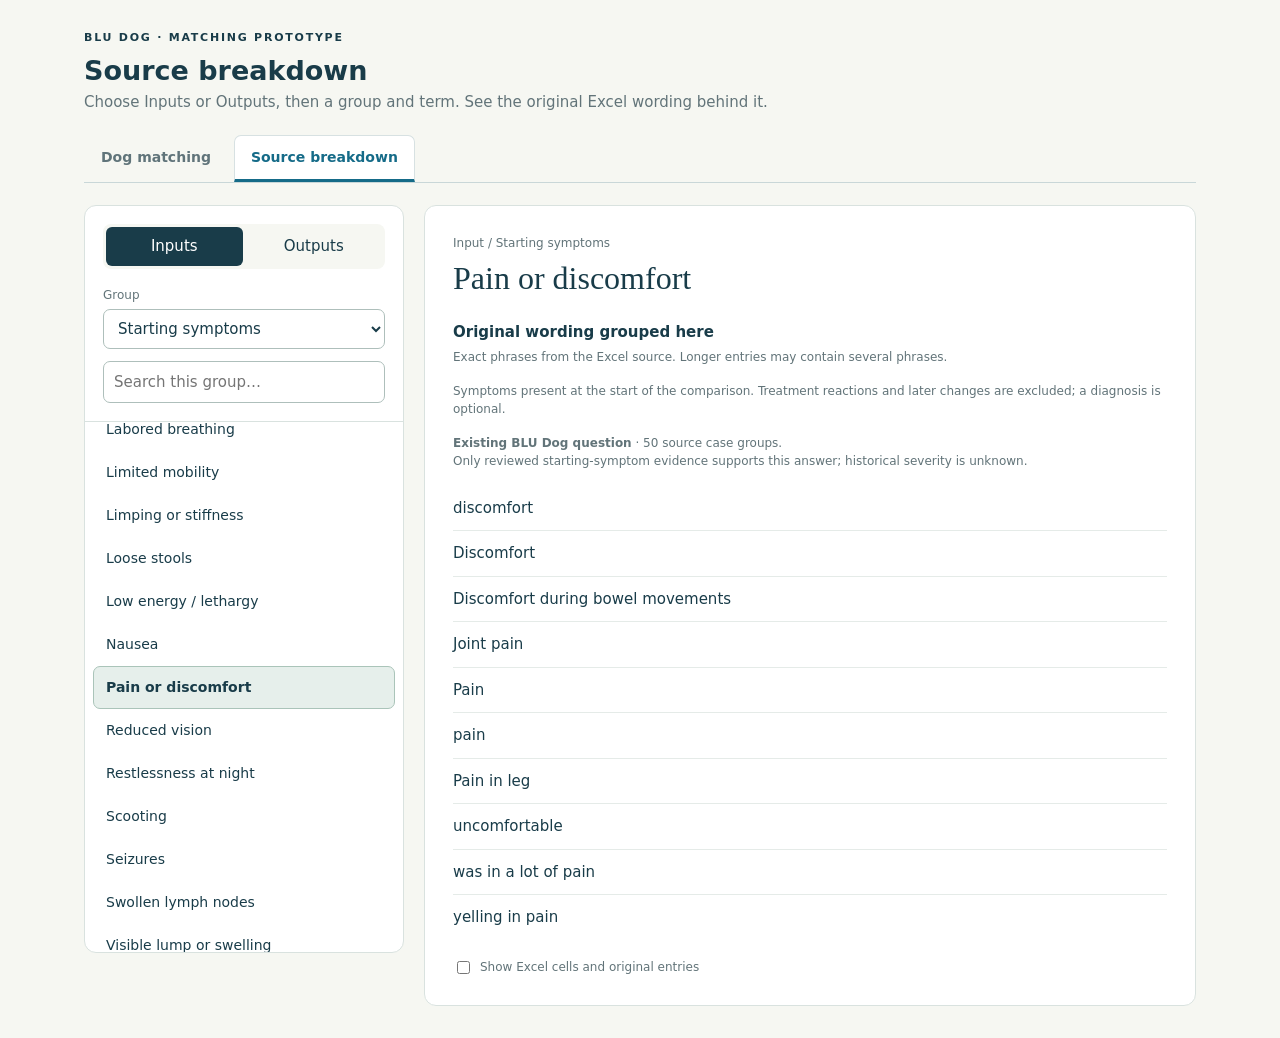
<file: index.html>
<!doctype html>
<html lang="en">
<head>
<meta charset="utf-8"><meta name="viewport" content="width=device-width,initial-scale=1">
<title>BLU Dog · Source breakdown</title><link rel="icon" href="data:,">
<style>
:root{--ink:#193c49;--muted:#627479;--line:#d9e2df;--paper:#f6f7f2;--selected:#e6efeb}
*{box-sizing:border-box}body{margin:0;background:var(--paper);color:var(--ink);font:15px/1.5 system-ui,sans-serif}
button,input,select,summary{font:inherit}button,summary{cursor:pointer}button{color:inherit}button:focus-visible,input:focus-visible,select:focus-visible,summary:focus-visible{outline:3px solid #b87f35;outline-offset:2px}
header{max-width:1160px;margin:auto;padding:30px 24px 22px}.brand{font-size:11px;font-weight:800;letter-spacing:.16em}
h1{font-size:27px;margin:8px 0 4px;line-height:1.2}header p{color:var(--muted);margin:0}
main{max-width:1160px;margin:0 auto 32px;padding:0 24px;display:grid;grid-template-columns:320px minmax(0,1fr);gap:20px;align-items:start}
.picker,.detail{background:white;border:1px solid var(--line);border-radius:12px;min-width:0}
.controls{padding:18px;border-bottom:1px solid var(--line)}.tabs{display:flex;background:var(--paper);border-radius:8px;padding:3px;margin-bottom:17px;gap:3px}
.tabs button{flex:1;border:0;background:transparent;border-radius:6px;padding:8px}.tabs button[aria-pressed=true]{background:var(--ink);color:white}
.controls label{display:block;font-size:12px;color:var(--muted);margin-bottom:5px}.controls select,.controls input{width:100%;border:1px solid #aebfbb;background:white;color:var(--ink);border-radius:7px;padding:9px 10px}
.controls input{margin-top:12px}.term-list{position:relative;padding:8px;max-height:calc(100vh - 370px);min-height:260px;overflow-y:auto;scrollbar-width:thin}
.term{display:block;width:100%;border:1px solid transparent;background:none;padding:10px 12px;border-radius:7px;text-align:left;font-size:14px;overflow-wrap:anywhere}
.term:hover{background:#f2f5f1}.term[aria-pressed=true]{background:var(--selected);border-color:#aac4b9;font-weight:650}.empty{padding:16px;color:var(--muted);font-size:14px}
.detail{padding:28px;position:sticky;top:20px}.breadcrumb{font-size:12px;color:var(--muted);margin:0 0 8px}
h2{font:32px/1.15 Georgia,serif;margin:0 0 24px;overflow-wrap:anywhere}h3{font-size:15px;margin:0 0 4px}
.hint{color:var(--muted);font-size:12px;margin:0 0 16px}.wordings{padding:0;margin:0;list-style:none}
.wording{padding:11px 0;border-bottom:1px solid #e5ebe8;overflow-wrap:anywhere;white-space:pre-wrap}.wording:last-child{border:0}
.source-toggle{display:flex;align-items:center;gap:7px;font-size:12px;color:var(--muted);margin:18px 0 0;cursor:pointer}.source-toggle input{accent-color:var(--ink)}
.sources{font-size:12px;color:var(--muted);padding-top:8px;white-space:normal}.sources p{margin:5px 0}.sources details{margin:7px 0}.sources summary{color:var(--ink)}
.original{white-space:pre-wrap;padding:10px;border-left:2px solid var(--line);margin:6px 0;overflow-wrap:anywhere}
.subgroups{border-top:1px solid var(--line);margin-top:20px;padding-top:16px}.subgroups p{font-size:12px;color:var(--muted);margin:0 0 7px}.subgroups button{background:var(--paper);border:1px solid var(--line);border-radius:6px;padding:6px 9px;font-size:12px;margin:4px 5px 0 0;text-align:left}
.footnote{font-size:12px;color:var(--muted);margin-top:22px}.mobile-back{display:none}
@media(max-width:720px){header{padding:22px 16px 18px}h1{font-size:24px}header p{font-size:14px}main{grid-template-columns:1fr;padding:0 16px}.detail{position:static;padding:22px}.term-list{max-height:280px;min-height:120px}.mobile-back{display:block;border:0;background:none;color:var(--muted);padding:0;margin-bottom:16px;font-size:12px}}
.review-tabs{display:flex;gap:6px;border-bottom:1px solid #c9d7d8;margin-top:22px}.review-tabs a{padding:11px 16px;border:1px solid transparent;border-bottom:3px solid transparent;border-radius:7px 7px 0 0;color:#60747a;text-decoration:none;font-size:14px;font-weight:650}.review-tabs a:hover{background:#edf2ee;color:#193c49}.review-tabs a[aria-current=page]{background:white;border-color:#d7e1e2;border-bottom-color:#156b88;color:#156b88}.review-tabs a:focus-visible{outline:3px solid #b87f35;outline-offset:2px}@media(max-width:520px){.review-tabs a{padding:10px 12px;font-size:13px}}
</style>
</head>
<body>
<header><div class="brand">BLU DOG · MATCHING PROTOTYPE</div><h1>Source breakdown</h1><p>Choose Inputs or Outputs, then a group and term. See the original Excel wording behind it.</p><nav class="review-tabs" aria-label="Review sections"><a href="./questionnaire.html">Dog matching</a><a href="./index.html" aria-current="page">Source breakdown</a></nav></header>
<main>
 <section class="picker" aria-label="Choose a grouped term">
  <div class="controls">
   <div class="tabs" aria-label="Input or output"><button data-side="inputs" aria-pressed="true">Inputs</button><button data-side="outputs" aria-pressed="false">Outputs</button></div>
   <label for="group">Group</label><select id="group"></select>
   <input id="search" type="search" aria-label="Search terms in this group" placeholder="Search this group…">
  </div>
  <div id="terms" class="term-list"></div>
 </section>
 <section id="detail" class="detail" aria-label="Original wording"></section>
</main>
<script id="grouping-data" type="application/json">{"inputs": [{"id": "input.diagnosis", "label": "Diagnosis", "members": ["diagnosis.source_abdominal", "diagnosis.source_acute_leukemia", "cancer.acute_lymphoblastic_leukemia", "cancer.adenocarcinoma", "diagnosis.source_anal_gland_adenocarcinoma", "diagnosis.source_anal_gland_carcinoma", "diagnosis.source_anal_gland_tumor", "diagnosis.source_anal_sac_carcinoma", "diagnosis.source_apocrine_gland_adenocarcinoma", "cancer.b_cell_lymphoma", "diagnosis.source_basal_cell_carcinoma", "diagnosis.source_basosquamous_carcinoma", "diagnosis.source_bladder", "diagnosis.source_breast", "cancer.any", "cancer.adrenal_unspecified", "cancer.anal_unspecified", "cancer.bone_unspecified", "cancer.brain_unspecified", "cancer.intestinal_unspecified", "cancer.liver_unspecified", "cancer.lung_unspecified", "cancer.stomach_unspecified", "cancer.carcinoma", "diagnosis.source_carotid_body_tumor", "diagnosis.source_chondrosarcoma", "diagnosis.source_colon", "diagnosis.source_colorectal", "diagnosis.source_cutaneous_plasmacytosis", "cancer.cutaneous_t_cell_lymphoma", "diagnosis.source_eye", "diagnosis.source_fatty_tumor", "diagnosis.source_fatty_tumors", "diagnosis.source_fibrosarcoma", "diagnosis.source_gastrointestinal_stromal_tumor", "cancer.glioma", "diagnosis.source_gum", "cancer.hemangiosarcoma", "diagnosis.source_hepatocellular_carcinoma", "diagnosis.source_histiocytic_sarcoma", "diagnosis.source_intestinal_lymphoma", "diagnosis.source_intramuscular_hemangiosarcoma", "diagnosis.source_large_b_cell_lymphoma", "diagnosis.source_large_cell_lymphoma", "diagnosis.source_large_gastric_histiocytic_sarcoma", "diagnosis.source_leiomyosarcoma", "cancer.leukemia", "diagnosis.source_lipoma", "diagnosis.source_lipomas", "diagnosis.source_lymphangiosarcoma", "cancer.lymphatic_leukemia", "diagnosis.source_lymphoblastic_lymphoma", "cancer.lymphoma", "diagnosis.source_malignant_melanoma", "diagnosis.source_mammary", "cancer.mast_cell_tumor", "diagnosis.source_medium_sarcoma", "cancer.melanoma", "diagnosis.source_mesothelioma", "diagnosis.source_multilobular_tumor_of_bone", "diagnosis.source_myelodysplasia_syndrome", "diagnosis.source_nasal", "diagnosis.source_nasal_adenocarcinoma", "diagnosis.source_nasal_sarcoma", "diagnosis.source_nicitans_gland_adenocarcinoma", "diagnosis.source_oral", "diagnosis.source_oral_melanoma", "diagnosis.source_oral_melanoma_spindle_cell", "diagnosis.source_osteoma", "cancer.osteosarcoma", "diagnosis.source_pancreatic", "diagnosis.source_pancreatic_adenocarcinoma", "diagnosis.source_peripheral_nerve_sheath_tumor", "diagnosis.source_plasmacytoma", "diagnosis.source_primary_mediastinal_t_cell_lymphoma", "diagnosis.source_prostate", "diagnosis.source_rectal", "diagnosis.source_renal_cell_carcinoma", "cancer.sarcoma_unspecified", "diagnosis.source_skin", "cancer.soft_tissue_sarcoma", "diagnosis.source_spindle_cell_carcinoma", "diagnosis.source_spindle_cell_sarcoma", "diagnosis.source_spine", "diagnosis.source_spleen", "diagnosis.source_squamous_cell_carcinoma", "diagnosis.source_subcutaneous_epithelial_lymphoma", "diagnosis.source_t_cell_lymphoma", "diagnosis.source_t_zone_lymphoma", "diagnosis.source_testicular", "diagnosis.source_throat", "diagnosis.source_thymoma", "diagnosis.source_thyroid", "diagnosis.source_thyroid_carcinoma", "cancer.transitional_cell_carcinoma"]}, {"id": "input.symptoms", "label": "Starting symptoms", "members": ["sign.anal_leakage", "sign.anxiety", "sign.appetite_loss", "sign.mouth_pain", "sign.bleeding_bruising", "sign.cough", "sign.diarrhea", "sign.difficulty_swallowing", "sign.urinary_difficulty", "sign.excessive_thirst", "sign.fever_infection", "sign.foot_chewing", "sign.frequent_urination", "sign.unwell", "sign.incontinence", "sign.inflammation", "sign.skin_irritation", "sign.breathing_difficulty", "sign.mobility_limited", "sign.limping_or_stiffness", "sign.loose_stools", "sign.low_energy", "sign.nausea", "sign.pain_or_discomfort", "sign.reduced_vision", "sign.night_restlessness", "sign.scooting", "sign.seizures", "sign.enlarged_lymph_nodes", "sign.lump_swelling", "sign.vomiting", "sign.weight_loss"], "note": "Symptoms present at the start of the comparison. Treatment reactions and later changes are excluded; a diagnosis is optional."}, {"id": "input.findings", "label": "Veterinary findings — not matched", "members": ["sign.liver_values_increasing"], "note": "Retained for source review. These are veterinary findings, not symptom inputs."}, {"id": "input.breed", "label": "Breed", "members": ["breed.source_airedale_terrier", "breed.alaskan_malamute", "breed.source_american_bulldog", "breed.source_american_pitbull_terrier", "breed.source_american_staffordshire_terrier", "breed.source_aussie", "breed.aussie_mix", "breed.source_australian_shepherd", "breed.source_australian_shepherd_mix", "breed.source_australian_shepherd_border_collie", "breed.source_basset_hound", "breed.source_basset_mix", "breed.source_basset_pitbull", "breed.source_basset_beagle", "breed.source_beabull", "breed.beagle", "breed.source_beagle_mix", "breed.source_beagle_golden_retriever", "breed.source_beauceron", "breed.source_belgian_sheepdog", "breed.source_belgian_shepherd_labrador_retriever_mix", "breed.source_bernese_mountain_dog", "breed.source_bichon", "breed.source_bichon_fris", "breed.source_boerboel_mastiff", "breed.border_collie", "breed.source_boston_terrier_brittany_spaniel_mix_with_some_pug", "breed.source_bouvier_des_flandres", "breed.source_boxer", "breed.source_boxer_mix", "breed.source_bull_mastiff", "breed.source_bull_terrier", "breed.source_bulldog", "breed.source_bully_mix", "breed.source_chihuahua", "breed.source_chihuahua_mix", "breed.source_chow_shar_pei_cross", "breed.source_cocker_spaniel", "breed.source_collie_mix", "breed.source_corgi", "breed.source_corsican", "breed.coton_de_tulear", "breed.source_crossbreed", "breed.dachshund", "breed.source_dalmatian", "breed.source_daschund_x_scottish_terrier", "breed.source_doberman", "breed.source_double_dapple_dashshund", "breed.source_doxie", "breed.source_english_bulldog", "breed.source_english_cocker_spaniel", "breed.source_english_pointer", "breed.source_english_sheepdog", "breed.source_flat_coated_retriever", "breed.source_french_bulldog", "breed.german_shepherd", "breed.source_german_shepherd_cross", "breed.source_german_shorthaired_pointer", "breed.source_glen_of_imaal_terrier", "breed.source_goldador_golden_retriever_labrador", "breed.source_golden_doodle", "breed.source_golden_lab", "breed.source_golden_retriever", "breed.source_golden_retriever_english_pointer", "breed.source_great_dane", "breed.source_great_pyrenees", "breed.greyhound", "breed.source_havanese_chihuahua", "breed.source_hawaiian_poi_dog", "breed.source_huskey", "breed.source_husky", "breed.source_husky_mix", "breed.source_husky_retriever_mix", "breed.source_husky_catahoula", "breed.source_italian_greyhound", "breed.source_jack_russell_terrier", "breed.source_jack_russell_pitbull_mix", "breed.source_kelpie", "breed.source_lab_dutch", "breed.source_lab_pitbull", "breed.source_lab_pit_mix", "breed.labrador_retriever", "breed.labrador_mix", "breed.source_lhasa_apso", "breed.source_maltese", "breed.maltese_shih_tzu_mix", "breed.source_mastiff", "breed.source_mastiff_mix", "breed.source_mini_schnauzer", "breed.source_miniature_pinscher", "breed.source_miniature_schnauzer", "breed.source_minpin", "breed.mixed_unspecified", "breed.source_mixed_breed", "breed.source_mutt_with_doberman_bulldog_and_husky_contributions", "breed.source_newfie_mix", "breed.source_old_english_sheepdog", "breed.source_papillon", "breed.source_part_lab", "breed.source_pit_bull_mix", "breed.source_pit_lab_mix", "breed.source_pitbull_mix", "breed.source_pitbull_shar_pei_mix", "breed.pitbull_unspecified", "breed.source_pom", "breed.source_pomeranian", "breed.source_poodle", "breed.poodle_mix", "breed.source_pug", "breed.pyrenees_unspecified", "breed.source_rat_terrier", "breed.source_retriever", "breed.source_retriever_mix", "breed.source_rhodesian_ridgeback", "breed.source_ridgeback", "breed.rottweiler", "breed.source_rottweiler_cross", "breed.source_schipperke", "breed.source_schnauzer", "breed.source_scottish_terrier", "breed.source_scotty", "breed.source_sheltie", "breed.source_shepherd", "breed.source_shepherd_boxer", "breed.source_shepherd_mix", "breed.source_shiba_inu", "breed.shih_tzu", "breed.source_siberian_husky", "breed.source_siberian_husky_wolf_mix", "breed.source_silky_terrier", "breed.source_st_bernard", "breed.source_staffordshire", "breed.source_staffordshire_bullheaded", "breed.source_staffordshire_terrier", "breed.source_standard_poodle", "breed.source_terrier", "breed.source_tibetan_terrier", "breed.source_toy_australian_shepherd", "breed.source_toy_fox_terrier", "breed.source_toy_terrier", "breed.west_highland_white_terrier", "breed.source_white_shepherd", "breed.source_wiener", "breed.source_yorkie", "breed.source_yorkshire_terrier"]}, {"id": "input.sex", "label": "Sex", "members": ["sex.female", "sex.male"]}, {"id": "input.age", "label": "Age at diagnosis", "members": ["value.age_diagnosis"]}, {"id": "input.weight", "label": "Weight", "members": ["value.weight"]}], "outputs": [{"id": "cat.plant", "label": "Plant therapeutics", "members": ["tx.apricot_seeds", "tx.bone_broth_turmeric", "tx.brady_senior", "tx.cannabis_oil", "tx.cannabis", "tx.cbd_feco", "tx.cbd_honey", "tx.cbd_nano_powder", "tx.cbd_oil", "tx.chinese_herbs", "tx.critical_immune_defense", "tx.curcumin", "tx.essiac", "tx.frankincense_copaiba_capsule", "tx.frankincense_oil", "tx.green_tea_extract", "tx.stasis_breaker", "tx.milk_thistle", "tx.slippery_elm", "tx.thc_butter", "tx.thc_feco", "tx.thc_oil", "tx.thc_tincture", "tx.thc_cbd_feco", "tx.thc_cbd_oil", "tx.thca_tincture", "tx.turmeric"], "parent": null}, {"id": "cat.cannabis", "label": "Cannabis therapeutics", "members": ["tx.brady_senior", "tx.cannabis_oil", "tx.cannabis", "tx.cbd_feco", "tx.cbd_honey", "tx.cbd_nano_powder", "tx.cbd_oil", "tx.thc_butter", "tx.thc_feco", "tx.thc_oil", "tx.thc_tincture", "tx.thc_cbd_feco", "tx.thc_cbd_oil", "tx.thca_tincture"], "parent": "cat.plant"}, {"id": "cat.botanical", "label": "Other botanical preparations", "members": ["tx.apricot_seeds", "tx.bone_broth_turmeric", "tx.chinese_herbs", "tx.critical_immune_defense", "tx.curcumin", "tx.essiac", "tx.frankincense_copaiba_capsule", "tx.frankincense_oil", "tx.green_tea_extract", "tx.stasis_breaker", "tx.milk_thistle", "tx.slippery_elm", "tx.turmeric"], "parent": "cat.plant"}, {"id": "cat.mushroom", "label": "Mushroom products", "members": ["tx.five_defender", "tx.critical_immune_defense", "tx.im_yunity", "tx.reishi", "tx.turkey_tail"], "parent": null}, {"id": "cat.medication", "label": "Medications and biologics", "members": ["tx.antibiotics", "tx.chemotherapy", "tx.chop", "tx.dexamethasone", "tx.doxycycline", "tx.elspar", "tx.fenbendazole", "tx.furosemide", "tx.gabapentin", "tx.ivermectin", "tx.keppra", "tx.meloxicam", "tx.pain_medication", "tx.panacur", "tx.phenobarbital", "tx.piroxicam", "tx.prednisone", "tx.steroids", "tx.tramadol"], "parent": null}, {"id": "cat.procedure", "label": "Procedures and physical therapies", "members": ["tx.acupuncture", "tx.amputation", "tx.exercise", "tx.laser", "tx.radiation", "tx.surgery"], "parent": null}, {"id": "cat.nutrition", "label": "Nutrition and supplements", "members": ["tx.hip_joint", "tx.bixby_powder", "tx.bone_broth_turmeric", "tx.calcium", "tx.critical_immune_defense", "tx.denamarin", "tx.diet_change", "tx.fiber", "tx.fish_oil", "tx.homemade_diet", "tx.krill_oil", "tx.omega_fatty_acids", "tx.rx_biotics", "tx.rx_canine_minerals", "tx.rx_essential_minerals", "tx.rx_mega_flex", "tx.rx_nutrigest", "tx.rx_vitamin_d3", "tx.rx_zyme", "tx.prebiotic_probiotic", "tx.probiotic", "tx.raw_diet", "tx.salmon_oil", "tx.serrapeptase", "tx.supplement_unspecified", "tx.vitamin_c", "tx.vitamins"], "parent": null}, {"id": "cat.other", "label": "Other reported approaches", "members": ["tx.health_kinesiology", "tx.reiki", "tx.rife"], "parent": null}, {"id": "cat.unclassified", "label": "Unclassified reported products", "members": ["tx.espar"], "parent": null}], "labels": {"diagnosis.source_lipomas": "Lipomas (source label)", "breed.source_golden_lab": "Golden Lab", "diagnosis.source_leiomyosarcoma": "Leiomyosarcoma (source label)", "diagnosis.source_nasal_sarcoma": "Nasal sarcoma (source label)", "breed.source_basset_beagle": "Basset/Beagle", "breed.source_beauceron": "Beauceron", "tx.thc_oil": "THC oil", "diagnosis.source_nicitans_gland_adenocarcinoma": "Nicitans Gland Adenocarcinoma (source label)", "breed.source_australian_shepherd": "Australian Shepherd", "diagnosis.source_thymoma": "Thymoma (source label)", "diagnosis.source_large_gastric_histiocytic_sarcoma": "Large gastric histiocytic sarcoma (source label)", "breed.source_doxie": "Doxie", "diagnosis.source_spleen": "Spleen (source label)", "tx.chinese_herbs": "Chinese herbs; formulation unspecified", "diagnosis.source_peripheral_nerve_sheath_tumor": "Peripheral nerve sheath tumor (source label)", "tx.rx_nutrigest": "Pets RX Nutrigest", "breed.source_chow_shar_pei_cross": "Chow/Shar-pei cross", "breed.maltese_shih_tzu_mix": "Maltese/Shih Tzu mix", "breed.source_minpin": "Minpin", "diagnosis.source_lymphangiosarcoma": "Lymphangiosarcoma (source label)", "diagnosis.source_cutaneous_plasmacytosis": "Cutaneous plasmacytosis (source label)", "diagnosis.source_squamous_cell_carcinoma": "Squamous cell carcinoma (source label)", "tx.critical_immune_defense": "Critical Immune Defense", "tx.homemade_diet": "Homemade diet", "tx.rx_zyme": "Pets RX Zyme", "sign.inflammation": "Inflammation", "breed.source_maltese": "Maltese", "breed.source_american_bulldog": "American bulldog", "breed.source_bernese_mountain_dog": "Bernese Mountain Dog", "diagnosis.source_chondrosarcoma": "Chondrosarcoma (source label)", "breed.source_airedale_terrier": "Airedale Terrier", "tx.panacur": "Panacur; formulation unspecified", "tx.fish_oil": "Fish oil", "breed.source_australian_shepherd_mix": "Australian Shepherd Mix", "breed.source_silky_terrier": "Silky Terrier", "diagnosis.source_bladder": "Bladder (source label)", "breed.source_golden_retriever": "Golden Retriever", "breed.source_rat_terrier": "Rat terrier", "tx.cbd_oil": "CBD oil", "sign.breathing_difficulty": "Labored breathing", "breed.source_pitbull_shar_pei_mix": "Pitbull/Shar pei mix", "tx.green_tea_extract": "Green tea extract", "tx.thc_tincture": "THC tincture", "breed.labrador_retriever": "Labrador Retriever", "tx.radiation": "Radiation therapy", "tx.hip_joint": "Advanced Hip & Joint supplement; composition unverified", "breed.mixed_unspecified": "Mixed breed; ancestry unspecified", "breed.source_bull_terrier": "Bull Terrier", "breed.source_american_pitbull_terrier": "American Pitbull Terrier", "breed.source_poodle": "Poodle", "breed.source_yorkie": "Yorkie", "breed.source_husky_catahoula": "Husky/Catahoula", "breed.beagle": "Beagle", "cancer.carcinoma": "Carcinoma", "sign.urinary_difficulty": "Difficulty urinating", "sign.scooting": "Scooting", "sign.pain_or_discomfort": "Pain or discomfort", "diagnosis.source_oral_melanoma_spindle_cell": "Oral melanoma spindle cell (source label)", "breed.poodle_mix": "Poodle mix", "tx.diet_change": "Diet change; details retained in source", "tx.chop": "CHOP chemotherapy; components not expanded", "cancer.lung_unspecified": "Cancer involving lung; histology unspecified", "diagnosis.source_gum": "Gum (source label)", "breed.source_french_bulldog": "French bulldog", "tx.bone_broth_turmeric": "Bone broth powder with turmeric", "tx.reishi": "Reishi", "cancer.transitional_cell_carcinoma": "Transitional cell carcinoma", "diagnosis.source_thyroid_carcinoma": "Thyroid carcinoma (source label)", "cancer.stomach_unspecified": "Cancer involving stomach; histology unspecified", "diagnosis.source_fibrosarcoma": "Fibrosarcoma (source label)", "sign.anxiety": "Anxiety", "breed.source_flat_coated_retriever": "Flat-Coated Retriever", "breed.west_highland_white_terrier": "West Highland White Terrier", "breed.source_glen_of_imaal_terrier": "Glen of Imaal Terrier", "sign.mobility_limited": "Limited mobility", "breed.source_american_staffordshire_terrier": "American Staffordshire Terrier", "diagnosis.source_gastrointestinal_stromal_tumor": "Gastrointestinal Stromal Tumor (source label)", "breed.source_basset_hound": "Basset Hound", "breed.source_retriever": "Retriever", "tx.cbd_honey": "CBD honey", "tx.keppra": "Keppra", "breed.source_pitbull_mix": "Pitbull mix", "tx.frankincense_oil": "Frankincense oil", "cancer.osteosarcoma": "Osteosarcoma", "breed.source_staffordshire_terrier": "Staffordshire Terrier", "diagnosis.source_colorectal": "Colorectal (source label)", "breed.source_golden_doodle": "Golden Doodle", "tx.fenbendazole": "Fenbendazole", "sign.liver_values_increasing": "Rising liver lab values", "cancer.lymphoma": "Lymphoma", "breed.source_mutt_with_doberman_bulldog_and_husky_contributions": "Mutt (with Doberman, bulldog, and husky contributions)", "tx.prebiotic_probiotic": "Prebiotic/probiotic preparation; formulation unresolved", "tx.reiki": "Reiki; reported approach", "breed.source_basset_mix": "Basset mix", "tx.chemotherapy": "Chemotherapy; regimen unspecified", "tx.im_yunity": "I’m-Yunity; historical formulation unspecified", "breed.source_german_shepherd_cross": "German Shepherd cross", "breed.source_corgi": "Corgi", "cancer.leukemia": "Leukemia", "diagnosis.source_malignant_melanoma": "Malignant melanoma (source label)", "sign.loose_stools": "Loose stools", "sign.mouth_pain": "Bad breath / mouth pain", "breed.source_havanese_chihuahua": "Havanese/Chihuahua.", "diagnosis.source_apocrine_gland_adenocarcinoma": "Apocrine gland adenocarcinoma (source label)", "tx.brady_senior": "Brady’s Senior Formula; formulation unverified", "breed.rottweiler": "Rottweiler", "tx.rx_essential_minerals": "Pets RX Essential Minerals", "breed.source_chihuahua_mix": "Chihuahua mix", "diagnosis.source_lipoma": "Lipoma (source label)", "cancer.adrenal_unspecified": "Cancer involving adrenal gland; histology unspecified", "cancer.hemangiosarcoma": "Hemangiosarcoma", "breed.dachshund": "Dachshund", "sign.fever_infection": "Fever or infection episodes", "tx.probiotic": "Probiotics; unspecified", "breed.source_scotty": "Scotty", "breed.source_english_bulldog": "English Bulldog", "breed.source_goldador_golden_retriever_labrador": "Goldador (Golden Retriever + Labrador)", "tx.gabapentin": "Gabapentin", "tx.salmon_oil": "Salmon oil", "sex.female": "Female", "cancer.adenocarcinoma": "Adenocarcinoma", "breed.source_english_pointer": "English Pointer", "tx.amputation": "Amputation", "breed.source_rottweiler_cross": "Rottweiler-cross", "tx.acupuncture": "Acupuncture", "breed.source_beabull": "Beabull", "breed.source_jack_russell_pitbull_mix": "Jack Russell/Pitbull mix", "tx.thc_butter": "THC butter", "cancer.acute_lymphoblastic_leukemia": "Acute lymphoblastic leukemia", "breed.source_boerboel_mastiff": "Boerboel Mastiff", "tx.raw_diet": "Raw diet", "tx.rx_mega_flex": "Pets RX Mega Flex", "breed.source_lhasa_apso": "Lhasa Apso", "sign.foot_chewing": "Foot chewing", "diagnosis.source_plasmacytoma": "Plasmacytoma (source label)", "cancer.bone_unspecified": "Cancer involving bone; histology unspecified", "sign.bleeding_bruising": "Bleeding or bruising", "breed.source_chihuahua": "Chihuahua", "tx.rx_canine_minerals": "Pets RX Canine Minerals", "breed.source_mastiff_mix": "Mastiff mix", "diagnosis.source_oral": "Oral (source label)", "breed.german_shepherd": "German Shepherd", "diagnosis.source_abdominal": "Abdominal (source label)", "breed.source_lab_dutch": "Lab Dutch", "breed.coton_de_tulear": "Coton de Tulear", "tx.meloxicam": "Meloxicam", "breed.source_pit_bull_mix": "Pit Bull mix", "tx.rx_biotics": "Pets RX Biotics", "tx.dexamethasone": "Dexamethasone", "tx.cannabis_oil": "Cannabis oil; composition unspecified", "cancer.glioma": "Glioma", "diagnosis.source_prostate": "Prostate (source label)", "breed.source_mastiff": "Mastiff", "sign.frequent_urination": "Frequent urination", "diagnosis.source_rectal": "Rectal (source label)", "breed.shih_tzu": "Shih Tzu", "breed.source_collie_mix": "Collie mix", "tx.vitamin_c": "Vitamin C", "breed.source_daschund_x_scottish_terrier": "Daschund x Scottish Terrier", "breed.source_schipperke": "Schipperke", "breed.alaskan_malamute": "Alaskan Malamute", "diagnosis.source_nasal_adenocarcinoma": "Nasal adenocarcinoma (source label)", "breed.border_collie": "Border Collie", "diagnosis.source_mesothelioma": "Mesothelioma (source label)", "sign.cough": "Coughing", "breed.source_doberman": "Doberman", "breed.source_shiba_inu": "Shiba Inu", "breed.aussie_mix": "Aussie mix; expansion unresolved", "breed.greyhound": "Greyhound", "tx.stasis_breaker": "Jing Tang Stasis Breaker; historical formulation unspecified", "breed.source_double_dapple_dashshund": "Double Dapple Dashshund", "breed.source_jack_russell_terrier": "Jack Russell Terrier", "tx.espar": "E-spar injections; exact product unresolved", "tx.calcium": "Calcium", "breed.source_miniature_schnauzer": "Miniature Schnauzer", "cancer.soft_tissue_sarcoma": "Soft tissue sarcoma", "value.weight": "Body weight", "diagnosis.source_subcutaneous_epithelial_lymphoma": "Subcutaneous epithelial lymphoma (source label)", "breed.source_australian_shepherd_border_collie": "Australian Shepherd/Border Collie", "breed.source_ridgeback": "Ridgeback", "tx.serrapeptase": "Serrapeptase", "diagnosis.source_primary_mediastinal_t_cell_lymphoma": "Primary Mediastinal T-Cell Lymphoma (source label)", "diagnosis.source_medium_sarcoma": "Medium sarcoma (source label)", "breed.source_rhodesian_ridgeback": "Rhodesian Ridgeback", "breed.source_hawaiian_poi_dog": "Hawaiian Poi Dog", "sign.nausea": "Nausea", "breed.source_husky_retriever_mix": "Husky Retriever mix", "breed.source_bulldog": "Bulldog", "breed.source_italian_greyhound": "Italian Greyhound", "breed.source_shepherd_boxer": "Shepherd Boxer", "tx.antibiotics": "Antibiotics; unspecified", "diagnosis.source_anal_gland_carcinoma": "Anal gland carcinoma (source label)", "tx.thca_tincture": "THCA tincture", "sign.appetite_loss": "Appetite loss", "tx.frankincense_copaiba_capsule": "Frankincense and copaiba oils combined in capsule", "tx.bixby_powder": "Bixby Immunity powder; composition unverified", "tx.krill_oil": "Krill oil", "tx.turmeric": "Turmeric", "breed.pyrenees_unspecified": "Pyrenees; breed unresolved", "cancer.anal_unspecified": "Cancer involving anal region; histology unspecified", "diagnosis.source_pancreatic": "Pancreatic (source label)", "tx.surgery": "Surgery; details retained in source", "tx.doxycycline": "Doxycycline", "breed.source_boxer_mix": "Boxer Mix", "tx.cbd_feco": "CBD FECO", "breed.source_bully_mix": "Bully mix", "cancer.liver_unspecified": "Cancer involving liver; histology unspecified", "breed.source_beagle_golden_retriever": "Beagle/Golden Retriever", "diagnosis.source_myelodysplasia_syndrome": "Myelodysplasia Syndrome (source label)", "breed.source_cocker_spaniel": "Cocker Spaniel", "diagnosis.source_osteoma": "Osteoma (source label)", "tx.curcumin": "Curcumin", "breed.source_old_english_sheepdog": "Old English Sheepdog", "diagnosis.source_t_zone_lymphoma": "T-zone lymphoma (source label)", "diagnosis.source_fatty_tumor": "Fatty tumor (source label)", "diagnosis.source_intramuscular_hemangiosarcoma": "Intramuscular hemangiosarcoma (source label)", "sign.diarrhea": "Diarrhea", "breed.source_toy_australian_shepherd": "Toy Australian Shepherd", "breed.pitbull_unspecified": "Pitbull; type unspecified", "tx.turkey_tail": "Turkey tail", "diagnosis.source_testicular": "Testicular (source label)", "tx.exercise": "Exercise", "cancer.intestinal_unspecified": "Cancer involving intestine; histology unspecified", "sign.weight_loss": "Weight loss", "cancer.b_cell_lymphoma": "B-cell lymphoma", "breed.source_schnauzer": "Schnauzer", "diagnosis.source_eye": "Eye (source label)", "sign.enlarged_lymph_nodes": "Swollen lymph nodes", "diagnosis.source_spindle_cell_sarcoma": "Spindle cell sarcoma (source label)", "breed.source_siberian_husky": "Siberian Husky", "breed.source_crossbreed": "Crossbreed", "tx.laser": "Laser therapy; unspecified", "breed.source_english_sheepdog": "English Sheepdog", "cancer.sarcoma_unspecified": "Sarcoma", "diagnosis.source_anal_gland_tumor": "Anal Gland Tumor (source label)", "breed.source_great_dane": "Great Dane", "diagnosis.source_acute_leukemia": "Acute leukemia (source label)", "tx.milk_thistle": "Milk thistle", "cancer.brain_unspecified": "Cancer involving brain; histology unspecified", "tx.prednisone": "Prednisone", "sign.anal_leakage": "Anal leakage", "tx.steroids": "Steroids; unspecified", "diagnosis.source_large_cell_lymphoma": "Large cell lymphoma (source label)", "breed.source_lab_pitbull": "Lab Pitbull", "sign.low_energy": "Low energy / lethargy", "tx.phenobarbital": "Phenobarbital", "breed.source_retriever_mix": "Retriever Mix", "sign.skin_irritation": "Itching or skin irritation", "sign.excessive_thirst": "Excessive thirst", "diagnosis.source_lymphoblastic_lymphoma": "Lymphoblastic lymphoma (source label)", "tx.rx_vitamin_d3": "Pets RX Vitamin D3", "breed.source_standard_poodle": "Standard Poodle", "tx.fiber": "Fiber; preparation unspecified", "breed.source_basset_pitbull": "Basset Pitbull", "tx.elspar": "Elspar", "breed.source_bouvier_des_flandres": "Bouvier des Flandres", "diagnosis.source_pancreatic_adenocarcinoma": "Pancreatic adenocarcinoma (source label)", "breed.source_st_bernard": "St. Bernard", "breed.source_huskey": "Huskey", "breed.source_kelpie": "Kelpie", "value.age_diagnosis": "Age at diagnosis", "breed.source_wiener": "Wiener", "breed.source_boxer": "Boxer", "breed.source_shepherd_mix": "Shepherd Mix", "tx.piroxicam": "Piroxicam", "tx.health_kinesiology": "Health kinesiology; reported approach", "diagnosis.source_hepatocellular_carcinoma": "Hepatocellular carcinoma (source label)", "diagnosis.source_nasal": "Nasal (source label)", "breed.source_pug": "Pug", "tx.five_defender": "5 Defender Mushrooms; brand unresolved", "breed.source_toy_fox_terrier": "Toy Fox Terrier", "tx.rife": "Rife frequency; reported approach", "breed.source_english_cocker_spaniel": "English Cocker Spaniel", "diagnosis.source_mammary": "Mammary (source label)", "cancer.mast_cell_tumor": "Mast cell tumor", "breed.source_scottish_terrier": "Scottish Terrier", "breed.source_husky": "Husky", "tx.omega_fatty_acids": "Omega fatty acids; preparation unspecified", "breed.source_shepherd": "Shepherd", "tx.slippery_elm": "Slippery elm", "breed.source_german_shorthaired_pointer": "German Shorthaired Pointer", "breed.source_husky_mix": "Husky Mix", "breed.source_dalmatian": "Dalmatian", "breed.source_toy_terrier": "Toy Terrier", "breed.source_bichon_fris": "Bichon Frisé", "breed.source_sheltie": "Sheltie", "breed.source_white_shepherd": "White Shepherd", "tx.cannabis": "Cannabis; product unspecified", "diagnosis.source_breast": "Breast (source label)", "breed.labrador_mix": "Labrador Retriever mix", "tx.pain_medication": "Pain medication; unspecified", "diagnosis.source_intestinal_lymphoma": "Intestinal lymphoma (source label)", "diagnosis.source_basal_cell_carcinoma": "Basal cell carcinoma (source label)", "breed.source_belgian_shepherd_labrador_retriever_mix": "Belgian Shepherd/Labrador Retriever mix", "breed.source_part_lab": "Part Lab", "breed.source_papillon": "Papillon", "diagnosis.source_t_cell_lymphoma": "T-cell Lymphoma (source label)", "breed.source_lab_pit_mix": "Lab/Pit mix", "breed.source_newfie_mix": "Newfie mix", "breed.source_pomeranian": "Pomeranian", "diagnosis.source_multilobular_tumor_of_bone": "Multilobular Tumor of Bone (source label)", "tx.denamarin": "Denamarin; variant unspecified", "diagnosis.source_throat": "Throat (source label)", "breed.source_yorkshire_terrier": "Yorkshire Terrier", "breed.source_bull_mastiff": "Bull Mastiff", "tx.cbd_nano_powder": "CBD nano-powder", "sign.reduced_vision": "Reduced vision", "breed.source_aussie": "Aussie", "sign.unwell": "Generally unwell", "sign.incontinence": "Incontinence", "diagnosis.source_thyroid": "Thyroid (source label)", "sex.male": "Male", "diagnosis.source_basosquamous_carcinoma": "Basosquamous carcinoma (source label)", "breed.source_bichon": "Bichon", "breed.source_pom": "Pom", "breed.source_terrier": "Terrier", "tx.essiac": "Essiac tea; ingredients not listed", "diagnosis.source_spine": "Spine (source label)", "cancer.cutaneous_t_cell_lymphoma": "Cutaneous T-cell lymphoma", "breed.source_great_pyrenees": "Great Pyrenees", "tx.furosemide": "Furosemide", "diagnosis.source_fatty_tumors": "Fatty tumors (source label)", "diagnosis.source_carotid_body_tumor": "Carotid body tumor (source label)", "breed.source_corsican": "Corsican", "diagnosis.source_skin": "Skin (source label)", "tx.thc_feco": "THC FECO", "tx.tramadol": "Tramadol", "diagnosis.source_large_b_cell_lymphoma": "Large B-Cell Lymphoma (source label)", "cancer.melanoma": "Melanoma", "breed.source_beagle_mix": "Beagle Mix", "diagnosis.source_anal_gland_adenocarcinoma": "Anal gland adenocarcinoma (source label)", "cancer.lymphatic_leukemia": "Lymphatic leukemia; source wording", "breed.source_staffordshire": "Staffordshire", "tx.supplement_unspecified": "Supplement; unspecified", "diagnosis.source_spindle_cell_carcinoma": "Spindle cell carcinoma (source label)", "breed.source_pit_lab_mix": "Pit/Lab Mix", "sign.seizures": "Seizures", "sign.limping_or_stiffness": "Limping or stiffness", "diagnosis.source_histiocytic_sarcoma": "Histiocytic sarcoma (source label)", "tx.apricot_seeds": "Apricot seeds", "tx.ivermectin": "Ivermectin", "breed.source_miniature_pinscher": "Miniature Pinscher", "breed.source_mini_schnauzer": "Mini Schnauzer", "breed.source_mixed_breed": "Mixed-breed", "tx.thc_cbd_feco": "THC/CBD FECO", "diagnosis.source_oral_melanoma": "Oral Melanoma (source label)", "sign.lump_swelling": "Visible lump or swelling", "breed.source_golden_retriever_english_pointer": "Golden Retriever/English Pointer", "breed.source_boston_terrier_brittany_spaniel_mix_with_some_pug": "Boston Terrier/Brittany Spaniel Mix (with some pug)", "sign.vomiting": "Vomiting", "sign.night_restlessness": "Restlessness at night", "tx.vitamins": "Vitamins; unspecified", "diagnosis.source_anal_sac_carcinoma": "Anal sac carcinoma (source label)", "diagnosis.source_renal_cell_carcinoma": "Renal cell carcinoma (source label)", "cancer.any": "Cancer", "breed.source_staffordshire_bullheaded": "Staffordshire Bullheaded", "breed.source_belgian_sheepdog": "Belgian Sheepdog", "breed.source_tibetan_terrier": "Tibetan Terrier", "diagnosis.source_colon": "Colon (source label)", "breed.source_siberian_husky_wolf_mix": "Siberian Husky/Wolf mix", "tx.thc_cbd_oil": "THC/CBD oil", "sign.difficulty_swallowing": "Difficulty swallowing"}, "input_meta": {"sign.pain_or_discomfort": {"source": "existing_platform", "count": 50, "note": "Only reviewed starting-symptom evidence supports this answer; historical severity is unknown.", "deferred": false, "kind": "symptom"}, "sign.limping_or_stiffness": {"source": "existing_platform", "count": 17, "note": "Only reviewed starting-symptom evidence supports this answer; historical severity is unknown.", "deferred": false, "kind": "symptom"}, "sign.low_energy": {"source": "existing_platform", "count": 50, "note": "Only reviewed starting-symptom evidence supports this answer; historical severity is unknown.", "deferred": false, "kind": "symptom"}, "sign.appetite_loss": {"source": "existing_platform", "count": 58, "note": "Only reviewed starting-symptom evidence supports this answer; historical severity is unknown.", "deferred": false, "kind": "symptom"}, "sign.weight_loss": {"source": "existing_platform", "count": 30, "note": "Only reviewed starting-symptom evidence supports this answer; historical severity is unknown.", "deferred": false, "kind": "symptom"}, "sign.vomiting": {"source": "existing_platform", "count": 8, "note": "Only reviewed starting-symptom evidence supports this answer; historical severity is unknown.", "deferred": false, "kind": "symptom"}, "sign.diarrhea": {"source": "existing_platform", "count": 17, "note": "Poop-app input is deferred until database integration.", "deferred": true, "kind": "symptom"}, "sign.constipation": {"source": "existing_platform", "count": 0, "note": "Only reviewed starting-symptom evidence supports this answer; historical severity is unknown.", "deferred": false, "kind": "symptom"}, "sign.excessive_thirst": {"source": "existing_platform", "count": 5, "note": "Only reviewed starting-symptom evidence supports this answer; historical severity is unknown.", "deferred": false, "kind": "symptom"}, "sign.cough": {"source": "existing_platform", "count": 13, "note": "Only reviewed starting-symptom evidence supports this answer; historical severity is unknown.", "deferred": false, "kind": "symptom"}, "sign.breathing_difficulty": {"source": "existing_platform", "count": 16, "note": "Only reviewed starting-symptom evidence supports this answer; historical severity is unknown.", "deferred": false, "kind": "symptom"}, "sign.skin_irritation": {"source": "existing_platform", "count": 7, "note": "Only reviewed starting-symptom evidence supports this answer; historical severity is unknown.", "deferred": false, "kind": "symptom"}, "sign.ear_discomfort": {"source": "existing_platform", "count": 0, "note": "Only reviewed starting-symptom evidence supports this answer; historical severity is unknown.", "deferred": false, "kind": "symptom"}, "sign.mouth_pain": {"source": "existing_platform", "count": 1, "note": "Only reviewed starting-symptom evidence supports this answer; historical severity is unknown.", "deferred": false, "kind": "symptom"}, "sign.night_restlessness": {"source": "existing_platform", "count": 1, "note": "Only reviewed starting-symptom evidence supports this answer; historical severity is unknown.", "deferred": false, "kind": "symptom"}, "sign.anxiety": {"source": "existing_platform", "count": 5, "note": "Only reviewed starting-symptom evidence supports this answer; historical severity is unknown.", "deferred": false, "kind": "symptom"}, "sign.confusion": {"source": "existing_platform", "count": 0, "note": "Only reviewed starting-symptom evidence supports this answer; historical severity is unknown.", "deferred": false, "kind": "symptom"}, "sign.incontinence": {"source": "existing_platform", "count": 7, "note": "Only reviewed starting-symptom evidence supports this answer; historical severity is unknown.", "deferred": false, "kind": "symptom"}, "sign.seizures": {"source": "existing_platform", "count": 21, "note": "Only reviewed starting-symptom evidence supports this answer; historical severity is unknown.", "deferred": false, "kind": "symptom"}, "sign.lump_swelling": {"source": "existing_platform", "count": 28, "note": "Only reviewed starting-symptom evidence supports this answer; historical severity is unknown.", "deferred": false, "kind": "symptom"}, "sign.nausea_after_treatment": {"source": "existing_platform", "count": 0, "note": "Reserved for a later check-in linked to the treatment; excluded from initial matching.", "deferred": false, "kind": "symptom"}, "sign.mouth_sores": {"source": "existing_platform", "count": 0, "note": "Only reviewed starting-symptom evidence supports this answer; historical severity is unknown.", "deferred": false, "kind": "symptom"}, "sign.fatigue_after_chemo": {"source": "existing_platform", "count": 0, "note": "Reserved for a later check-in linked to the treatment; excluded from initial matching.", "deferred": false, "kind": "symptom"}, "sign.bleeding_bruising": {"source": "existing_platform", "count": 31, "note": "Only reviewed starting-symptom evidence supports this answer; historical severity is unknown.", "deferred": false, "kind": "symptom"}, "sign.fever_infection": {"source": "existing_platform", "count": 8, "note": "Only reviewed starting-symptom evidence supports this answer; historical severity is unknown.", "deferred": false, "kind": "symptom"}, "sign.enlarged_lymph_nodes": {"source": "existing_platform", "count": 32, "note": "Only reviewed starting-symptom evidence supports this answer; historical severity is unknown.", "deferred": false, "kind": "symptom"}, "sign.difficulty_swallowing": {"source": "existing_platform", "count": 1, "note": "Only reviewed starting-symptom evidence supports this answer; historical severity is unknown.", "deferred": false, "kind": "symptom"}, "sign.mobility_limited": {"source": "proposed_question", "count": 33, "note": "Limited mobility does not establish limping or stiffness; keep this separate.", "deferred": false, "kind": "symptom"}, "sign.anal_leakage": {"source": "proposed_question", "count": 1, "note": "The source does not identify what leaked; do not equate this with fecal incontinence.", "deferred": false, "kind": "symptom"}, "sign.foot_chewing": {"source": "proposed_question", "count": 2, "note": "Chewing alone does not establish itching.", "deferred": false, "kind": "symptom"}, "sign.inflammation": {"source": "proposed_question", "count": 7, "note": "Location unspecified; do not infer skin or joint disease.", "deferred": false, "kind": "symptom"}, "sign.liver_values_increasing": {"source": "proposed_question", "count": 1, "note": "Veterinary laboratory finding retained for source review; excluded from symptom matching.", "deferred": false, "kind": "finding"}, "sign.scooting": {"source": "proposed_question", "count": 2, "note": "Dragging the bottom; do not infer itching or pain.", "deferred": false, "kind": "symptom"}, "sign.unwell": {"source": "proposed_question", "count": 11, "note": "Nonspecific report; no particular symptom is inferred.", "deferred": false, "kind": "symptom"}, "sign.urinary_difficulty": {"source": "proposed_question", "count": 3, "note": "Straining or difficulty passing urine is distinct from incontinence.", "deferred": false, "kind": "symptom"}, "sign.frequent_urination": {"source": "proposed_question", "count": 3, "note": "Frequency does not establish leakage or excessive thirst.", "deferred": false, "kind": "symptom"}, "sign.nausea": {"source": "proposed_question", "count": 3, "note": "The source cancer-symptom column does not establish that nausea followed treatment.", "deferred": false, "kind": "symptom"}, "sign.loose_stools": {"source": "proposed_question", "count": 4, "note": "Poop-app input is deferred; do not equate every loose stool with diarrhea.", "deferred": true, "kind": "symptom"}, "sign.reduced_vision": {"source": "proposed_question", "count": 1, "note": "Poor vision in the comorbidity field is an existing sign; it does not establish blindness or a cancer cause.", "deferred": false, "kind": "symptom"}}, "evidence": {"diagnosis.source_lipomas": [{"text": "Lipomas", "cells": ["S533", "S535", "S544"]}], "breed.source_golden_lab": [{"text": "Golden Lab", "cells": ["Q610"]}], "diagnosis.source_leiomyosarcoma": [{"text": "Leiomyosarcoma", "cells": ["S636"]}], "diagnosis.source_nasal_sarcoma": [{"text": "Nasal sarcoma", "cells": ["T231"]}], "breed.source_basset_beagle": [{"text": "Basset/Beagle", "cells": ["Q501"]}], "breed.source_beauceron": [{"text": "Beauceron", "cells": ["Q235"]}], "tx.thc_oil": [{"text": "THC oil", "cells": ["AG7", "AG12", "AG21", "AG39", "AG47", "AG54", "AG62", "AG66", "AG67", "AG68", "AG69", "AG71", "AG72", "AG73", "AG77", "AG81", "AG83", "AG85", "AG86", "AG88", "AG92", "AG95", "AG96", "AG104", "AG105", "AG113", "AG116", "AG119", "AG121", "AG123", "AG124", "AG125", "AG126", "AG127", "AG128", "AG131", "AG132", "AG145", "AG151", "AG154", "AG157", "AG163", "AG169", "AG183", "AG185", "AG188", "AG195", "AG197", "AG198", "AG199", "AG202", "AG214", "AG215", "AG221", "AG229", "AG235", "AG236", "AG237", "AG238", "AG239", "AG240", "AG242", "AG244", "AG245", "AG253", "AG258", "AG260", "AG266", "AG289", "AG293", "AG299", "AG300", "AG301", "AG305", "AG316", "AG323", "AG338", "AG339", "AG345", "AG350", "AG351", "AG355", "AG357", "AG361", "AG362", "AG364", "AG675"]}, {"text": "THC oil (glycerin)", "cells": ["AG4"]}, {"text": "THC oil (indica, 30mg/mL THC)", "cells": ["AG22"]}, {"text": "THC oil (sativa, 30mg/mL THC)", "cells": ["AG22"]}], "diagnosis.source_nicitans_gland_adenocarcinoma": [{"text": "Nicitans Gland Adenocarcinoma", "cells": ["S633"]}], "breed.source_australian_shepherd": [{"text": "Australian Shepherd", "cells": ["Q65", "Q505", "Q520"]}], "diagnosis.source_thymoma": [{"text": "Thymoma", "cells": ["S673"]}], "diagnosis.source_large_gastric_histiocytic_sarcoma": [{"text": "Large gastric histiocytic sarcoma", "cells": ["S441"]}], "breed.source_doxie": [{"text": "Doxie", "cells": ["Q194"]}], "diagnosis.source_spleen": [{"text": "Spleen", "cells": ["S328", "S329", "S461"]}, {"text": "Spleen (may have been or was similar to hemangiosarcoma)", "cells": ["S476"]}], "tx.chinese_herbs": [{"text": "Chinese herbs", "cells": ["AE5", "AE66", "AE243", "AE262", "AE330"]}, {"text": "Chinese Herbs", "cells": ["AE422", "AE592"]}], "diagnosis.source_peripheral_nerve_sheath_tumor": [{"text": "Peripheral nerve sheath tumor", "cells": ["S434"]}], "tx.rx_nutrigest": [{"text": "Pets RX Nutrigest", "cells": ["AE7"]}], "breed.source_chow_shar_pei_cross": [{"text": "Chow/Shar-pei cross", "cells": ["Q495"]}], "breed.maltese_shih_tzu_mix": [{"text": "Maltese/Shih Tzu", "cells": ["Q648"]}], "breed.source_minpin": [{"text": "Minpin", "cells": ["Q208"]}], "diagnosis.source_lymphangiosarcoma": [{"text": "Lymphangiosarcoma", "cells": ["T116"]}], "diagnosis.source_cutaneous_plasmacytosis": [{"text": "Cutaneous plasmacytosis", "cells": ["S649"]}], "diagnosis.source_squamous_cell_carcinoma": [{"text": "Squamous cell carcinoma", "cells": ["T330", "T331", "T332", "T333", "T413", "S654"]}], "tx.critical_immune_defense": [{"text": "Critical Immune Defense", "cells": ["AE446", "AE518", "AE529", "AE530", "AE531", "AE532", "AE533", "AE534", "AE535", "AE536", "AE537", "AE538", "AE539", "AE540", "AE541", "AE542", "AE543", "AE544", "AE545", "AE546", "AE547", "AE548", "AE549", "AE550", "AE551", "AE552", "AE553", "AE554", "AE555", "AE556", "AE557", "AE558", "AE559", "AE560", "AE561", "AE562", "AE563", "AE564", "AE565", "AE566", "AE567", "AE568", "AE569", "AE570", "AE571", "AE572", "AE573", "AE574", "AE575", "AE576", "AE577", "AE578", "AE579", "AE601", "AE648", "AE650"]}], "tx.homemade_diet": [{"text": "Home-cooked", "cells": ["AF651"]}, {"text": "home-cooked", "cells": ["AF664"]}, {"text": "Homemade", "cells": ["AF21", "AF42", "AF105", "AF113", "AF157", "AF244", "AF457", "AF458", "AF516"]}, {"text": "homemade", "cells": ["AF351", "AF503", "AF590", "AF602"]}, {"text": "homemade diet", "cells": ["AF674"]}, {"text": "homemade food", "cells": ["AF513"]}], "tx.rx_zyme": [{"text": "Pets RX Zyme", "cells": ["AE7"]}], "sign.inflammation": [{"text": "inflammation", "cells": ["X33", "X393", "X531"]}, {"text": "Inflammation", "cells": ["X13", "X98", "X255", "X336"]}], "breed.source_maltese": [{"text": "Maltese", "cells": ["Q229", "Q262", "Q301", "Q321", "Q526", "Q552", "Q631"]}], "breed.source_american_bulldog": [{"text": "American bulldog", "cells": ["Q440"]}, {"text": "American Bulldog", "cells": ["Q464", "Q471", "Q484", "Q511", "Q524"]}], "breed.source_bernese_mountain_dog": [{"text": "Bernese Mountain Dog", "cells": ["Q247"]}], "diagnosis.source_chondrosarcoma": [{"text": "Chondrosarcoma", "cells": ["T59"]}], "breed.source_airedale_terrier": [{"text": "Airedale Terrier", "cells": ["Q504", "Q601"]}], "tx.panacur": [{"text": "Panacur", "cells": ["AE513"]}], "tx.fish_oil": [{"text": "Fish oil", "cells": ["AE83", "AE208", "AE217", "AE290", "AE397", "AE432", "AE517", "AE587"]}, {"text": "fish oil", "cells": ["AE238", "AE242", "AE555", "AE591"]}], "breed.source_australian_shepherd_mix": [{"text": "Australian Shepherd Mix", "cells": ["Q172"]}], "breed.source_silky_terrier": [{"text": "Silky Terrier", "cells": ["Q367"]}], "diagnosis.source_bladder": [{"text": "Bladder", "cells": ["S24", "S25", "S26", "S27", "S28", "S29", "S30", "S31", "S32", "S33", "S34", "S35", "S36", "S37", "S38", "S351", "S352", "S375", "S415", "S420", "S475", "S593"]}, {"text": "Bladder (and cyst on chest that turned into cancer)", "cells": ["S549"]}, {"text": "Bladder (TCC)", "cells": ["S586", "S588", "S589", "S590", "S591", "S592", "S595", "S596", "S597", "S598", "S599", "S600"]}, {"text": "Bladder (TCC) and Thyroid", "cells": ["S594"]}], "breed.source_golden_retriever": [{"text": "Golden Retriever", "cells": ["Q48", "Q64", "Q71", "Q73", "Q75", "Q108", "Q123", "Q161", "Q171", "Q173", "Q223", "Q224", "Q343", "Q445", "Q452", "Q470", "Q482", "Q485", "Q490", "Q496", "Q507", "Q508", "Q517", "Q619", "Q626", "Q627", "Q643", "Q661"]}, {"text": "Golden retriever", "cells": ["Q522"]}], "breed.source_rat_terrier": [{"text": "Rat terrier", "cells": ["Q317"]}], "tx.cbd_oil": [{"text": "CBD oil", "cells": ["AG5", "AG7", "AG8", "AG13", "AG20", "AG26", "AG29", "AG33", "AG35", "AG36", "AG37", "AG39", "AG46", "AG53", "AG60", "AG62", "AG64", "AG67", "AG68", "AG69", "AG71", "AG73", "AG76", "AG77", "AG83", "AG85", "AG88", "AG91", "AG95", "AG96", "AG97", "AG104", "AG106", "AG111", "AG112", "AG119", "AG121", "AG122", "AG124", "AG125", "AG126", "AG127", "AG128", "AG129", "AG131", "AG132", "AG135", "AG136", "AG139", "AG147", "AG148", "AG149", "AG150", "AG152", "AG160", "AG161", "AG163", "AG170", "AG171", "AG185", "AG186", "AG189", "AG194", "AG199", "AG202", "AG209", "AG220", "AG222", "AG224", "AG226", "AG231", "AG232", "AG233", "AG234", "AG240", "AG242", "AG243", "AG244", "AG248", "AG253", "AG257", "AG258", "AG267", "AG282", "AG298", "AG300", "AG301", "AG306", "AG307", "AG309", "AG316", "AG330", "AG332", "AG334", "AG336", "AG338", "AG339", "AG346", "AG348", "AG356", "AG358", "AG359", "AG361", "AG362", "AG363", "AG364", "AD513", "AD583", "AE651", "AG675", "AG678"]}, {"text": "CBD oil (broad-spectrum)", "cells": ["AG117"]}, {"text": "CBD oil (full-spectrum)", "cells": ["AG117"]}, {"text": "CBD oil (with no THC)", "cells": ["AG70"]}], "sign.breathing_difficulty": [{"text": "Dyspnea", "cells": ["X636"]}, {"text": "Irregular breathing", "cells": ["X81"]}, {"text": "Poor breathing", "cells": ["X113", "X143", "X221", "X276", "X346", "X347", "X389"]}, {"text": "poor breathing", "cells": ["X127", "X134", "X172", "X176", "X182", "X353", "X354"]}], "breed.source_pitbull_shar_pei_mix": [{"text": "Pitbull/Shar pei mix", "cells": ["Q594"]}], "tx.green_tea_extract": [{"text": "green tea extract", "cells": ["AE513"]}], "tx.thc_tincture": [{"text": "THC tincture", "cells": ["AG13", "AG102", "AG167", "AG328", "AG346"]}], "breed.labrador_retriever": [{"text": "Black Lab", "cells": ["Q572"]}, {"text": "Black Labrador", "cells": ["Q45"]}, {"text": "Chocolate Lab", "cells": ["Q460", "Q539"]}, {"text": "Chocolate lab", "cells": ["Q26"]}, {"text": "Chocolate Labrador Retriever", "cells": ["Q188", "Q245"]}, {"text": "Lab", "cells": ["Q266", "Q358", "Q418", "Q423", "Q442", "Q510", "Q542", "Q545"]}, {"text": "Labrador", "cells": ["Q614"]}, {"text": "Labrador Retriever", "cells": ["Q37", "Q40", "Q57", "Q140", "Q148", "Q163", "Q206", "Q297", "Q328", "Q340", "Q371", "Q388", "Q465", "Q646"]}, {"text": "White Lab", "cells": ["Q557"]}, {"text": "Yellow Lab", "cells": ["Q549", "Q551"]}], "tx.radiation": [{"text": "Chemotherapy and radiation were denied", "cells": ["AM8"]}, {"text": "Radiation", "cells": ["AB18", "AB84", "AB141", "AB164", "AB226", "AB228", "AB232", "AB244", "AB250", "AB346", "AB526", "AB527", "AB590", "AB594", "AB665", "AB673"]}, {"text": "radiation", "cells": ["AB71"]}], "tx.hip_joint": [{"text": "Advanced Hip & Joint supplement", "cells": ["AE569"]}], "breed.mixed_unspecified": [{"text": "Mixed breed", "cells": ["Q312", "Q636"]}, {"text": "Mutt", "cells": ["Q22"]}], "breed.source_bull_terrier": [{"text": "Bull Terrier", "cells": ["Q103", "Q305", "Q588"]}], "breed.source_american_pitbull_terrier": [{"text": "American Pitbull Terrier", "cells": ["Q518"]}], "breed.source_poodle": [{"text": "Poodle", "cells": ["Q294", "Q487"]}], "breed.source_yorkie": [{"text": "Yorkie", "cells": ["Q280", "Q387"]}], "breed.source_husky_catahoula": [{"text": "Husky/Catahoula", "cells": ["Q382"]}], "breed.beagle": [{"text": "Beagle", "cells": ["Q7", "Q86", "Q131", "Q292", "Q375", "Q417", "Q500", "Q528", "Q597"]}], "cancer.carcinoma": [{"text": "Adenocarcinoma", "cells": ["T7", "T8", "T9", "S605"]}, {"text": "Anal gland adenocarcinoma", "cells": ["S612"]}, {"text": "Anal gland carcinoma", "cells": ["S474"]}, {"text": "Anal sac carcinoma", "cells": ["S669"]}, {"text": "Apocrine gland adenocarcinoma", "cells": ["T20"]}, {"text": "Basal cell carcinoma", "cells": ["S431"]}, {"text": "Basosquamous carcinoma", "cells": ["S645"]}, {"text": "Hepatocellular carcinoma", "cells": ["T376"]}, {"text": "Nasal adenocarcinoma", "cells": ["T230"]}, {"text": "Nicitans Gland Adenocarcinoma", "cells": ["S633"]}, {"text": "Pancreatic adenocarcinoma", "cells": ["S629"]}, {"text": "Renal cell carcinoma", "cells": ["S436"]}, {"text": "Spindle cell carcinoma", "cells": ["S604"]}, {"text": "Squamous cell carcinoma", "cells": ["T330", "T331", "T332", "T333", "T413", "S654"]}, {"text": "Thyroid carcinoma", "cells": ["S430", "S432"]}, {"text": "Transitional cell carcinoma", "cells": ["T35", "T36", "T37", "T38", "T351", "T352", "T415"]}, {"text": "Transitional Cell Carcinoma", "cells": ["S621"]}], "sign.urinary_difficulty": [{"text": "Difficulty urinating", "cells": ["X38"]}, {"text": "Straining to urinate", "cells": ["X595"]}, {"text": "Strains to pee", "cells": ["X599"]}], "sign.scooting": [{"text": "butt scooting", "cells": ["X7"]}, {"text": "Butt scooting", "cells": ["X67"]}], "sign.pain_or_discomfort": [{"text": "discomfort", "cells": ["X670"]}, {"text": "Discomfort", "cells": ["X671"]}, {"text": "Discomfort during bowel movements", "cells": ["X564"]}, {"text": "Joint pain", "cells": ["N13"]}, {"text": "Pain", "cells": ["X60", "X99", "X146", "X178", "X192", "X223", "X242", "X243", "X244", "X248", "X252", "X263", "X266", "X267", "X286", "X288", "X313", "X315", "X331", "X339", "X363", "X398", "X433", "X602", "X650", "X670"]}, {"text": "pain", "cells": ["X38", "X69", "X78", "X83", "X107", "X153", "X200", "X232", "X241", "X250", "X257", "X276", "X294", "X296", "X353", "X618", "X634"]}, {"text": "Pain in leg", "cells": ["X457"]}, {"text": "uncomfortable", "cells": ["X556"]}, {"text": "was in a lot of pain", "cells": ["X426"]}, {"text": "yelling in pain", "cells": ["W546"]}], "diagnosis.source_oral_melanoma_spindle_cell": [{"text": "Oral melanoma spindle cell", "cells": ["S520"]}], "breed.poodle_mix": [{"text": "Poodle mix", "cells": ["Q8"]}], "tx.diet_change": [{"text": "Changed diet, uses human grade meat including chicken, turkey, fish, and organic broccoli.", "cells": ["AF14"]}, {"text": "Changed from kibble to raw diet. Included Sojo's freeze-dried food.", "cells": ["AF7"]}, {"text": "Chicken and more natural foods", "cells": ["AF650"]}, {"text": "Clean homemade diet of lean ground turkey, green leafy vegetables, and pumpkin", "cells": ["AF674"]}, {"text": "Had been eating Purina Pro, switched to homemade food - 50% lean meat (chicken and chicken liver), 50% vegetables (kale, organic carrots, sweet potato, pumpkin, garlic, flaxseed oil)", "cells": ["AF513"]}, {"text": "Never fed kibble; mostly organic dehydrated/freeze-dried grain-free diet with raw vegetables/fruit and salmon. Switched to Honest Kitchen Limited Ingredient White Fish with small amounts of red meat and occasional liver; later changed to 2/3 Dr. Harvey’s Paradigm and 1/3 Honest Kitchen Limited Ingredient White Fish to reduce carbohydrate intake", "cells": ["AF648"]}, {"text": "Organic chicken w/small amount of no grain kibbles", "cells": ["AF9"]}, {"text": "Raw diet", "cells": ["AF569"]}], "tx.chop": [{"text": "Chemotherapy", "cells": ["AB23", "AB86", "AB129", "AB142", "AB163", "AB390", "AB429", "AB442"]}, {"text": "Chemotherapy (CHOP)", "cells": ["AB22"]}, {"text": "Chemotherapy (CHOP, no Elspar)", "cells": ["AB39"]}], "cancer.lung_unspecified": [{"text": "Lung", "cells": ["S105", "S106", "S107", "S108", "S109", "S110", "S111", "S112", "S113", "S114", "S115", "S419", "S446", "S515", "S538", "S560", "S572", "S575", "S666", "S671"]}], "diagnosis.source_gum": [{"text": "Gum", "cells": ["S371"]}], "breed.source_french_bulldog": [{"text": "French bulldog", "cells": ["Q67"]}, {"text": "French Bulldog", "cells": ["Q467", "Q633"]}], "tx.bone_broth_turmeric": [{"text": "Bone broth powder with turmeric", "cells": ["AE117"]}], "tx.reishi": [{"text": "Reishi", "cells": ["AE61"]}], "cancer.transitional_cell_carcinoma": [{"text": "Transitional cell carcinoma", "cells": ["T35", "T36", "T37", "T38", "T351", "T352", "T415"]}, {"text": "Transitional Cell Carcinoma", "cells": ["S621"]}], "diagnosis.source_thyroid_carcinoma": [{"text": "Thyroid carcinoma", "cells": ["S430", "S432"]}], "cancer.stomach_unspecified": [{"text": "Stomach", "cells": ["S4", "S334", "S335", "S576"]}], "diagnosis.source_fibrosarcoma": [{"text": "Fibrosarcoma", "cells": ["S65", "S652"]}], "sign.anxiety": [{"text": "anxiety", "cells": ["X60", "X69", "X145", "X154", "X347"]}], "breed.source_flat_coated_retriever": [{"text": "Flat-Coated Retriever", "cells": ["Q429"]}], "breed.west_highland_white_terrier": [{"text": "West Highland White Terrier", "cells": ["Q13", "Q434", "Q591"]}, {"text": "West Highland White Terrier [yes, there were 2 of the same breed in a row]", "cells": ["Q592"]}, {"text": "Westie", "cells": ["Q9", "Q415"]}], "breed.source_glen_of_imaal_terrier": [{"text": "Glen of Imaal Terrier", "cells": ["Q127"]}], "sign.mobility_limited": [{"text": "Could not put any weight on front leg", "cells": ["X426"]}, {"text": "Could not run", "cells": ["X557"]}, {"text": "could not walk", "cells": ["X444"]}, {"text": "Could not walk on his own", "cells": ["X418"]}, {"text": "couldn't stand for more than a few minutes", "cells": ["X447"]}, {"text": "Couldn't walk", "cells": ["W546"]}, {"text": "Difficulty walking", "cells": ["X649"]}, {"text": "Inability to walk", "cells": ["X573"]}, {"text": "Leg paralysis", "cells": ["X245"]}, {"text": "Limited ability to walk", "cells": ["X574"]}, {"text": "Limited mobility", "cells": ["X8", "X68", "X71", "X77", "X101", "X238", "X293", "X325", "X353", "X355", "X562"]}, {"text": "limited mobility", "cells": ["X33", "X115", "X125", "X136", "X176", "X200", "X393"]}, {"text": "low mobility", "cells": ["X296"]}, {"text": "No mobility", "cells": ["X51"]}, {"text": "not wanting to walk far", "cells": ["X480"]}, {"text": "Struggles to get up on back legs", "cells": ["X514"]}, {"text": "Trouble walking up stairs", "cells": ["X576"]}, {"text": "unable to walk more than 10 feet", "cells": ["X553"]}], "breed.source_american_staffordshire_terrier": [{"text": "American Staffordshire Terrier", "cells": ["Q72", "Q135", "Q458"]}], "diagnosis.source_gastrointestinal_stromal_tumor": [{"text": "Gastrointestinal Stromal Tumor", "cells": ["S473", "S608"]}], "breed.source_basset_hound": [{"text": "Basset Hound", "cells": ["Q167", "Q186"]}], "breed.source_retriever": [{"text": "Retriever", "cells": ["Q392", "Q587"]}], "tx.cbd_honey": [{"text": "CBD honey", "cells": ["AG4"]}], "tx.keppra": [{"text": "Keppra", "cells": ["AC59", "AC66"]}, {"text": "Keppra (750mg 3x per day, and at some point 1500mg 3x per day)", "cells": ["AC70"]}, {"text": "Kepra", "cells": ["AC531"]}], "breed.source_pitbull_mix": [{"text": "Pitbull mix", "cells": ["Q197"]}, {"text": "Pitbull Mix", "cells": ["Q329"]}], "tx.frankincense_oil": [{"text": "Frankincense oil", "cells": ["AE8", "AE33", "AE171", "AE217", "AE280"]}], "cancer.osteosarcoma": [{"text": "Osteosarcoma", "cells": ["T237", "T238", "T239", "T240", "T241", "T242", "T243", "T244", "T245", "T246", "T247", "T248", "T249", "T250", "T251", "T252", "T253", "T254", "T255", "T256", "T257", "T398", "T399", "T400", "T401", "T402", "T403", "S417", "S422", "S426", "S427", "S457", "S524", "S525", "S527", "S532", "S602", "S619", "S620", "S678"]}, {"text": "Osteosarcoma (inconclusive but very likely)", "cells": ["S518"]}], "breed.source_staffordshire_terrier": [{"text": "Staffordshire Terrier", "cells": ["Q54", "Q178"]}], "diagnosis.source_colorectal": [{"text": "Colorectal", "cells": ["S60", "S303"]}], "breed.source_golden_doodle": [{"text": "Golden Doodle", "cells": ["Q239", "Q337", "Q668"]}], "tx.fenbendazole": [{"text": "fenbendazole", "cells": ["AE427", "AE428", "AE435", "AE437", "AE439", "AE441", "AE524", "AE526", "AE602", "AE674"]}, {"text": "Fenbendazole", "cells": ["AE258", "AE423", "AE426", "AE430", "AE431", "AE432", "AE433", "AE440", "AE442", "AE444", "AE445", "AE446", "AE514", "AE519", "AE525", "AE583", "AE586"]}], "sign.liver_values_increasing": [{"text": "Liver numbers going up", "cells": ["X558"]}], "cancer.lymphoma": [{"text": "B-Cell Lymphoma", "cells": ["T21", "T22", "T23", "S442", "S517"]}, {"text": "B-cell lymphoma", "cells": ["S646"]}, {"text": "Cutaneous T-cell lymphoma", "cells": ["T61"]}, {"text": "Intestinal lymphoma", "cells": ["T85", "S603", "S610"]}, {"text": "Large B-Cell Lymphoma", "cells": ["T86"]}, {"text": "Large cell lymphoma", "cells": ["S664"]}, {"text": "Lymphoblastic lymphoma", "cells": ["T118"]}, {"text": "Lymphoma", "cells": ["S21", "S22", "S23", "S39", "S40", "S41", "S42", "S43", "S44", "S45", "S46", "S47", "S61", "S85", "S86", "S118", "S119", "S120", "S121", "S122", "S123", "S124", "S125", "S126", "S127", "S128", "S129", "S130", "S131", "S132", "S133", "S134", "S135", "S136", "S137", "S138", "S139", "S140", "S141", "S142", "S143", "S144", "S145", "S146", "S147", "S148", "S149", "S150", "S151", "S152", "S153", "S154", "S155", "S156", "S157", "S158", "S159", "S160", "S161", "S162", "S163", "S164", "S165", "S166", "S167", "S168", "S169", "S170", "S171", "S172", "S173", "S174", "S175", "S176", "S177", "S178", "S179", "S180", "S181", "S182", "S183", "S184", "S187", "S300", "S301", "S307", "S336", "S338", "S339", "S340", "S341", "S342", "S343", "S365", "S366", "S367", "S370", "S374", "S379", "S380", "S381", "S382", "S383", "S384", "S385", "S386", "S387", "S388", "S389", "S390", "S391", "S392", "S393", "S394", "S395", "S414", "S421", "S439", "S440", "S454", "S584", "S585", "S587", "S601", "S647", "S657", "S672"]}, {"text": "Lymphoma (inconclusive but seemingly likely)", "cells": ["S513"]}, {"text": "Primary Mediastinal T-Cell Lymphoma", "cells": ["T300"]}, {"text": "Subcutaneous epithelial lymphoma", "cells": ["T336"]}, {"text": "T-cell Lymphoma", "cells": ["T43"]}, {"text": "T-cell lymphoma", "cells": ["T338", "T339", "T340", "T341", "T342", "T414"]}, {"text": "T-Cell Lymphoma", "cells": ["S429", "S438"]}, {"text": "T-zone lymphoma", "cells": ["T343"]}], "breed.source_mutt_with_doberman_bulldog_and_husky_contributions": [{"text": "Mutt (with Doberman, bulldog, and husky contributions)", "cells": ["Q325"]}], "tx.prebiotic_probiotic": [{"text": "prescription prebiotics/probiotics", "cells": ["AE650"]}], "tx.reiki": [{"text": "Reiki", "cells": ["AD189", "AD648"]}], "breed.source_basset_mix": [{"text": "Basset mix", "cells": ["Q129"]}], "tx.chemotherapy": [{"text": "Chemotherapy", "cells": ["AB9", "AB18", "AB21", "AB28", "AB29", "AB43", "AB47", "AB52", "AB61", "AB68", "AB74", "AB77", "AB83", "AB84", "AB117", "AB119", "AB122", "AB127", "AB130", "AB134", "AB140", "AB141", "AB149", "AB150", "AB152", "AB155", "AB164", "AB169", "AB173", "AB180", "AB202", "AB244", "AB248", "AB250", "AB300", "AB336", "AB341", "AB342", "AB351", "AB352", "AB361", "AB370", "AB384", "AB401", "AB404", "AB414", "AB415", "AB420", "AB421", "AB440", "AB441", "AB447", "AB450", "AB455", "AB456", "AB459", "AB460", "AB464", "AB471", "AB474", "AB477", "AB482", "AB484", "AB488", "AB489", "AB492", "AB502", "AB503", "AB504", "AB505", "AB506", "AB507", "AB509", "AB510", "AB511", "AB514", "AB517", "AB523", "AB525", "AB584", "AB590", "AB598", "AB599", "AB606", "AB608", "AB610", "AB611", "AB612", "AB619", "AB620", "AB623", "AB626", "AB627", "AB630", "AB631", "AB632", "AB634", "AB638", "AB642", "AB646", "AB672"]}, {"text": "chemotherapy", "cells": ["AB186", "AB241", "AB508", "AB669"]}, {"text": "Chemotherapy and radiation were denied", "cells": ["AM8"]}, {"text": "Chemotherapy declined", "cells": ["AB7"]}, {"text": "no chemotherapy was used", "cells": ["AM6"]}], "tx.im_yunity": [{"text": "I'm-Yunity", "cells": ["AE445", "AE447", "AE448", "AE449", "AE450", "AE451", "AE452", "AE454", "AE455", "AE456", "AE457", "AE458", "AE459", "AE460", "AE461", "AE462", "AE464", "AE465", "AE466", "AE467", "AE468", "AE469", "AE470", "AE471", "AE472", "AE473", "AE474", "AE475", "AE476", "AE477", "AE478", "AE479", "AE481", "AE482", "AE483", "AE484", "AE485", "AE486", "AE487", "AE489", "AE490", "AE491", "AE492", "AE493", "AE494", "AE495", "AE496", "AE497", "AE498", "AE499", "AE500", "AE501", "AE502", "AE503", "AE504", "AE505", "AE506", "AE507", "AE508", "AE509", "AE510", "AE511", "AE512"]}, {"text": "I’m-Yunity", "cells": ["AE650"]}], "breed.source_german_shepherd_cross": [{"text": "German Shepherd cross", "cells": ["Q370"]}], "breed.source_corgi": [{"text": "Corgi", "cells": ["Q42", "Q568"]}], "cancer.leukemia": [{"text": "Acute leukemia", "cells": ["T5"]}, {"text": "Acute lymphoblastic leukemia", "cells": ["T6"]}, {"text": "Leukemia", "cells": ["S5", "S6", "S88", "S89", "S90", "S91", "S92", "S93", "S117", "S377"]}, {"text": "Lymphatic leukemia", "cells": ["T117"]}], "diagnosis.source_malignant_melanoma": [{"text": "Malignant melanoma", "cells": ["S416"]}], "sign.loose_stools": [{"text": "loose stool", "cells": ["X83", "X103", "X157"]}, {"text": "Loose stools", "cells": ["X7"]}], "sign.mouth_pain": [{"text": "mouth pain", "cells": ["X675"]}], "breed.source_havanese_chihuahua": [{"text": "Havanese/Chihuahua.", "cells": ["Q381"]}], "diagnosis.source_apocrine_gland_adenocarcinoma": [{"text": "Apocrine gland adenocarcinoma", "cells": ["T20"]}], "tx.brady_senior": [{"text": "considering Brady’s Senior Formula", "cells": ["AN650"]}], "breed.rottweiler": [{"text": "Rottweiler", "cells": ["Q49", "Q61", "Q84", "Q118", "Q222", "Q241", "Q243", "Q252", "Q404", "Q546", "Q573", "Q577", "Q603"]}], "tx.rx_essential_minerals": [{"text": "Pets RX Essential Minerals", "cells": ["AE7"]}], "breed.source_chihuahua_mix": [{"text": "Chihuahua mix", "cells": ["Q313"]}], "diagnosis.source_lipoma": [{"text": "Lipoma", "cells": ["S64", "S94", "S95", "S96", "S97", "S368", "S369", "S542", "S543"]}], "cancer.adrenal_unspecified": [{"text": "Adrenal", "cells": ["S11"]}], "cancer.hemangiosarcoma": [{"text": "Hemangiosarcoma", "cells": ["S14", "S72", "S73", "S74", "S75", "S76", "S77", "S78", "S79", "S337", "S372", "S373", "S444", "S445", "S450", "S451", "S452", "S453", "S459", "S460", "S462", "S464", "S465", "S466", "S467", "S468", "S469", "S470", "S471", "S477", "S478", "S479", "S480", "S482", "S483", "S484", "S485", "S486", "S487", "S489", "S490", "S491", "S492", "S493", "S494", "S495", "S496", "S498", "S499", "S500", "S501", "S502", "S504", "S506", "S508", "S509", "S510", "S512", "S555", "S640", "S667"]}, {"text": "Hermangiosarcoma", "cells": ["S81", "S82"]}], "breed.dachshund": [{"text": "Dachshund", "cells": ["Q77", "Q351", "Q513"]}], "sign.fever_infection": [{"text": "Fever", "cells": ["X173"]}, {"text": "Fever of 103.5", "cells": ["W374"]}, {"text": "fevers", "cells": ["X503"]}, {"text": "UTIs", "cells": ["X31", "X33", "X35", "X37", "X352"]}], "tx.probiotic": [{"text": "Probiotic", "cells": ["AE71", "AE406", "AE434", "AE648"]}, {"text": "probiotics", "cells": ["AE14", "AE122", "AE524", "AE526", "AE569", "AE590", "AE591"]}, {"text": "Probiotics", "cells": ["AE173", "AE185", "AE221", "AE405", "AE446", "AE597"]}], "breed.source_scotty": [{"text": "Scotty", "cells": ["Q24"]}], "breed.source_english_bulldog": [{"text": "English Bulldog", "cells": ["Q397", "Q456"]}], "breed.source_goldador_golden_retriever_labrador": [{"text": "Goldador (Golden Retriever + Labrador)", "cells": ["Q300"]}], "tx.gabapentin": [{"text": "Gabapentin", "cells": ["AC60", "AC84", "AC242", "AC247", "AC286", "AC288", "AC313", "AC325", "AC421", "AC519", "AC524", "AC599", "AC671"]}, {"text": "gabapentin", "cells": ["AB307", "AC590"]}], "tx.salmon_oil": [{"text": "salmon oil", "cells": ["AE23", "AE651"]}, {"text": "Salmon oil (1 squirt per day)", "cells": ["AE7"]}], "sex.female": [{"text": "Female", "cells": ["P4", "P5", "P9", "P11", "P12", "P13", "P20", "P22", "P24", "P25", "P26", "P27", "P29", "P30", "P31", "P32", "P33", "P34", "P36", "P37", "P38", "P41", "P42", "P44", "P45", "P48", "P49", "P50", "P54", "P56", "P58", "P59", "P62", "P64", "P73", "P77", "P80", "P81", "P83", "P84", "P86", "P88", "P89", "P90", "P100", "P105", "P106", "P113", "P115", "P117", "P119", "P120", "P121", "P123", "P124", "P127", "P128", "P130", "P132", "P134", "P135", "P137", "P139", "P140", "P141", "P142", "P147", "P150", "P152", "P153", "P154", "P157", "P160", "P164", "P165", "P166", "P168", "P173", "P178", "P180", "P182", "P185", "P186", "P188", "P189", "P190", "P191", "P192", "P193", "P194", "P195", "P197", "P202", "P203", "P204", "P205", "P206", "P207", "P209", "P212", "P214", "P215", "P217", "P218", "P222", "P228", "P229", "P233", "P234", "P235", "P240", "P242", "P243", "P245", "P246", "P249", "P250", "P251", "P262", "P264", "P269", "P271", "P274", "P280", "P283", "P285", "P286", "P287", "P288", "P290", "P293", "P294", "P295", "P296", "P305", "P307", "P309", "P311", "P313", "P316", "P321", "P322", "P323", "P326", "P327", "P330", "P332", "P333", "P334", "P336", "P341", "P343", "P344", "P345", "P346", "P347", "P348", "P349", "P351", "P352", "P355", "P356", "P357", "P360", "P362", "P363", "P364", "P365", "P370", "P371", "P372", "P374", "P381", "P383", "P385", "P386", "P387", "P388", "P391", "P395", "P400", "P403", "P404", "P407", "P408", "P411", "P412", "P416", "P417", "P420", "P421", "P424", "P425", "P426", "P427", "P428", "P429", "P434", "P435", "P436", "P437", "P439", "P442", "P446", "P448", "P451", "P452", "P453", "P455", "P456", "P457", "P458", "P460", "P463", "P467", "P472", "P475", "P476", "P480", "P485", "P489", "P491", "P492", "P497", "P498", "P499", "P501", "P502", "P503", "P507", "P509", "P511", "P512", "P514", "P518", "P519", "P520", "P521", "P522", "P526", "P529", "P530", "P531", "P534", "P536", "P538", "P539", "P540", "P541", "P543", "P545", "P547", "P548", "P549", "P552", "P558", "P561", "P562", "P564", "P567", "P568", "P570", "P575", "P577", "P579", "P583", "P584", "P587", "P590", "P591", "P592", "P594", "P597", "P601", "P605", "P608", "P609", "P611", "P612", "P614", "P617", "P620", "P621", "P623", "P624", "P628", "P629", "P630", "P631", "P633", "P636", "P637", "P639", "P640", "P641", "P642", "P643", "P645", "P646", "P647", "P651", "P652", "P653", "P657", "P658", "P661", "P663", "P664", "P665", "P666", "P667", "P671", "P672", "P673", "P676", "P677", "P678"]}], "cancer.adenocarcinoma": [{"text": "Adenocarcinoma", "cells": ["T7", "T8", "T9", "S605"]}, {"text": "Anal gland adenocarcinoma", "cells": ["S612"]}, {"text": "Apocrine gland adenocarcinoma", "cells": ["T20"]}, {"text": "Nasal adenocarcinoma", "cells": ["T230"]}, {"text": "Nicitans Gland Adenocarcinoma", "cells": ["S633"]}, {"text": "Pancreatic adenocarcinoma", "cells": ["S629"]}], "breed.source_english_pointer": [{"text": "English Pointer", "cells": ["Q527"]}], "tx.amputation": [{"text": "amputation declined due to dog having arthritis and being older", "cells": ["AB545"]}, {"text": "Surgery", "cells": ["AB223", "AB237", "AB238", "AB241", "AB248", "AB253", "AB254", "AB400", "AB422", "AB457", "AB523", "AB525", "AB526", "AB570", "AB607", "AB620", "AB668"]}, {"text": "Surgery (Removal of leg)", "cells": ["AB52"]}, {"text": "Surgery (Right hind leg amputation)", "cells": ["AB678"]}], "breed.source_rottweiler_cross": [{"text": "Rottweiler-cross", "cells": ["Q189"]}], "tx.acupuncture": [{"text": "acupuncture", "cells": ["AD5", "AD101", "AD215", "AD243", "AD330", "AD678"]}, {"text": "Acupuncture", "cells": ["AD71", "AD114", "AD160", "AD183", "AD244", "AD365", "AD418", "AD422", "AD596", "AD603", "AD604"]}], "breed.source_beabull": [{"text": "Beabull", "cells": ["Q438"]}], "breed.source_jack_russell_pitbull_mix": [{"text": "Jack Russell/Pitbull mix", "cells": ["Q469"]}], "tx.thc_butter": [{"text": "THC butter", "cells": ["AG55", "AG107", "AG141", "AG313"]}], "cancer.acute_lymphoblastic_leukemia": [{"text": "Acute lymphoblastic leukemia", "cells": ["T6"]}], "breed.source_boerboel_mastiff": [{"text": "Boerboel Mastiff", "cells": ["Q512"]}], "tx.raw_diet": [{"text": "raw diet", "cells": ["AF7"]}, {"text": "Raw diet", "cells": ["AF133", "AF217", "AF240", "AF247", "AF248", "AF253", "AF342", "AF399", "AF404", "AF433", "AF569", "AF594"]}], "tx.rx_mega_flex": [{"text": "Pets RX Mega Flex", "cells": ["AE7"]}], "breed.source_lhasa_apso": [{"text": "Lhasa Apso", "cells": ["Q221"]}], "sign.foot_chewing": [{"text": "chewing on feet", "cells": ["X558"]}, {"text": "Chewing on foot", "cells": ["X285"]}], "diagnosis.source_plasmacytoma": [{"text": "Plasmacytoma", "cells": ["S424"]}], "cancer.bone_unspecified": [{"text": "Bone", "cells": ["S48", "S49", "S50", "S51", "S52", "S53", "S84", "S237", "S238", "S239", "S240", "S241", "S242", "S243", "S244", "S245", "S246", "S247", "S248", "S249", "S250", "S251", "S252", "S253", "S254", "S255", "S256", "S257", "S323", "S324", "S398", "S399", "S400", "S401", "S402", "S403", "S653"]}], "sign.bleeding_bruising": [{"text": "bleeding", "cells": ["X564"]}, {"text": "Bleeding", "cells": ["X662"]}, {"text": "bleeding internally", "cells": ["X444"]}, {"text": "Bleeding tumor", "cells": ["X196", "X207"]}, {"text": "Blood in abdomen", "cells": ["X496"]}, {"text": "blood in stool", "cells": ["X43", "X125", "X302"]}, {"text": "Blood in stool", "cells": ["X279", "X405"]}, {"text": "blood in urine", "cells": ["X33", "X352", "X427", "X436", "X595"]}, {"text": "Blood in urine", "cells": ["X591"]}, {"text": "blood-tinged discharge", "cells": ["X665"]}, {"text": "bloody diarrhea", "cells": ["X635"]}, {"text": "heart bleeding into abdominal cavity", "cells": ["X460"]}, {"text": "Hemoabdomen", "cells": ["X466"]}, {"text": "internal bleeding", "cells": ["X78", "X480"]}, {"text": "Internal bleeding", "cells": ["X481"]}, {"text": "nose bleeding", "cells": ["X353"]}, {"text": "nosebleeds", "cells": ["X675"]}, {"text": "Oral bleeding", "cells": ["X632"]}, {"text": "Persistent bleeding/open sore", "cells": ["X677"]}, {"text": "Spleen was bleeding into abdomen", "cells": ["X452"]}, {"text": "Tumor was bleeding", "cells": ["X512"]}, {"text": "tumor was growing and bleeding", "cells": ["X520"]}], "breed.source_chihuahua": [{"text": "Chihuahua", "cells": ["Q32", "Q38", "Q99", "Q115", "Q128", "Q149", "Q152", "Q176", "Q209", "Q270", "Q316", "Q335", "Q363", "Q390", "Q449", "Q450", "Q476", "Q544", "Q556", "Q565"]}], "tx.rx_canine_minerals": [{"text": "Pets RX Canine Minerals", "cells": ["AE7"]}], "breed.source_mastiff_mix": [{"text": "Mastiff mix", "cells": ["Q322"]}], "diagnosis.source_oral": [{"text": "Oral", "cells": ["S12", "S224", "S233", "S234", "S235"]}], "breed.german_shepherd": [{"text": "German Shepherd", "cells": ["Q85", "Q242", "Q275", "Q296", "Q310", "Q453", "Q463", "Q480", "Q486", "Q509", "Q558", "Q564", "Q602", "Q628", "Q635"]}], "diagnosis.source_abdominal": [{"text": "Abdominal", "cells": ["S661"]}], "breed.source_lab_dutch": [{"text": "Lab Dutch", "cells": ["Q373"]}], "breed.coton_de_tulear": [{"text": "Coton de Tulear", "cells": ["Q14"]}], "tx.meloxicam": [{"text": "Meloxicam", "cells": ["AC35", "AC191"]}], "breed.source_pit_bull_mix": [{"text": "Pit Bull mix", "cells": ["Q670"]}], "tx.rx_biotics": [{"text": "Pets RX Biotics", "cells": ["AE7"]}], "tx.dexamethasone": [{"text": "Dexamethasone", "cells": ["AC648"]}], "tx.cannabis_oil": [{"text": "Cannabis oil", "cells": ["AG246", "AG259", "AG268", "AG280"]}], "cancer.glioma": [{"text": "Glioma", "cells": ["T66", "T67", "T68", "T69", "T70", "T71"]}], "diagnosis.source_prostate": [{"text": "Prostate", "cells": ["S302", "S554"]}], "breed.source_mastiff": [{"text": "Mastiff", "cells": ["Q58"]}], "sign.frequent_urination": [{"text": "Frequent urination", "cells": ["X586"]}, {"text": "increased urination", "cells": ["X669"]}, {"text": "urinary urgency/frequency", "cells": ["X661"]}], "diagnosis.source_rectal": [{"text": "Rectal", "cells": ["S660"]}], "breed.shih_tzu": [{"text": "Shih Tzu", "cells": ["Q11", "Q19", "Q264", "Q419", "Q519", "Q561", "Q562", "Q649"]}, {"text": "Shitzu", "cells": ["Q439"]}], "breed.source_collie_mix": [{"text": "Collie mix", "cells": ["Q664"]}], "tx.vitamin_c": [{"text": "Vitamin C", "cells": ["AE73", "AE84", "AE217", "AE309", "AE438", "AE441", "AE524", "AE590", "AE591", "AE602", "AE651"]}, {"text": "vitamin C", "cells": ["AE525"]}, {"text": "Vitamin C (high dose)", "cells": ["AE61"]}], "breed.source_daschund_x_scottish_terrier": [{"text": "Daschund x Scottish Terrier", "cells": ["Q533"]}], "breed.source_schipperke": [{"text": "Schipperke", "cells": ["Q227"]}], "breed.alaskan_malamute": [{"text": "Alaskan Malamute", "cells": ["Q52", "Q306", "Q609"]}], "diagnosis.source_nasal_adenocarcinoma": [{"text": "Nasal adenocarcinoma", "cells": ["T230"]}], "breed.border_collie": [{"text": "Border Collie", "cells": ["Q260", "Q348", "Q361", "Q560", "Q570", "Q571", "Q586"]}], "diagnosis.source_mesothelioma": [{"text": "Mesothelioma", "cells": ["S635"]}], "sign.cough": [{"text": "brief coughing/choking episodes", "cells": ["X651"]}, {"text": "Cough", "cells": ["X648"]}, {"text": "coughing", "cells": ["X83", "X113", "X565", "X665"]}, {"text": "Coughing", "cells": ["X115", "X134", "X333", "X377", "X419", "X575"]}, {"text": "Coughing all day non-stop", "cells": ["X538"]}], "breed.source_doberman": [{"text": "Doberman", "cells": ["Q107", "Q142", "Q155", "Q159", "Q240"]}], "breed.source_shiba_inu": [{"text": "Shiba Inu", "cells": ["Q632"]}], "breed.aussie_mix": [{"text": "Aussie mix", "cells": ["Q39", "Q394"]}], "breed.greyhound": [{"text": "Greyhound", "cells": ["Q156", "Q158", "Q255", "Q525", "Q678"]}], "tx.stasis_breaker": [{"text": "Jing Tang Stasis Breaker", "cells": ["AD648"]}], "breed.source_double_dapple_dashshund": [{"text": "Double Dapple Dashshund", "cells": ["Q612"]}], "breed.source_jack_russell_terrier": [{"text": "Jack Russell Terrier", "cells": ["Q31", "Q104", "Q193", "Q352", "Q590"]}], "tx.espar": [{"text": "E-spar injections (2 shots)", "cells": ["AB22"]}], "tx.calcium": [{"text": "calcium", "cells": ["AE513"]}], "breed.source_miniature_schnauzer": [{"text": "Miniature Schnauzer", "cells": ["Q506"]}], "cancer.soft_tissue_sarcoma": [{"text": "Soft tissue sarcoma", "cells": ["T323", "T324", "S655"]}, {"text": "Soft tissue sarcoma (twice recurrent)", "cells": ["S623"]}], "value.weight": [{"text": "10", "cells": ["M31", "M32"]}, {"text": "100", "cells": ["M155", "M517", "M607", "M618"]}, {"text": "102", "cells": ["M118", "M610"]}, {"text": "104", "cells": ["M550"]}, {"text": "107", "cells": ["M223"]}, {"text": "11", "cells": ["M390"]}, {"text": "110", "cells": ["M49"]}, {"text": "12", "cells": ["M648"]}, {"text": "120", "cells": ["M247", "M423"]}, {"text": "13", "cells": ["M284", "M303", "M421"]}, {"text": "130", "cells": ["M304"]}, {"text": "14", "cells": ["M8", "M100", "M312", "M439", "M519"]}, {"text": "14.5", "cells": ["M185"]}, {"text": "15", "cells": ["M46", "M336"]}, {"text": "16", "cells": ["M13"]}, {"text": "16.5", "cells": ["M425"]}, {"text": "18", "cells": ["M9"]}, {"text": "19", "cells": ["M106"]}, {"text": "190", "cells": ["M256"]}, {"text": "22", "cells": ["M194"]}, {"text": "23", "cells": ["M111"]}, {"text": "24", "cells": ["M636"]}, {"text": "25", "cells": ["M672"]}, {"text": "27", "cells": ["M228", "M592"]}, {"text": "3.5", "cells": ["M99"]}, {"text": "37", "cells": ["M153", "M438"]}, {"text": "39", "cells": ["M374"]}, {"text": "4.5", "cells": ["M280"]}, {"text": "4.6", "cells": ["M28"]}, {"text": "40", "cells": ["M640"]}, {"text": "43", "cells": ["M116"]}, {"text": "45", "cells": ["M55"]}, {"text": "47", "cells": ["M20"]}, {"text": "48", "cells": ["M436", "M437"]}, {"text": "5.5", "cells": ["M625"]}, {"text": "50", "cells": ["M33", "M174", "M276", "M329", "M447"]}, {"text": "51", "cells": ["M345"]}, {"text": "55", "cells": ["M218", "M272"]}, {"text": "6", "cells": ["M270", "M381", "M431"]}, {"text": "60", "cells": ["M23"]}, {"text": "62", "cells": ["M250", "M444"]}, {"text": "63", "cells": ["M214"]}, {"text": "64", "cells": ["M427", "M627"]}, {"text": "65", "cells": ["M4", "M34", "M40", "M51", "M60", "M173"]}, {"text": "66", "cells": ["M525"]}, {"text": "7", "cells": ["M333", "M629"]}, {"text": "70", "cells": ["M43", "M207"]}, {"text": "73", "cells": ["M628"]}, {"text": "75", "cells": ["M154", "M171", "M199"]}, {"text": "79", "cells": ["M65"]}, {"text": "8", "cells": ["M157", "M476", "M631"]}, {"text": "80", "cells": ["M126", "M163", "M172", "M213"]}, {"text": "82", "cells": ["M245"]}, {"text": "84", "cells": ["M188"]}, {"text": "85", "cells": ["M135", "M164", "M298", "M445"]}, {"text": "86", "cells": ["M626"]}, {"text": "87", "cells": ["M84"]}, {"text": "9", "cells": ["M294"]}, {"text": "90", "cells": ["M296", "M432"]}, {"text": "93", "cells": ["M161"]}, {"text": "95", "cells": ["M110"]}, {"text": "97", "cells": ["M289"]}, {"text": "99", "cells": ["M52", "M222"]}], "diagnosis.source_subcutaneous_epithelial_lymphoma": [{"text": "Subcutaneous epithelial lymphoma", "cells": ["T336"]}], "breed.source_australian_shepherd_border_collie": [{"text": "Australian Shepherd/Border Collie", "cells": ["Q640"]}], "breed.source_ridgeback": [{"text": "Ridgeback", "cells": ["Q81", "Q196"]}], "tx.serrapeptase": [{"text": "Serrapeptase", "cells": ["AE43", "AE59", "AE61", "AE147", "AE153", "AE154", "AE163", "AE176", "AE185", "AE196", "AE197", "AE213", "AE219", "AE223", "AE225", "AE250", "AE276", "AE289", "AE290"]}, {"text": "serrapeptase", "cells": ["AE5", "AE103", "AE243", "AE330", "AE444"]}], "diagnosis.source_primary_mediastinal_t_cell_lymphoma": [{"text": "Primary Mediastinal T-Cell Lymphoma", "cells": ["T300"]}], "diagnosis.source_medium_sarcoma": [{"text": "Medium sarcoma", "cells": ["T220"]}], "breed.source_rhodesian_ridgeback": [{"text": "Rhodesian Ridgeback", "cells": ["Q47", "Q555"]}], "breed.source_hawaiian_poi_dog": [{"text": "Hawaiian Poi Dog", "cells": ["Q237"]}], "sign.nausea": [{"text": "nausea", "cells": ["X85", "X372"]}, {"text": "Nausea", "cells": ["X340"]}], "breed.source_husky_retriever_mix": [{"text": "Husky Retriever mix", "cells": ["Q200"]}], "breed.source_bulldog": [{"text": "Bulldog", "cells": ["Q589"]}], "breed.source_italian_greyhound": [{"text": "Italian Greyhound", "cells": ["Q83", "Q330", "Q448"]}], "breed.source_shepherd_boxer": [{"text": "Shepherd Boxer", "cells": ["Q278"]}], "tx.antibiotics": [{"text": "Antibiotics", "cells": ["AC33", "AC174", "AB225", "AC228", "AC304", "AC530", "AC635"]}, {"text": "antibiotics", "cells": ["AB125", "AC443", "AC621", "AC665", "AC677"]}], "diagnosis.source_anal_gland_carcinoma": [{"text": "Anal gland carcinoma", "cells": ["S474"]}], "tx.thca_tincture": [{"text": "THCA tincture", "cells": ["AG39"]}], "sign.appetite_loss": [{"text": "anorexia", "cells": ["X629"]}, {"text": "Anorexia", "cells": ["X635"]}, {"text": "Appetite lowered", "cells": ["X456"]}, {"text": "Barely eating", "cells": ["X165"]}, {"text": "decreased appetite", "cells": ["X649"]}, {"text": "didn't want to eat", "cells": ["X530"]}, {"text": "diminished appetite", "cells": ["X591"]}, {"text": "eating very little", "cells": ["X447"]}, {"text": "loss of appetite", "cells": ["X568"]}, {"text": "Lost her appetite", "cells": ["X503"]}, {"text": "Low appetite", "cells": ["X50", "X102", "X103", "X118", "X128", "X145", "X163", "X328", "X383", "X390"]}, {"text": "low appetite", "cells": ["X82", "X85", "X106", "X115", "X139", "X184", "X234", "X257", "X336", "X349", "X363", "X634"]}, {"text": "lower appetite", "cells": ["X564"]}, {"text": "No appetite", "cells": ["X26", "X135", "X144", "X169", "X200", "X275", "X296", "X357", "X388", "X393"]}, {"text": "no appetite", "cells": ["X77", "X100", "X136", "X172", "X236", "X355", "X370"]}, {"text": "Not eating", "cells": ["X441"]}, {"text": "not eating enough", "cells": ["X438"]}, {"text": "Poor appetite", "cells": ["X125"]}, {"text": "stopped eating", "cells": ["X478"]}, {"text": "Stopped eating", "cells": ["X618"]}, {"text": "was not eating well", "cells": ["X603"]}, {"text": "Would not eat", "cells": ["X605"]}, {"text": "zero appetite", "cells": ["X593"]}], "tx.frankincense_copaiba_capsule": [{"text": "Frankincense oil (3 drops 3x per day), Copaiba oil (3 drops 3x per day [combined with frankincense in capsules])", "cells": ["AE70"]}], "tx.bixby_powder": [{"text": "Bixby Immunity powder", "cells": ["AE117"]}], "tx.krill_oil": [{"text": "krill oil", "cells": ["AE73", "AE221", "AE513"]}, {"text": "Krill Oil", "cells": ["AE332"]}, {"text": "Krill oil", "cells": ["AE346"]}], "tx.turmeric": [{"text": "Turmeric", "cells": ["AE33", "AE122", "AE129", "AE189", "AE219", "AE346", "AE369", "AE396", "AE415", "AE422", "AE437", "AE438", "AE614", "AE615", "AE616", "AE617", "AE618", "AE637", "AE638", "AE639", "AE640"]}, {"text": "turmeric", "cells": ["AE105", "AE225", "AE439", "AE514", "AE524", "AE586", "AE619", "AE651"]}], "breed.pyrenees_unspecified": [{"text": "Pyrenees", "cells": ["Q540"]}], "cancer.anal_unspecified": [{"text": "Anal", "cells": ["S7", "S13", "S15", "S16", "S17", "S18", "S19"]}], "diagnosis.source_pancreatic": [{"text": "Pancreatic", "cells": ["S583"]}], "tx.surgery": [{"text": "Surgeries", "cells": ["AB208", "AB233"]}, {"text": "Surgery", "cells": ["AB9", "AB17", "AB20", "AB60", "AB64", "AB72", "AB74", "AB110", "AB120", "AB157", "AB161", "AB185", "AB186", "AB188", "AB189", "AB192", "AB194", "AB197", "AB199", "AB203", "AB212", "AB213", "AB214", "AB216", "AB217", "AB218", "AB220", "AB221", "AB228", "AB232", "AB239", "AB240", "AB244", "AB249", "AB299", "AB305", "AB307", "AB312", "AB323", "AB329", "AB331", "AB332", "AB334", "AB337", "AB348", "AB354", "AB358", "AB373", "AB402", "AB416", "AB417", "AB421", "AB431", "AB436", "AB447", "AB448", "AB451", "AB452", "AB453", "AB455", "AB458", "AB459", "AB463", "AB464", "AB465", "AB466", "AB468", "AB469", "AB471", "AB472", "AB473", "AB475", "AB476", "AB478", "AB480", "AB482", "AB484", "AB488", "AB489", "AB490", "AB491", "AB492", "AB493", "AB494", "AB495", "AB499", "AB502", "AB503", "AB504", "AB506", "AB507", "AB508", "AB511", "AB512", "AB514", "AB515", "AB516", "AB521", "AB522", "AB532", "AB555", "AB579", "AB591", "AB594", "AB602", "AB605", "AB608", "AB609", "AB610", "AB611", "AB612", "AB614", "AB619", "AB623", "AB624", "AB625", "AB627", "AB629", "AB630", "AB631", "AB632", "AB633", "AB636", "AB641", "AB643", "AB645", "AB652", "AB654", "AB660", "AB664", "AB669", "AB677"]}, {"text": "Surgery (July 2; removal of cancerous mass from small intestine and spleen; spleen pathology clear)", "cells": ["AB674"]}, {"text": "Surgery (Removal of tumor)", "cells": ["AB8"]}, {"text": "Surgery (to remove anal gland)", "cells": ["AB7"]}, {"text": "Surgery declined due to expense and no guarantee of success", "cells": ["AB539"]}, {"text": "Surgery to remove spleen at some point", "cells": ["AB14"]}, {"text": "to remove as much tumor as possible", "cells": ["AB545"]}], "tx.doxycycline": [{"text": "Doxycycline", "cells": ["AC648"]}], "breed.source_boxer_mix": [{"text": "Boxer Mix", "cells": ["Q468"]}], "tx.cbd_feco": [{"text": "CBD FECO", "cells": ["AG21", "AG66", "AG71", "AG72", "AG74", "AG86", "AG123", "AG124", "AG127", "AG178", "AG185", "AG188", "AG196", "AG215", "AG237", "AG238", "AG239", "AG242", "AG244", "AG245", "AG249", "AG267", "AG294", "AG295", "AG305", "AG338", "AG346", "AG362"]}], "breed.source_bully_mix": [{"text": "Bully mix", "cells": ["Q23"]}], "cancer.liver_unspecified": [{"text": "Liver", "cells": ["S98", "S99", "S100", "S101", "S103", "S376", "S449", "S481", "S644", "S650", "S651", "S658"]}, {"text": "Liver (apparently)", "cells": ["S530"]}, {"text": "Liver (possibly)", "cells": ["S558"]}], "breed.source_beagle_golden_retriever": [{"text": "Beagle/Golden Retriever", "cells": ["Q503"]}], "diagnosis.source_myelodysplasia_syndrome": [{"text": "Myelodysplasia Syndrome", "cells": ["S613"]}], "breed.source_cocker_spaniel": [{"text": "Cocker Spaniel", "cells": ["Q605"]}], "diagnosis.source_osteoma": [{"text": "Osteoma", "cells": ["S628"]}], "tx.curcumin": [{"text": "curcumin", "cells": ["AE73", "AE86", "AE420", "AE425", "AE427", "AE444", "AE526"]}, {"text": "Curcumin", "cells": ["AE414", "AE426", "AE432", "AE433"]}, {"text": "curcumin 95%", "cells": ["AE513"]}], "breed.source_old_english_sheepdog": [{"text": "Old English Sheepdog", "cells": ["Q600"]}], "diagnosis.source_t_zone_lymphoma": [{"text": "T-zone lymphoma", "cells": ["T343"]}], "diagnosis.source_fatty_tumor": [{"text": "Fatty tumor", "cells": ["S562"]}], "diagnosis.source_intramuscular_hemangiosarcoma": [{"text": "Intramuscular hemangiosarcoma", "cells": ["S448"]}], "sign.diarrhea": [{"text": "Bad diarrhea", "cells": ["X530"]}, {"text": "bloody diarrhea", "cells": ["X635"]}, {"text": "diarrhea", "cells": ["X9", "X85", "X169", "X173", "X302", "X370", "X374", "X377", "X391"]}, {"text": "Diarrhea", "cells": ["X208", "X394", "X406", "X407", "X408"]}, {"text": "had diarrhea", "cells": ["X478"]}], "breed.source_toy_australian_shepherd": [{"text": "Toy Australian Shepherd", "cells": ["Q326"]}], "breed.pitbull_unspecified": [{"text": "Pibble", "cells": ["Q213"]}, {"text": "Pit bull", "cells": ["Q124"]}, {"text": "Pitbull", "cells": ["Q70", "Q126", "Q141", "Q175", "Q184", "Q207", "Q214", "Q218", "Q219", "Q289", "Q339", "Q349", "Q406", "Q454", "Q466", "Q472", "Q497", "Q531", "Q534"]}], "tx.turkey_tail": [{"text": "Turkey tail", "cells": ["AE23", "AE61", "AE76", "AE86", "AE106", "AE140", "AE157", "AE185", "AE188", "AE226", "AE254", "AE345", "AE428", "AE441", "AE515", "AE519", "AE520", "AE526", "AE585", "AE589", "AE594", "AE619", "AE621", "AE674"]}, {"text": "turkey tail", "cells": ["AE5", "AE243", "AE330", "AE431", "AE436", "AE437", "AE517", "AE587"]}, {"text": "Turkey Tail", "cells": ["AE83", "AE352", "AE422", "AE426"]}], "diagnosis.source_testicular": [{"text": "Testicular", "cells": ["S443"]}], "tx.exercise": [{"text": "Exercise", "cells": ["AD507", "AD606"]}, {"text": "Exercise (45 minutes a day)", "cells": ["AD7"]}], "cancer.intestinal_unspecified": [{"text": "Intestinal", "cells": ["S674"]}], "sign.weight_loss": [{"text": "lost 3kg", "cells": ["X441"]}, {"text": "Lost weight", "cells": ["X506", "X603", "X616"]}, {"text": "lost weight", "cells": ["X574", "X591"]}, {"text": "tremendous weight loss", "cells": ["X610"]}, {"text": "weight initially", "cells": ["X437"]}, {"text": "Weight loss", "cells": ["X35", "X85", "X131", "X153", "X157", "X236", "X256", "X272", "X290", "X370", "X372", "X374"]}, {"text": "weight loss", "cells": ["X50", "X115", "X135", "X161", "X196", "X208", "X355", "X357", "X393", "X675"]}], "cancer.b_cell_lymphoma": [{"text": "B-Cell Lymphoma", "cells": ["T21", "T22", "T23", "S442", "S517"]}, {"text": "B-cell lymphoma", "cells": ["S646"]}], "breed.source_schnauzer": [{"text": "Schnauzer", "cells": ["Q111", "Q170", "Q441", "Q576"]}], "diagnosis.source_eye": [{"text": "Eye", "cells": ["S62", "S63"]}], "sign.enlarged_lymph_nodes": [{"text": "Enlarged lymph nodes", "cells": ["X22", "X119", "W586", "X601"]}, {"text": "enlarged lymph nodes", "cells": ["X370"]}, {"text": "enlarged nodes under his jaw", "cells": ["X517"]}, {"text": "Lymph nodes were swollen", "cells": ["X513"]}, {"text": "popliteal nodes were extremely enlarged", "cells": ["W440"]}, {"text": "swollen left lymph node", "cells": ["X663"]}, {"text": "swollen lymph nodes", "cells": ["X86", "X115", "X173", "X176", "X182", "X333", "X390"]}, {"text": "Swollen lymph nodes", "cells": ["X127", "X129", "X147", "X152", "X154", "X158", "X159", "X160", "X164", "X172", "X174", "X181", "X183", "X184", "X386", "X395"]}], "diagnosis.source_spindle_cell_sarcoma": [{"text": "Spindle cell sarcoma", "cells": ["S488", "S521", "S642"]}], "breed.source_siberian_husky": [{"text": "Siberian Husky", "cells": ["Q299", "Q357"]}], "breed.source_crossbreed": [{"text": "Crossbreed", "cells": ["Q624"]}], "tx.laser": [{"text": "laser therapy", "cells": ["AD678"]}, {"text": "Laser therapy", "cells": ["AB371"]}], "breed.source_english_sheepdog": [{"text": "English Sheepdog", "cells": ["Q347", "Q607"]}], "cancer.sarcoma_unspecified": [{"text": "Chondrosarcoma", "cells": ["T59"]}, {"text": "Fibrosarcoma", "cells": ["S65", "S652"]}, {"text": "Hemangiosarcoma", "cells": ["S14", "S72", "S73", "S74", "S75", "S76", "S77", "S78", "S79", "S337", "S372", "S373", "S444", "S445", "S450", "S451", "S452", "S453", "S459", "S460", "S462", "S464", "S465", "S466", "S467", "S468", "S469", "S470", "S471", "S477", "S478", "S479", "S480", "S482", "S483", "S484", "S485", "S486", "S487", "S489", "S490", "S491", "S492", "S493", "S494", "S495", "S496", "S498", "S499", "S500", "S501", "S502", "S504", "S506", "S508", "S509", "S510", "S512", "S555", "S640", "S667"]}, {"text": "Hermangiosarcoma", "cells": ["S81", "S82"]}, {"text": "Histiocytic sarcoma", "cells": ["T83", "S503", "S522", "S523"]}, {"text": "Intramuscular hemangiosarcoma", "cells": ["S448"]}, {"text": "Large gastric histiocytic sarcoma", "cells": ["S441"]}, {"text": "Leiomyosarcoma", "cells": ["S636"]}, {"text": "Lymphangiosarcoma", "cells": ["T116"]}, {"text": "Medium sarcoma", "cells": ["T220"]}, {"text": "Nasal sarcoma", "cells": ["T231"]}, {"text": "Osteosarcoma", "cells": ["T237", "T238", "T239", "T240", "T241", "T242", "T243", "T244", "T245", "T246", "T247", "T248", "T249", "T250", "T251", "T252", "T253", "T254", "T255", "T256", "T257", "T398", "T399", "T400", "T401", "T402", "T403", "S417", "S422", "S426", "S427", "S457", "S524", "S525", "S527", "S532", "S602", "S619", "S620", "S678"]}, {"text": "Osteosarcoma (inconclusive but very likely)", "cells": ["S518"]}, {"text": "Sarcoma", "cells": ["T305", "S458", "S545", "S618", "S656", "S668"]}, {"text": "Soft tissue sarcoma", "cells": ["T323", "T324", "S655"]}, {"text": "Soft tissue sarcoma (twice recurrent)", "cells": ["S623"]}, {"text": "Spindle cell sarcoma", "cells": ["S488", "S521", "S642"]}], "diagnosis.source_anal_gland_tumor": [{"text": "Anal Gland Tumor", "cells": ["S564"]}], "breed.source_great_dane": [{"text": "Great Dane", "cells": ["Q384", "Q399", "Q409", "Q550"]}], "diagnosis.source_acute_leukemia": [{"text": "Acute leukemia", "cells": ["T5"]}], "tx.milk_thistle": [{"text": "milk thistle", "cells": ["AE14", "AE105", "AE238", "AE423", "AE428", "AE435", "AE439", "AE441", "AE444", "AE445", "AE514", "AE525", "AE526", "AE583", "AE590", "AE594", "AE600", "AE621", "AE650"]}, {"text": "Milk thistle", "cells": ["AE182", "AE372", "AE414", "AE431", "AE432"]}, {"text": "Milk Thistle", "cells": ["AE185", "AE438", "AE592"]}], "cancer.brain_unspecified": [{"text": "Brain", "cells": ["S54", "S55", "S56", "S57", "S66", "S67", "S68", "S69", "S70", "S71", "S364", "S663"]}], "tx.prednisone": [{"text": "does not tolerate prednisone well", "cells": ["AN648"]}, {"text": "Prednisone", "cells": ["AC22", "AC43", "AC51", "AC71", "AC107", "AC119", "AC123", "AB125", "AC127", "AC128", "AC141", "AC143", "AC152", "AC154", "AC167", "AC171", "AC173", "AC175", "AC183", "AB196", "AC219", "AC313", "AC318", "AC340", "AC367", "AC389", "AC391", "AC421", "AC426", "AC428", "AC434", "AC435", "AC437", "AC438", "AC445", "AC513", "AC526", "AC585", "AC587", "AC601", "AC606", "AC610", "AC613", "AC634", "AC647", "AC662", "AC670", "AC673"]}, {"text": "prednisone", "cells": ["AB126", "AB307", "AC531", "AC611"]}, {"text": "Prednisone (15mg daily)", "cells": ["AC70"]}], "sign.anal_leakage": [{"text": "anal leaking", "cells": ["X7"]}], "tx.steroids": [{"text": "Steroids", "cells": ["AC139", "AC153", "AC166", "AC235", "AC397", "AC644"]}, {"text": "steroids", "cells": ["AC441", "AC663"]}], "diagnosis.source_large_cell_lymphoma": [{"text": "Large cell lymphoma", "cells": ["S664"]}], "breed.source_lab_pitbull": [{"text": "Lab Pitbull", "cells": ["Q583"]}], "sign.low_energy": [{"text": "decreased energy", "cells": ["X661"]}, {"text": "decreasing energy", "cells": ["X447"]}, {"text": "excessive sleeping/lethargy", "cells": ["X649"]}, {"text": "increasing fatigue", "cells": ["X663"]}, {"text": "Less energy", "cells": ["X548"]}, {"text": "less energy", "cells": ["X552"]}, {"text": "Lethargic", "cells": ["X556"]}, {"text": "lethargy", "cells": ["X67", "X99", "X115", "X118", "X125", "X128", "X136", "X153", "X154", "X163", "X196", "X200", "X236", "X272", "X302", "X370", "X374", "X389", "X391"]}, {"text": "Lethargy", "cells": ["X72", "X82", "X83", "X86", "X100", "X120", "X354"]}, {"text": "Loss of energy", "cells": ["X568"]}, {"text": "lost energy", "cells": ["X437"]}, {"text": "Low energy", "cells": ["X11", "X106", "X107", "X458", "X459", "X559", "X565"]}, {"text": "low energy", "cells": ["X139", "X226", "X556"]}, {"text": "lower energy", "cells": ["X485", "X564", "X610"]}, {"text": "very lethargic", "cells": ["X530", "X576"]}, {"text": "was lethargic", "cells": ["X503"]}], "tx.phenobarbital": [{"text": "Phenobarbital", "cells": ["AC66", "AC67"]}, {"text": "Phenobarbital (97mg daily)", "cells": ["AC70"]}], "breed.source_retriever_mix": [{"text": "Retriever Mix", "cells": ["Q383"]}], "sign.skin_irritation": [{"text": "Excessive scratching", "cells": ["X286"]}, {"text": "flaky skin", "cells": ["X208"]}, {"text": "Hives", "cells": ["X318"]}, {"text": "Itching", "cells": ["X218", "X307"]}, {"text": "Skin lesions", "cells": ["X511"]}, {"text": "Skin rash", "cells": ["X259"]}], "sign.excessive_thirst": [{"text": "drinking excessively", "cells": ["X444"]}, {"text": "excessive drinking", "cells": ["X83", "X349"]}, {"text": "Increased thirst", "cells": ["X669"]}, {"text": "Was drinking excessive amounts of water", "cells": ["X428"]}], "diagnosis.source_lymphoblastic_lymphoma": [{"text": "Lymphoblastic lymphoma", "cells": ["T118"]}], "tx.rx_vitamin_d3": [{"text": "Pets RX Vitamin D3", "cells": ["AE7"]}], "breed.source_standard_poodle": [{"text": "Standard Poodle", "cells": ["Q20"]}], "tx.fiber": [{"text": "fiber", "cells": ["AE650"]}], "breed.source_basset_pitbull": [{"text": "Basset Pitbull", "cells": ["Q416"]}], "tx.elspar": [{"text": "no Elspar", "cells": ["AB39"]}], "breed.source_bouvier_des_flandres": [{"text": "Bouvier des Flandres", "cells": ["Q120"]}], "diagnosis.source_pancreatic_adenocarcinoma": [{"text": "Pancreatic adenocarcinoma", "cells": ["S629"]}], "breed.source_st_bernard": [{"text": "St. Bernard", "cells": ["Q53"]}], "breed.source_huskey": [{"text": "Huskey", "cells": ["Q18"]}], "breed.source_kelpie": [{"text": "Kelpie", "cells": ["Q360"]}], "value.age_diagnosis": [{"text": "1.5", "cells": ["K116"]}, {"text": "10", "cells": ["K33", "K82", "K103", "K108", "K141", "K167", "K173", "K200", "K202", "K223", "K237", "K301", "K323", "K332", "K347", "K352", "K353", "K367", "K372", "K383", "K395", "K404", "K475", "K486", "K494", "K506", "K518", "K521", "K532", "K533", "K590", "K602", "K653", "K656", "K663", "K664", "K665"]}, {"text": "10.5", "cells": ["K26", "K48", "K236", "K313", "K350", "K377"]}, {"text": "11", "cells": ["K45", "K106", "K124", "K129", "K177", "K181", "K186", "K197", "K211", "K219", "K242", "K244", "K245", "K374", "K390", "K398", "K440", "K450", "K463", "K465", "K484", "K487", "K495", "K531", "K539", "K629", "K659"]}, {"text": "11.5", "cells": ["K52", "K127"]}, {"text": "12", "cells": ["K13", "K20", "K27", "K29", "K83", "K115", "K178", "K215", "K228", "K238", "K261", "K276", "K297", "K312", "K325", "K328", "K345", "K388", "K418", "K448", "K503", "K528", "K554", "K555", "K634", "K661", "K662"]}, {"text": "12.5", "cells": ["K346", "K358", "K449", "K501"]}, {"text": "13", "cells": ["K78", "K139", "K158", "K187", "K250", "K280", "K299", "K336", "K344", "K373", "K391", "K419", "K444", "K476", "K529", "K617", "K627", "K658", "K671"]}, {"text": "13.5", "cells": ["K39", "K206", "K485", "K522"]}, {"text": "14", "cells": ["K86", "K188", "K221", "K349", "K455", "K490", "K497", "K557", "K579", "K621", "K623", "K636", "K648", "K649", "K674"]}, {"text": "15", "cells": ["K11", "K59", "K79", "K483", "K591", "K631"]}, {"text": "16", "cells": ["K31", "K35", "K360"]}, {"text": "17", "cells": ["K69", "K630"]}, {"text": "17.5", "cells": ["K25"]}, {"text": "18", "cells": ["K88"]}, {"text": "2", "cells": ["K184", "K304", "K337", "K547"]}, {"text": "2.5", "cells": ["K300", "K607"]}, {"text": "3", "cells": ["K121", "K137", "K149", "K334", "K417", "K628"]}, {"text": "4", "cells": ["K23", "K42", "K135", "K159", "K166", "K339", "K406", "K454", "K527", "K635"]}, {"text": "4.5", "cells": ["K226"]}, {"text": "5", "cells": ["K152", "K172", "K174", "K216", "K340", "K342", "K381", "K382", "K613", "K632", "K633", "K643"]}, {"text": "5.5", "cells": ["K213", "K667"]}, {"text": "6", "cells": ["K47", "K58", "K165", "K239", "K583", "K603", "K610", "K616", "K626", "K642"]}, {"text": "6.5", "cells": ["K24", "K505"]}, {"text": "7", "cells": ["K7", "K46", "K66", "K72", "K74", "K128", "K161", "K189", "K209", "K214", "K218", "K254", "K311", "K441", "K442", "K447", "K456", "K458", "K467", "K472", "K513", "K538", "K566", "K594", "K645", "K677"]}, {"text": "7.5", "cells": ["K429", "K482"]}, {"text": "8", "cells": ["K15", "K37", "K44", "K71", "K81", "K84", "K113", "K123", "K126", "K147", "K155", "K156", "K182", "K194", "K220", "K233", "K240", "K241", "K318", "K416", "K432", "K438", "K491", "K493", "K512", "K517", "K598", "K605", "K612", "K625", "K646", "K647"]}, {"text": "8.5", "cells": ["K67", "K131", "K288", "K480", "K499", "K584"]}, {"text": "9", "cells": ["K55", "K73", "K90", "K119", "K252", "K302", "K329", "K420", "K445", "K460", "K481", "K502", "K504", "K651", "K652", "K670"]}, {"text": "9.5", "cells": ["K18", "K496", "K641"]}], "breed.source_wiener": [{"text": "Wiener", "cells": ["Q315"]}], "breed.source_boxer": [{"text": "Boxer", "cells": ["Q15", "Q41", "Q43", "Q68", "Q119", "Q137", "Q145", "Q199", "Q220", "Q298", "Q319", "Q494", "Q547", "Q611", "Q641"]}], "breed.source_shepherd_mix": [{"text": "Shepherd Mix", "cells": ["Q238"]}], "tx.piroxicam": [{"text": "Piroxicam", "cells": ["AC37", "AC77", "AC351", "AC352", "AC375", "AC589", "AC591", "AC593", "AC594", "AC595", "AC596", "AC597", "AC598", "AC599", "AC600"]}], "tx.health_kinesiology": [{"text": "Health kinesiology", "cells": ["AD648"]}], "diagnosis.source_hepatocellular_carcinoma": [{"text": "Hepatocellular carcinoma", "cells": ["T376"]}], "diagnosis.source_nasal": [{"text": "Nasal", "cells": ["S225", "S226", "S227", "S228", "S229", "S230", "S231", "S662", "S665"]}], "breed.source_pug": [{"text": "Pug", "cells": ["Q10", "Q78", "Q87", "Q109", "Q185", "Q202", "Q211", "Q258", "Q271", "Q281", "Q311", "Q541", "Q559", "Q659"]}], "tx.five_defender": [{"text": "5 Defender Mushrooms (another brand is Immune Builder)", "cells": ["AE7"]}], "breed.source_toy_fox_terrier": [{"text": "Toy Fox Terrier", "cells": ["Q333"]}], "tx.rife": [{"text": "Rife frequency", "cells": ["AD648"]}], "breed.source_english_cocker_spaniel": [{"text": "English Cocker Spaniel", "cells": ["Q630"]}], "diagnosis.source_mammary": [{"text": "Mammary", "cells": ["S58", "S189", "S190", "S191", "S192", "S193", "S194", "S472", "S514", "S561"]}], "cancer.mast_cell_tumor": [{"text": "Mast cell", "cells": ["S196", "S197", "S198", "S199", "S200", "S201", "S202", "S203", "S204", "S205", "S206", "S207", "S208", "S209", "S210", "S211", "S212", "S213", "S214", "S216", "S217", "S218", "S219", "S378", "S396", "S397", "S519", "S528", "S536", "S659", "S670", "S677"]}, {"text": "Mast cell tumor", "cells": ["S614", "S627", "S641", "S643"]}, {"text": "Mast cell tumor (inoperable)", "cells": ["S626"]}, {"text": "Mast cell tumor (mid-2022) / Anal gland tumor (June 2023)", "cells": ["T215"]}], "breed.source_scottish_terrier": [{"text": "Scottish Terrier", "cells": ["Q17", "Q138", "Q475"]}], "breed.source_husky": [{"text": "Husky", "cells": ["Q166", "Q181", "Q236", "Q248", "Q345", "Q372"]}], "tx.omega_fatty_acids": [{"text": "omega fatty acids", "cells": ["AE674"]}], "breed.source_shepherd": [{"text": "Shepherd", "cells": ["Q5"]}], "tx.slippery_elm": [{"text": "Slippery elm", "cells": ["AE14", "AE173", "AE391"]}, {"text": "slippery elm", "cells": ["AE600"]}], "breed.source_german_shorthaired_pointer": [{"text": "German Shorthaired Pointer", "cells": ["Q364"]}], "breed.source_husky_mix": [{"text": "Husky Mix", "cells": ["Q323"]}], "breed.source_dalmatian": [{"text": "Dalmatian", "cells": ["Q436"]}], "breed.source_toy_terrier": [{"text": "Toy Terrier", "cells": ["Q443"]}], "breed.source_bichon_fris": [{"text": "Bichon Frisé", "cells": ["Q125"]}], "breed.source_sheltie": [{"text": "Sheltie", "cells": ["Q179", "Q276"]}], "breed.source_white_shepherd": [{"text": "White Shepherd", "cells": ["Q379"]}], "tx.cannabis": [{"text": "Cannabis", "cells": ["AD4", "AD5", "AD6", "AD7", "AD8", "AD9", "AD10", "AD11", "AD12", "AD13", "AD14", "AD15", "AD16", "AD17", "AD18", "AD19", "AD20", "AD21", "AD22", "AD23", "AD24", "AD25", "AD26", "AD27", "AD28", "AD29", "AD30", "AD31", "AD32", "AD33", "AD34", "AD35", "AD36", "AD37", "AD38", "AD39", "AD40", "AD41", "AD42", "AD43", "AD44", "AD45", "AD46", "AD47", "AD48", "AD49", "AD50", "AD51", "AD52", "AD53", "AD54", "AD55", "AD56", "AD57", "AD58", "AD59", "AD60", "AD61", "AD62", "AD63", "AD64", "AD65", "AD66", "AD67", "AD68", "AD69", "AD70", "AD71", "AD72", "AD73", "AD74", "AD75", "AD76", "AD77", "AD78", "AD79", "AD80", "AD81", "AD82", "AD83", "AD84", "AD85", "AD86", "AD87", "AD88", "AD89", "AD90", "AD91", "AD92", "AD93", "AD94", "AD95", "AD96", "AD97", "AD98", "AD99", "AD100", "AD101", "AD102", "AD103", "AD104", "AD105", "AD106", "AD107", "AD108", "AD109", "AD110", "AD111", "AD112", "AD113", "AD114", "AD115", "AD116", "AD117", "AD118", "AD119", "AD120", "AD121", "AD122", "AD123", "AD124", "AD125", "AD126", "AD127", "AD128", "AD129", "AD130", "AD131", "AD132", "AD133", "AD134", "AD135", "AD136", "AD137", "AD138", "AD139", "AD140", "AD141", "AD142", "AD143", "AD144", "AD145", "AD146", "AD147", "AD148", "AD149", "AD150", "AD151", "AD152", "AD153", "AD154", "AD155", "AD156", "AD157", "AD158", "AD159", "AD160", "AD161", "AD162", "AD163", "AD164", "AD165", "AD166", "AD167", "AD168", "AD169", "AD170", "AD171", "AD172", "AD173", "AD174", "AD175", "AD176", "AD177", "AD178", "AD179", "AD180", "AD181", "AD182", "AD183", "AD184", "AD185", "AD186", "AD187", "AD188", "AD189", "AD190", "AD191", "AD192", "AD193", "AD194", "AD195", "AD196", "AD197", "AD198", "AD199", "AD200", "AD201", "AD202", "AD203", "AD204", "AD205", "AD206", "AD207", "AD208", "AD209", "AD210", "AG210", "AD211", "AD212", "AD213", "AD214", "AD215", "AD216", "AD217", "AD218", "AD219", "AD220", "AD221", "AD222", "AD223", "AD224", "AD225", "AD226", "AD227", "AD228", "AD229", "AD230", "AD231", "AD232", "AD233", "AD234", "AD235", "AD236", "AD237", "AD238", "AD239", "AD240", "AD241", "AD242", "AD243", "AD244", "AD245", "AD246", "AD247", "AD248", "AD249", "AD250", "AD251", "AD252", "AD253", "AD254", "AD255", "AD256", "AD257", "AD258", "AD259", "AD260", "AD261", "AD262", "AD263", "AD264", "AD265", "AD266", "AD267", "AD268", "AD269", "AD270", "AD271", "AD272", "AD273", "AD274", "AD275", "AD276", "AD277", "AD278", "AD279", "AD280", "AD281", "AD282", "AD283", "AD284", "AD285", "AD286", "AD287", "AD288", "AD289", "AD290", "AD291", "AD292", "AD293", "AD294", "AD295", "AD296", "AD297", "AD298", "AD299", "AD300", "AD301", "AD302", "AD303", "AD304", "AD305", "AD306", "AD307", "AD309", "AD310", "AD311", "AD312", "AD313", "AD314", "AD315", "AD316", "AD317", "AD318", "AD319", "AD320", "AD321", "AD322", "AD323", "AD324", "AD325", "AD326", "AD327", "AD328", "AD329", "AD330", "AD331", "AD332", "AD333", "AD334", "AD335", "AD336", "AD337", "AD338", "AD339", "AD340", "AD341", "AD342", "AD343", "AD344", "AD345", "AD346", "AD347", "AD348", "AD349", "AD350", "AD351", "AD352", "AD353", "AD354", "AD355", "AD356", "AD357", "AD358", "AD359", "AD360", "AD361", "AD362", "AD363", "AD364", "AD426", "AD427", "AD428", "AD432", "AD433", "AD436", "AD438", "AD441", "AD446", "AD513", "AD516", "AD519", "AD522", "AD524", "AD525", "AD583", "AD585", "AD586", "AD588", "AD590", "AD594", "AD597", "AD598", "AD599", "AD601", "AD602", "AD675", "AD678"]}, {"text": "cannabis", "cells": ["AD422"]}], "diagnosis.source_breast": [{"text": "Breast", "cells": ["S609"]}], "breed.labrador_mix": [{"text": "Lab mix", "cells": ["Q97", "Q112", "Q362", "Q374"]}, {"text": "Lab Mix", "cells": ["Q102"]}, {"text": "Labrador Mix", "cells": ["Q250", "Q332", "Q346"]}, {"text": "Labrador Retriever mix", "cells": ["Q656"]}], "tx.pain_medication": [{"text": "Pain medication", "cells": ["AC266", "AC677", "AC678"]}, {"text": "Pain medications", "cells": ["AC226", "AC257", "AC490"]}, {"text": "Painkillers", "cells": ["AC161", "AC527"]}], "diagnosis.source_intestinal_lymphoma": [{"text": "Intestinal lymphoma", "cells": ["T85", "S603", "S610"]}], "diagnosis.source_basal_cell_carcinoma": [{"text": "Basal cell carcinoma", "cells": ["S431"]}], "breed.source_belgian_shepherd_labrador_retriever_mix": [{"text": "Belgian Shepherd/Labrador Retriever mix", "cells": ["Q645"]}], "breed.source_part_lab": [{"text": "Part Lab", "cells": ["Q225"]}], "breed.source_papillon": [{"text": "Papillon", "cells": ["Q446", "Q575"]}], "diagnosis.source_t_cell_lymphoma": [{"text": "T-cell Lymphoma", "cells": ["T43"]}, {"text": "T-cell lymphoma", "cells": ["T338", "T339", "T340", "T341", "T342", "T414"]}, {"text": "T-Cell Lymphoma", "cells": ["S429", "S438"]}], "breed.source_lab_pit_mix": [{"text": "Lab/Pit mix", "cells": ["Q174"]}], "breed.source_newfie_mix": [{"text": "Newfie mix", "cells": ["Q618"]}], "breed.source_pomeranian": [{"text": "Pomeranian", "cells": ["Q28", "Q157", "Q233", "Q431", "Q629"]}], "diagnosis.source_multilobular_tumor_of_bone": [{"text": "Multilobular Tumor of Bone", "cells": ["S632"]}], "tx.denamarin": [{"text": "Denamarin", "cells": ["AE163", "AE517", "AE526", "AE650"]}], "diagnosis.source_throat": [{"text": "Throat", "cells": ["S350"]}], "breed.source_yorkshire_terrier": [{"text": "Yorkshire Terrier", "cells": ["Q421", "Q623", "Q625"]}], "breed.source_bull_mastiff": [{"text": "Bull Mastiff", "cells": ["Q44", "Q147"]}], "tx.cbd_nano_powder": [{"text": "CBD nano-powder", "cells": ["AG68", "AG72", "AG83", "AG119", "AG126", "AG127", "AG188", "AG215", "AG238", "AG244", "AG305", "AG352"]}, {"text": "CBD nano-powder (16mg/scoop)", "cells": ["AG22"]}], "sign.reduced_vision": [{"text": "Poor vision", "cells": ["N136"]}], "breed.source_aussie": [{"text": "Aussie", "cells": ["Q116"]}], "sign.unwell": [{"text": "generally not feeling well", "cells": ["X557"]}, {"text": "Looking unwell", "cells": ["X567"]}, {"text": "Not feeling well", "cells": ["X552"]}, {"text": "not feeling well", "cells": ["X556"]}, {"text": "Unwell", "cells": ["X6", "X69"]}, {"text": "unwell", "cells": ["X33", "X163", "X165", "X169", "X275"]}], "sign.incontinence": [{"text": "Constant urinary leakage", "cells": ["X661"]}, {"text": "fecal incontinence", "cells": ["X67", "X85"]}, {"text": "soiling herself constantly", "cells": ["X530"]}, {"text": "Urinary incontinence", "cells": ["X9"]}, {"text": "urinary incontinence", "cells": ["X33", "X103"]}], "diagnosis.source_thyroid": [{"text": "Thyroid", "cells": ["S344", "S345", "S346", "S347", "S348", "S349", "S437"]}], "sex.male": [{"text": "Male", "cells": ["P6", "P7", "P8", "P14", "P15", "P16", "P17", "P18", "P19", "P21", "P23", "P28", "P35", "P39", "P40", "P43", "P46", "P47", "P51", "P52", "P53", "P57", "P60", "P61", "P63", "P65", "P66", "P67", "P68", "P69", "P70", "P71", "P72", "P74", "P75", "P76", "P78", "P79", "P85", "P93", "P94", "P96", "P97", "P98", "P99", "P101", "P102", "P103", "P104", "P107", "P108", "P109", "P110", "P111", "P112", "P114", "P116", "P118", "P122", "P125", "P126", "P129", "P131", "P136", "P138", "P143", "P144", "P145", "P149", "P151", "P155", "P156", "P158", "P159", "P161", "P162", "P163", "P167", "P169", "P170", "P171", "P172", "P174", "P176", "P177", "P179", "P181", "P183", "P184", "P187", "P196", "P198", "P199", "P200", "P201", "P208", "P211", "P213", "P216", "P219", "P220", "P221", "P223", "P224", "P225", "P226", "P227", "P230", "P232", "P236", "P237", "P238", "P239", "P241", "P244", "P247", "P248", "P252", "P253", "P254", "P255", "P256", "P257", "P258", "P260", "P261", "P266", "P267", "P270", "P272", "P273", "P275", "P276", "P277", "P278", "P279", "P281", "P284", "P289", "P291", "P297", "P298", "P299", "P300", "P301", "P302", "P303", "P304", "P306", "P310", "P314", "P315", "P318", "P320", "P324", "P325", "P328", "P329", "P331", "P335", "P337", "P338", "P339", "P340", "P342", "P350", "P353", "P354", "P358", "P361", "P366", "P367", "P369", "P373", "P375", "P376", "P377", "P378", "P379", "P380", "P382", "P384", "P389", "P390", "P392", "P393", "P394", "P396", "P397", "P398", "P399", "P401", "P402", "P405", "P406", "P409", "P414", "P415", "P418", "P419", "P422", "P423", "P430", "P431", "P432", "P433", "P438", "P440", "P441", "P443", "P444", "P445", "P447", "P449", "P450", "P454", "P459", "P461", "P462", "P464", "P465", "P466", "P468", "P469", "P470", "P471", "P478", "P479", "P481", "P482", "P483", "P484", "P486", "P487", "P488", "P490", "P493", "P494", "P495", "P496", "P500", "P504", "P505", "P506", "P508", "P510", "P513", "P515", "P516", "P517", "P523", "P524", "P525", "P527", "P528", "P532", "P533", "P535", "P537", "P542", "P546", "P550", "P551", "P553", "P554", "P555", "P556", "P557", "P559", "P560", "P563", "P565", "P566", "P569", "P572", "P573", "P574", "P576", "P578", "P585", "P586", "P588", "P589", "P593", "P595", "P596", "P598", "P599", "P600", "P602", "P603", "P606", "P607", "P610", "P613", "P615", "P616", "P618", "P619", "P625", "P626", "P627", "P632", "P634", "P635", "P638", "P644", "P648", "P649", "P650", "P654", "P655", "P656", "P659", "P660", "P662", "P668", "P669", "P670", "P674", "P675"]}], "diagnosis.source_basosquamous_carcinoma": [{"text": "Basosquamous carcinoma", "cells": ["S645"]}], "breed.source_bichon": [{"text": "Bichon", "cells": ["Q395", "Q425"]}], "breed.source_pom": [{"text": "Pom", "cells": ["Q25"]}], "breed.source_terrier": [{"text": "Terrier", "cells": ["Q377"]}], "tx.essiac": [{"text": "Essiac tea", "cells": ["AE84", "AE148", "AE182", "AE332", "AE346", "AE368", "AE369", "AE399", "AE414", "AE436", "AE523", "AE524", "AE678"]}, {"text": "essiac tea", "cells": ["AE196", "AE242", "AE591"]}], "diagnosis.source_spine": [{"text": "Spine", "cells": ["S325", "S326", "S327"]}], "cancer.cutaneous_t_cell_lymphoma": [{"text": "Cutaneous T-cell lymphoma", "cells": ["T61"]}], "breed.source_great_pyrenees": [{"text": "Great Pyrenees", "cells": ["Q304"]}], "tx.furosemide": [{"text": "Furosemide", "cells": ["AC648"]}], "diagnosis.source_fatty_tumors": [{"text": "Fatty tumors", "cells": ["S571"]}], "diagnosis.source_carotid_body_tumor": [{"text": "Carotid body tumor", "cells": ["S625"]}], "breed.source_corsican": [{"text": "Corsican", "cells": ["Q66"]}], "diagnosis.source_skin": [{"text": "Skin", "cells": ["S10", "S116", "S188", "S221", "S222", "S236", "S309", "S310", "S311", "S312", "S313", "S314", "S315", "S316", "S317", "S318", "S319", "S320", "S321", "S330", "S331", "S332", "S333", "S412", "S413"]}], "tx.thc_feco": [{"text": "THC FECO", "cells": ["AG5", "AG10", "AG16", "AG18", "AG19", "AG23", "AG26", "AG27", "AG30", "AG33", "AG34", "AG40", "AG42", "AG43", "AG44", "AG45", "AG49", "AG50", "AG52", "AG56", "AG57", "AG58", "AG59", "AG64", "AG66", "AG71", "AG73", "AG78", "AG80", "AG82", "AG84", "AG87", "AG89", "AG93", "AG94", "AG97", "AG99", "AG101", "AG103", "AG106", "AG107", "AG109", "AG110", "AG112", "AG115", "AG116", "AG118", "AG120", "AG126", "AG128", "AG130", "AG132", "AG134", "AG138", "AG142", "AG144", "AG146", "AG156", "AG157", "AG158", "AG159", "AG161", "AG165", "AG166", "AG172", "AG173", "AG174", "AG175", "AG176", "AG177", "AG179", "AG180", "AG181", "AG182", "AG184", "AG185", "AG187", "AG190", "AG192", "AG193", "AG196", "AG201", "AG206", "AG207", "AG208", "AG211", "AG212", "AG213", "AG216", "AG217", "AG218", "AG219", "AG221", "AG225", "AG226", "AG227", "AG228", "AG229", "AG230", "AG232", "AG234", "AG243", "AG244", "AG248", "AG249", "AG252", "AG254", "AG256", "AG261", "AG262", "AG263", "AG264", "AG265", "AG269", "AG270", "AG271", "AG272", "AG273", "AG274", "AG275", "AG276", "AG277", "AG278", "AG279", "AG281", "AG283", "AG284", "AG285", "AG286", "AG290", "AG291", "AG292", "AG294", "AG295", "AG297", "AG302", "AG303", "AG304", "AG309", "AG310", "AG311", "AG314", "AG315", "AG316", "AG317", "AG319", "AG320", "AG322", "AG324", "AG325", "AG326", "AG327", "AG329", "AG330", "AG331", "AG333", "AG335", "AG336", "AG341", "AG347", "AG349", "AG354"]}, {"text": "THC FECO (67% THC, diluted in coconut oil)", "cells": ["AG4"]}, {"text": "THC FECO (apparently)", "cells": ["AG6", "AG22"]}, {"text": "THC FECO (diluted in coconut oil)", "cells": ["AG11"]}], "tx.tramadol": [{"text": "Tramadol", "cells": ["AC76", "AC313", "AB328", "AC331"]}, {"text": "tramadol", "cells": ["AC242"]}], "diagnosis.source_large_b_cell_lymphoma": [{"text": "Large B-Cell Lymphoma", "cells": ["T86"]}], "cancer.melanoma": [{"text": "Malignant melanoma", "cells": ["S416"]}, {"text": "Melanoma", "cells": ["T188", "T221", "T222", "S516"]}, {"text": "Oral Melanoma", "cells": ["T236"]}, {"text": "Oral melanoma", "cells": ["S433", "S435"]}, {"text": "Oral melanoma spindle cell", "cells": ["S520"]}], "breed.source_beagle_mix": [{"text": "Beagle Mix", "cells": ["Q647"]}], "diagnosis.source_anal_gland_adenocarcinoma": [{"text": "Anal gland adenocarcinoma", "cells": ["S612"]}], "cancer.lymphatic_leukemia": [{"text": "Lymphatic leukemia", "cells": ["T117"]}], "breed.source_staffordshire": [{"text": "Staffordshire", "cells": ["Q153"]}], "tx.supplement_unspecified": [{"text": "immune-supporting supplements", "cells": ["AE674"]}, {"text": "other unspecified supplements", "cells": ["AE560"]}, {"text": "Unspecified supplements", "cells": ["AE128", "AE151", "AE300", "AE324", "AE342"]}], "diagnosis.source_spindle_cell_carcinoma": [{"text": "Spindle cell carcinoma", "cells": ["S604"]}], "breed.source_pit_lab_mix": [{"text": "Pit/Lab Mix", "cells": ["Q244"]}], "sign.seizures": [{"text": "Grand mal seizures", "cells": ["X583"]}, {"text": "seizures", "cells": ["X11", "X67", "X69", "X178", "X313"]}, {"text": "Seizures", "cells": ["X15", "X54", "X57", "X59", "X66", "X79", "X108", "X153", "X171", "X260", "X287", "X295", "X373", "X531", "X652"]}], "sign.limping_or_stiffness": [{"text": "Limping", "cells": ["X52", "X53", "X161", "X247", "X250", "X254", "X257", "X617"]}, {"text": "limping", "cells": ["X243", "X252", "X583"]}, {"text": "Limping for a month", "cells": ["X620"]}, {"text": "Limping that was not improving", "cells": ["X619"]}, {"text": "Progressive limping", "cells": ["X653"]}, {"text": "started limping", "cells": ["X518"]}, {"text": "Stiff knees", "cells": ["N136"]}, {"text": "stiffness", "cells": ["X200"]}], "diagnosis.source_histiocytic_sarcoma": [{"text": "Histiocytic sarcoma", "cells": ["T83", "S503", "S522", "S523"]}], "tx.apricot_seeds": [{"text": "Apricot seeds", "cells": ["AE52", "AE254", "AE436"]}, {"text": "apricot seeds", "cells": ["AE332"]}], "tx.ivermectin": [{"text": "Ivermectin", "cells": ["AE4"]}, {"text": "ivermectin", "cells": ["AE442", "AE583", "AD649"]}], "breed.source_miniature_pinscher": [{"text": "Miniature Pinscher", "cells": ["Q634"]}], "breed.source_mini_schnauzer": [{"text": "Mini Schnauzer", "cells": ["Q293"]}], "breed.source_mixed_breed": [{"text": "Mixed-breed", "cells": ["Q537"]}], "tx.thc_cbd_feco": [{"text": "THC/CBD FECO", "cells": ["AG7", "AG48", "AG108", "AG143", "AG152", "AG153", "AG155", "AG162", "AG163", "AG200", "AG203", "AG223", "AG241", "AG247", "AG250", "AG251", "AG255", "AG312", "AG333", "AG342", "AG343", "AG344"]}, {"text": "THC/CBD FECO (used relatively soon after THC/CBD oil), mixed with coconut oil", "cells": ["AG14"]}, {"text": "THC/CBD FECO diluted with coconut oil (8g THC FECO, 22g CBD FECO, 10g coconut oil)", "cells": ["AG61"]}], "diagnosis.source_oral_melanoma": [{"text": "Oral Melanoma", "cells": ["T236"]}, {"text": "Oral melanoma", "cells": ["S433", "S435"]}], "sign.lump_swelling": [{"text": "Abdominal distension", "cells": ["X636"]}, {"text": "blister-like bumps", "cells": ["X471"]}, {"text": "Edema", "cells": ["X206"]}, {"text": "Enlarged abdomen", "cells": ["X624"]}, {"text": "enlarging mammary lump", "cells": ["X666"]}, {"text": "face was swelling", "cells": ["X520"]}, {"text": "found the mammary lumps", "cells": ["X611"]}, {"text": "gluteal mass", "cells": ["X623"]}, {"text": "left nasal swelling", "cells": ["X628"]}, {"text": "Lump", "cells": ["X668"]}, {"text": "lump forming on left front leg", "cells": ["X518"]}, {"text": "Mass was red, hairless, and soft/squishy to the touch", "cells": ["X656"]}, {"text": "Multiple bumps and lumps that were apparent to touch", "cells": ["W289"]}, {"text": "Multiple visible tumors", "cells": ["W413"]}, {"text": "Physical lump", "cells": ["W204"]}, {"text": "Swelling", "cells": ["X23", "X118"]}, {"text": "swelling", "cells": ["X318"]}, {"text": "swelling in neck", "cells": ["X625"]}, {"text": "Swollen abdomen", "cells": ["X460"]}, {"text": "Tumor discovered during casual belly rub", "cells": ["X609"]}, {"text": "Very large visible tumor", "cells": ["W207"]}, {"text": "Visible tumor", "cells": ["W201", "W312", "W396"]}, {"text": "Visible tumors", "cells": ["W283", "X677"]}, {"text": "Visual lumps", "cells": ["W120"]}], "breed.source_golden_retriever_english_pointer": [{"text": "Golden Retriever/English Pointer", "cells": ["Q489"]}], "breed.source_boston_terrier_brittany_spaniel_mix_with_some_pug": [{"text": "Boston Terrier/Brittany Spaniel Mix (with some pug)", "cells": ["Q621"]}], "sign.vomiting": [{"text": "throwing up everything he did eat", "cells": ["X447"]}, {"text": "Vomiting", "cells": ["X43"]}, {"text": "vomiting", "cells": ["X136", "X173", "X218", "X328", "X374", "X629"]}], "sign.night_restlessness": [{"text": "Occasional nighttime restlessness", "cells": ["X651"]}], "tx.vitamins": [{"text": "Vitamins", "cells": ["AE323", "AE427", "AE635"]}, {"text": "vitamins", "cells": ["AE523", "AE589"]}], "diagnosis.source_anal_sac_carcinoma": [{"text": "Anal sac carcinoma", "cells": ["S669"]}], "diagnosis.source_renal_cell_carcinoma": [{"text": "Renal cell carcinoma", "cells": ["S436"]}], "cancer.any": [{"text": "Acute leukemia", "cells": ["T5"]}, {"text": "Acute lymphoblastic leukemia", "cells": ["T6"]}, {"text": "Adenocarcinoma", "cells": ["T7", "T8", "T9", "S605"]}, {"text": "Adrenal", "cells": ["S11"]}, {"text": "Anal", "cells": ["S7", "S13", "S15", "S16", "S17", "S18", "S19"]}, {"text": "Anal gland adenocarcinoma", "cells": ["S612"]}, {"text": "Anal gland carcinoma", "cells": ["S474"]}, {"text": "Anal sac carcinoma", "cells": ["S669"]}, {"text": "Apocrine gland adenocarcinoma", "cells": ["T20"]}, {"text": "B-Cell Lymphoma", "cells": ["T21", "T22", "T23", "S442", "S517"]}, {"text": "B-cell lymphoma", "cells": ["S646"]}, {"text": "Basal cell carcinoma", "cells": ["S431"]}, {"text": "Basosquamous carcinoma", "cells": ["S645"]}, {"text": "Bone", "cells": ["S48", "S49", "S50", "S51", "S52", "S53", "S84", "S237", "S238", "S239", "S240", "S241", "S242", "S243", "S244", "S245", "S246", "S247", "S248", "S249", "S250", "S251", "S252", "S253", "S254", "S255", "S256", "S257", "S323", "S324", "S398", "S399", "S400", "S401", "S402", "S403", "S653"]}, {"text": "Brain", "cells": ["S54", "S55", "S56", "S57", "S66", "S67", "S68", "S69", "S70", "S71", "S364", "S663"]}, {"text": "Chondrosarcoma", "cells": ["T59"]}, {"text": "Cutaneous T-cell lymphoma", "cells": ["T61"]}, {"text": "Fibrosarcoma", "cells": ["S65", "S652"]}, {"text": "Glioma", "cells": ["T66", "T67", "T68", "T69", "T70", "T71"]}, {"text": "Hemangiosarcoma", "cells": ["S14", "S72", "S73", "S74", "S75", "S76", "S77", "S78", "S79", "S337", "S372", "S373", "S444", "S445", "S450", "S451", "S452", "S453", "S459", "S460", "S462", "S464", "S465", "S466", "S467", "S468", "S469", "S470", "S471", "S477", "S478", "S479", "S480", "S482", "S483", "S484", "S485", "S486", "S487", "S489", "S490", "S491", "S492", "S493", "S494", "S495", "S496", "S498", "S499", "S500", "S501", "S502", "S504", "S506", "S508", "S509", "S510", "S512", "S555", "S640", "S667"]}, {"text": "Hepatocellular carcinoma", "cells": ["T376"]}, {"text": "Hermangiosarcoma", "cells": ["S81", "S82"]}, {"text": "Histiocytic sarcoma", "cells": ["T83", "S503", "S522", "S523"]}, {"text": "Intestinal", "cells": ["S674"]}, {"text": "Intestinal lymphoma", "cells": ["T85", "S603", "S610"]}, {"text": "Intramuscular hemangiosarcoma", "cells": ["S448"]}, {"text": "Large B-Cell Lymphoma", "cells": ["T86"]}, {"text": "Large cell lymphoma", "cells": ["S664"]}, {"text": "Large gastric histiocytic sarcoma", "cells": ["S441"]}, {"text": "Leiomyosarcoma", "cells": ["S636"]}, {"text": "Leukemia", "cells": ["S5", "S6", "S88", "S89", "S90", "S91", "S92", "S93", "S117", "S377"]}, {"text": "Liver", "cells": ["S98", "S99", "S100", "S101", "S103", "S376", "S449", "S481", "S644", "S650", "S651", "S658"]}, {"text": "Liver (apparently)", "cells": ["S530"]}, {"text": "Liver (possibly)", "cells": ["S558"]}, {"text": "Lung", "cells": ["S105", "S106", "S107", "S108", "S109", "S110", "S111", "S112", "S113", "S114", "S115", "S419", "S446", "S515", "S538", "S560", "S572", "S575", "S666", "S671"]}, {"text": "Lymphangiosarcoma", "cells": ["T116"]}, {"text": "Lymphatic leukemia", "cells": ["T117"]}, {"text": "Lymphoblastic lymphoma", "cells": ["T118"]}, {"text": "Lymphoma", "cells": ["S21", "S22", "S23", "S39", "S40", "S41", "S42", "S43", "S44", "S45", "S46", "S47", "S61", "S85", "S86", "S118", "S119", "S120", "S121", "S122", "S123", "S124", "S125", "S126", "S127", "S128", "S129", "S130", "S131", "S132", "S133", "S134", "S135", "S136", "S137", "S138", "S139", "S140", "S141", "S142", "S143", "S144", "S145", "S146", "S147", "S148", "S149", "S150", "S151", "S152", "S153", "S154", "S155", "S156", "S157", "S158", "S159", "S160", "S161", "S162", "S163", "S164", "S165", "S166", "S167", "S168", "S169", "S170", "S171", "S172", "S173", "S174", "S175", "S176", "S177", "S178", "S179", "S180", "S181", "S182", "S183", "S184", "S187", "S300", "S301", "S307", "S336", "S338", "S339", "S340", "S341", "S342", "S343", "S365", "S366", "S367", "S370", "S374", "S379", "S380", "S381", "S382", "S383", "S384", "S385", "S386", "S387", "S388", "S389", "S390", "S391", "S392", "S393", "S394", "S395", "S414", "S421", "S439", "S440", "S454", "S584", "S585", "S587", "S601", "S647", "S657", "S672"]}, {"text": "Lymphoma (inconclusive but seemingly likely)", "cells": ["S513"]}, {"text": "Malignant melanoma", "cells": ["S416"]}, {"text": "Mast cell", "cells": ["S196", "S197", "S198", "S199", "S200", "S201", "S202", "S203", "S204", "S205", "S206", "S207", "S208", "S209", "S210", "S211", "S212", "S213", "S214", "S216", "S217", "S218", "S219", "S378", "S396", "S397", "S519", "S528", "S536", "S659", "S670", "S677"]}, {"text": "Mast cell tumor", "cells": ["S614", "S627", "S641", "S643"]}, {"text": "Mast cell tumor (inoperable)", "cells": ["S626"]}, {"text": "Mast cell tumor (mid-2022) / Anal gland tumor (June 2023)", "cells": ["T215"]}, {"text": "Medium sarcoma", "cells": ["T220"]}, {"text": "Melanoma", "cells": ["T188", "T221", "T222", "S516"]}, {"text": "Nasal adenocarcinoma", "cells": ["T230"]}, {"text": "Nasal sarcoma", "cells": ["T231"]}, {"text": "Nicitans Gland Adenocarcinoma", "cells": ["S633"]}, {"text": "Oral Melanoma", "cells": ["T236"]}, {"text": "Oral melanoma", "cells": ["S433", "S435"]}, {"text": "Oral melanoma spindle cell", "cells": ["S520"]}, {"text": "Osteosarcoma", "cells": ["T237", "T238", "T239", "T240", "T241", "T242", "T243", "T244", "T245", "T246", "T247", "T248", "T249", "T250", "T251", "T252", "T253", "T254", "T255", "T256", "T257", "T398", "T399", "T400", "T401", "T402", "T403", "S417", "S422", "S426", "S427", "S457", "S524", "S525", "S527", "S532", "S602", "S619", "S620", "S678"]}, {"text": "Osteosarcoma (inconclusive but very likely)", "cells": ["S518"]}, {"text": "Pancreatic adenocarcinoma", "cells": ["S629"]}, {"text": "Primary Mediastinal T-Cell Lymphoma", "cells": ["T300"]}, {"text": "Renal cell carcinoma", "cells": ["S436"]}, {"text": "Sarcoma", "cells": ["T305", "S458", "S545", "S618", "S656", "S668"]}, {"text": "Soft tissue sarcoma", "cells": ["T323", "T324", "S655"]}, {"text": "Soft tissue sarcoma (twice recurrent)", "cells": ["S623"]}, {"text": "Spindle cell carcinoma", "cells": ["S604"]}, {"text": "Spindle cell sarcoma", "cells": ["S488", "S521", "S642"]}, {"text": "Squamous cell carcinoma", "cells": ["T330", "T331", "T332", "T333", "T413", "S654"]}, {"text": "Stomach", "cells": ["S4", "S334", "S335", "S576"]}, {"text": "Subcutaneous epithelial lymphoma", "cells": ["T336"]}, {"text": "T-cell Lymphoma", "cells": ["T43"]}, {"text": "T-cell lymphoma", "cells": ["T338", "T339", "T340", "T341", "T342", "T414"]}, {"text": "T-Cell Lymphoma", "cells": ["S429", "S438"]}, {"text": "T-zone lymphoma", "cells": ["T343"]}, {"text": "Thyroid carcinoma", "cells": ["S430", "S432"]}, {"text": "Transitional cell carcinoma", "cells": ["T35", "T36", "T37", "T38", "T351", "T352", "T415"]}, {"text": "Transitional Cell Carcinoma", "cells": ["S621"]}], "breed.source_staffordshire_bullheaded": [{"text": "Staffordshire Bullheaded", "cells": ["Q574"]}], "breed.source_belgian_sheepdog": [{"text": "Belgian Sheepdog", "cells": ["Q334"]}], "breed.source_tibetan_terrier": [{"text": "Tibetan Terrier", "cells": ["Q338"]}], "diagnosis.source_colon": [{"text": "Colon", "cells": ["S423"]}], "breed.source_siberian_husky_wolf_mix": [{"text": "Siberian Husky/Wolf mix", "cells": ["Q272"]}], "tx.thc_cbd_oil": [{"text": "THC/CBD oil", "cells": ["AG15", "AG17", "AG24", "AG25", "AG28", "AG31", "AG43", "AG63", "AG75", "AG90", "AG98", "AG100", "AG114", "AG133", "AG137", "AG140", "AG179", "AG187", "AG204", "AG205", "AG255", "AG288", "AG340"]}, {"text": "THC/CBD oil (1:1 THC:CBD)", "cells": ["AG9"]}, {"text": "THC/CBD oil (started immediately after diagnosis)", "cells": ["AG14"]}], "sign.difficulty_swallowing": [{"text": "difficulty swallowing", "cells": ["X632"]}]}, "source_entries": {"AD4": "Cannabis", "AD6": "Cannabis", "AD7": "Cannabis, Exercise (45 minutes a day)", "AF7": "Changed from kibble to raw diet. Included Sojo's freeze-dried food.", "AD8": "Cannabis", "AD9": "Cannabis", "AF9": "Organic chicken w/small amount of no grain kibbles", "AD11": "Cannabis", "AD14": "Cannabis", "AF14": "Changed diet, uses human grade meat including chicken, turkey, fish, and organic broccoli.", "AD22": "Cannabis", "AD39": "Cannabis", "AD52": "Cannabis", "AD61": "Cannabis", "AD70": "Cannabis", "AD117": "Cannabis", "AD513": "Cannabis (CBD oil)", "AF513": "Had been eating Purina Pro, switched to homemade food - 50% lean meat (chicken and chicken liver), 50% vegetables (kale, organic carrots, sweet potato, pumpkin, garlic, flaxseed oil)", "AE531": "Critical Immune Defense (VetSmart Formulas, white turmeric extract, vitamin blend, turkey tail, reishi, shiitake, maitake)", "AE539": "Critical Immune Defense (VetSmart Formulas, white turmeric extract, vitamin blend, turkey tail, reishi, shiitake, maitake)", "AE540": "Critical Immune Defense (VetSmart Formulas, white turmeric extract, vitamin blend, turkey tail, reishi, shiitake, maitake)", "AE545": "Critical Immune Defense (VetSmart Formulas, white turmeric extract, vitamin blend, turkey tail, reishi, shiitake, maitake)", "AE558": "Critical Immune Defense (VetSmart Formulas, white turmeric extract, vitamin blend, turkey tail, reishi, shiitake, maitake)", "AE560": "Critical Immune Defense (VetSmart Formulas, white turmeric extract, vitamin blend, turkey tail, reishi, shiitake, maitake), other unspecified supplements", "AE569": "Critical Immune Defense (VetSmart Formulas, white turmeric extract, vitamin blend, turkey tail, reishi, shiitake, maitake), probiotics, Advanced Hip & Joint supplement", "AF569": "Raw diet", "AE648": "Critical Immune Defense, Probiotic", "AF648": "Never fed kibble; mostly organic dehydrated/freeze-dried grain-free diet with raw vegetables/fruit and salmon. Switched to Honest Kitchen Limited Ingredient White Fish with small amounts of red meat and occasional liver; later changed to 2/3 Dr. Harvey’s Paradigm and 1/3 Honest Kitchen Limited Ingredient White Fish to reduce carbohydrate intake", "AE650": "Critical Immune Defense, I’m-Yunity, milk thistle, Denamarin, prescription prebiotics/probiotics, fiber", "AF650": "Chicken and more natural foods", "AF674": "Clean homemade diet of lean ground turkey, green leafy vegetables, and pumpkin", "AD678": "Cannabis, acupuncture, laser therapy", "AE4": "Ivermectin", "AG4": "THC oil (glycerin), THC FECO (67% THC, diluted in coconut oil), CBD honey", "AB7": "Surgery (to remove anal gland); Chemotherapy declined", "AE7": "5 Defender Mushrooms (another brand is Immune Builder), Pets RX Biotics, Pets RX Nutrigest, Pets RX Canine Minerals, Pets RX Essential Minerals, Pets RX Zyme, Pets RX Mega Flex, Pets RX Vitamin D3, Salmon oil (1 squirt per day)", "AG7": "THC oil, CBD oil, THC/CBD FECO", "AB8": "Surgery (Removal of tumor)", "AE8": "Frankincense oil", "AG8": "CBD oil", "AB9": "Surgery; Chemotherapy", "AG9": "THC/CBD oil (1:1 THC:CBD)", "AB14": "Surgery to remove spleen at some point", "AE14": "Slippery elm, milk thistle, probiotics", "AG14": "THC/CBD FECO (used relatively soon after THC/CBD oil), mixed with coconut oil, THC/CBD oil (started immediately after diagnosis)", "AB22": "Chemotherapy (CHOP); E-spar injections (2 shots)", "AC22": "Prednisone", "AG22": "THC FECO (apparently), CBD nano-powder (16mg/scoop), THC oil (sativa, 30mg/mL THC), THC oil (indica, 30mg/mL THC)", "AB52": "Surgery (Removal of leg), Chemotherapy", "AE52": "Apricot seeds", "AG52": "THC FECO", "AB61": "Chemotherapy", "AE61": "Turkey tail, Reishi, Serrapeptase, Vitamin C (high dose)", "AG61": "THC/CBD FECO diluted with coconut oil (8g THC FECO, 22g CBD FECO, 10g coconut oil)", "AC70": "Prednisone (15mg daily), Phenobarbital (97mg daily), Keppra (750mg 3x per day, and at some point 1500mg 3x per day)", "AE70": "Frankincense oil (3 drops 3x per day), Copaiba oil (3 drops 3x per day [combined with frankincense in capsules])", "AG70": "CBD oil (with no THC)", "AB117": "Chemotherapy", "AE117": "Bixby Immunity powder, Bone broth powder with turmeric", "AC513": "Prednisone", "AE513": "Panacur, curcumin 95%, calcium, krill oil, green tea extract", "AC531": "Kepra, prednisone", "AB545": "Surgery (1: to remove as much tumor as possible, 2: amputation declined due to dog having arthritis and being older)", "AC648": "Doxycycline, Furosemide, Dexamethasone", "AD648": "Health kinesiology, Rife frequency, Reiki, Jing Tang Stasis Breaker", "AB674": "Surgery (July 2; removal of cancerous mass from small intestine and spleen; spleen pathology clear)", "AE674": "Turkey tail, fenbendazole, omega fatty acids, immune-supporting supplements", "AB678": "Surgery (Right hind leg amputation)", "AC678": "Pain medication", "AE678": "Essiac tea", "AG678": "CBD oil", "AG6": "THC FECO (apparently)", "AG11": "THC FECO (diluted in coconut oil)", "AB39": "Chemotherapy (CHOP, no Elspar)", "AG39": "THCA tincture, THC oil, CBD oil", "AG117": "CBD oil (broad-spectrum), CBD oil (full-spectrum)", "AB539": "Surgery declined due to expense and no guarantee of success", "AD5": "Cannabis, acupuncture", "AE5": "Chinese herbs, turkey tail, serrapeptase, artemisinin", "AG5": "THC FECO (diluted in coconut oil, 1:20), CBD oil", "AD10": "Cannabis", "AG10": "THC FECO (diluted in coconut oil)", "AD12": "Cannabis", "AG12": "THC oil", "AD13": "Cannabis", "AG13": "THC/CBD FECO #1 (1:2 THC:CBD), THC FECO #2 (1:3 CBD:THC), CBD oil, THC tincture", "AD15": "Cannabis", "AG15": "THC/CBD oil (coconut)", "AD16": "Cannabis", "AG16": "THC FECO", "AB17": "Surgery (Removal of tumor)", "AD17": "Cannabis", "AG17": "THC/CBD oil (1:1 THC:CBD, 1000mg total bottle)", "AB18": "Chemotherapy (for 3 years); Radiation (for 3 years)", "AD18": "Cannabis, frequency (3 20-minute sessions every other day using the Multiple A 520 G1 frequency, mode SQ)", "AG18": "THC FECO (diluted in olive oil)", "AD19": "Cannabis", "AG19": "THC FECO (apparently)", "AB20": "Surgery (surgeon said they did not get clean margins); chemotherapy and radiation declined", "AD20": "Cannabis", "AG20": "CBD oil (33mg/mL CBD)", "AB21": "Chemotherapy for a relatively short time, discontinued due to stress on dog", "AD21": "Cannabis", "AG21": "CBD FECO, THC oil (sativa, 30mg/mL THC), THC oil (indica, 30mg/mL THC)", "AF21": "Homemade diet", "AB23": "Chemotherapy (CHOP for 8 weeks)", "AD23": "Cannabis", "AE23": "Turkey tail, chaga, salmon oil, chia seeds", "AG23": "THC FECO (75% THC), CBD edible", "AD24": "Cannabis", "AG24": "THC/CBD oil (1:1 THC:CBD, olive)", "AD25": "Cannabis", "AG25": "THC/CBD oil (1:1 THC:CBD, olive)", "AD26": "Cannabis", "AG26": "THC FECO (apparently), CBD oil (broad-spectrum or isolate)", "AD27": "Cannabis", "AG27": "THC FECO (apparently)", "AB28": "Chemotherapy", "AD28": "Cannabis", "AG28": "THC/CBD oil", "AB29": "Chemotherapy", "AD29": "Cannabis", "AG29": "CBD oil", "AD30": "Cannabis", "AG30": "THC FECO", "AD31": "Cannabis", "AG31": "THC/CBD oil (1:1.5 THC:CBD, 6.7mg/mL THC, 10mg/mL CBD)", "AD32": "Cannabis", "AC33": "Antibiotics", "AD33": "Cannabis", "AE33": "Turmeric, Frankincense oil", "AG33": "THC FECO (diluted in coconut oil), CBD oil, THC salve", "AD34": "Cannabis", "AG34": "THC FECO (apparently)", "AC35": "Meloxicam", "AD35": "Cannabis", "AG35": "CBD oil", "AD36": "Cannabis", "AG36": "CBD oil", "AC37": "Piroxicam, another unspecified medicine to coat stomach to apparently help with vomiting", "AD37": "Cannabis", "AG37": "CBD oil, raw cannabis", "AD38": "Cannabis", "AD40": "Cannabis", "AG40": "THC FECO", "AD41": "Cannabis", "AD42": "Cannabis", "AG42": "THC FECO (75% THC)", "AF42": "Homemade food", "AB43": "Chemotherapy (\"Rescue\" chemo)", "AC43": "Prednisone (started at 60mg/day, worked down to 5mg/day)", "AD43": "Cannabis", "AE43": "Serrapeptase, Dandelion root", "AG43": "THC FECO, THC/CBD oil (1:1 THC:CBD, apparently just 1.6mg/mL THC and 1.6mg/mL CBD)", "AD44": "Cannabis", "AG44": "THC FECO (apparently)", "AD45": "Cannabis", "AG45": "THC FECO", "AD46": "Cannabis", "AG46": "CBD oil", "AB47": "Chemotherapy", "AD47": "Cannabis", "AG47": "THC oil", "AD48": "Cannabis", "AG48": "CBD edibles, THC/CBD FECO (40% THC/50% CBD)", "AD49": "Cannabis", "AG49": "THC FECO", "AD50": "Cannabis", "AG50": "THC FECO", "AC51": "Prednisone", "AD51": "Cannabis", "AD53": "Cannabis", "AG53": "CBD oil, Cannabis paste mixed with coconut oil", "AD54": "Cannabis", "AG54": "THC oil (coconut)", "AD55": "Cannabis", "AG55": "THC butter (14g of decarbed flowers into 1 lb of butter)", "AD56": "Cannabis", "AG56": "THC FECO", "AD57": "Cannabis", "AG57": "THC FECO (apparently)", "AD58": "Cannabis", "AG58": "THC FECO (apparently)", "AC59": "Keppra, Zonisamide", "AD59": "Cannabis", "AE59": "SAMe (Denamarin and silybin), Serrapeptase (20,000 IU 2x/day)", "AG59": "THC FECO (apparently)", "AB60": "Surgery (some tumor removed without clean margins)", "AC60": "Gabapentin", "AD60": "Cannabis", "AG60": "CBD oil", "AD62": "Cannabis", "AG62": "THC oil (olive, 34mg/mL THC), CBD oil (olive, 34mg/mL CBD)", "AD63": "Cannabis", "AG63": "THC/CBD oil", "AB64": "Surgery (after cannabis didn't work)", "AD64": "Cannabis", "AG64": "THC FECO, CBD oil", "AD65": "Cannabis", "AC66": "Keppra, Phenobarbital (both for seizures), Adequan injection (for arthritis)", "AD66": "Cannabis", "AE66": "Turmeric capsules opened and put in food, Chinese herbs for pain", "AG66": "CBD FECO, THC FECO, THC oil (sativa, 30mg/mL THC), THC oil (indica, 30mg/mL THC)", "AC67": "Phenobarbital (for seizures)", "AD67": "Cannabis", "AG67": "THC oil, CBD oil", "AB68": "Chemotherapy (temodar)", "AD68": "Cannabis", "AG68": "THC oil, CBD oil, CBD nano-powder", "AD69": "Cannabis", "AG69": "THC oil, CBD oil", "AB71": "No chemotherapy, radiation, or surgery", "AC71": "Prednisone", "AD71": "Acupuncture, Cannabis", "AE71": "Apocaps CX, Standard Process Canine Whole Body Support, Natural Path Modified XueFuZhuYuTang, MycoHerb MycoForte, Buck Mountain Milk Thistle, Nordic Naturals Omega-3 Pet, Probiotic", "AG71": "THC FECO, CBD FECO, THC oil (sativa, 30mg/mL THC), THC oil (indica, 30mg/mL THC), CBD oil", "AB72": "Surgery to remove tumor, did not get clean margins", "AD72": "Cannabis", "AG72": "CBD FECO, THC oil (sativa, 30mg/mL THC), THC oil (indica, 30mg/mL THC), CBD nano-powder", "AD73": "Cannabis", "AE73": "Turkey tail mushrooms (capsules), curcumin (powder), digestive enzymes (capsules apparently), MSM (powder), krill oil (capsules), Vitamin C (powder), nutritional yeast (powder), chlorella (powder), flaxseed meal,", "AG73": "CBD oil, THC oil (sativa, 30mg/mL THC, apparently), THC oil (indica, 30mg/mL THC, apparently), THC FECO", "AB74": "Surgery (Splenectomy and tumor removal); Chemotherapy declined", "AD74": "Cannabis", "AG74": "CBD FECO", "AD75": "Cannabis", "AG75": "THC/CBD oil", "AC76": "Tramadol", "AD76": "Cannabis", "AE76": "Yunnan baiyao, Turkey tail", "AG76": "CBD oil", "AB77": "Chemotherapy (cyclophosphamide)", "AC77": "Diuretic, Piroxicam", "AD77": "Cannabis", "AG77": "THC oil, CBD oil", "AD78": "Cannabis", "AG78": "THC FECO (diluted in coconut oil), THC FECO", "AD79": "Cannabis", "AD80": "Cannabis", "AG80": "THC FECO (diluted in coconut oil, diluted with coconut oil (112g:5g THC FECO)", "AD81": "Cannabis", "AG81": "THC oil (olive, 1 gram of bud in 25mL oil)", "AD82": "Cannabis", "AG82": "THC FECO", "AB83": "Chemotherapy (Lomustine - 5 Rounds)", "AD83": "Leela quantum energy collar, Gut Restore from Doggybiome, red light therapy, infrared sauna, Cannabis", "AE83": "Dr Dobias GreenMin and Soul Food, Four Leaf Rover Protect, Fish oil, Wizard Scienceâs Vortex, C60, Zeolites, Lung Gold and Life Gold, Real Mushrooms 5 Defenders, Turkey Tail, Lion's mane", "AG83": "THC oil (sativa, 30mg/mL THC), THC oil (indica, 30mg/mL THC), CBD oil, CBD nano-powder", "AB84": "Radiation; Chemotherapy", "AC84": "Rymadil, Gabapentin", "AD84": "Cannabis", "AE84": "Essiac tea, vitamin B15, Vitamin B17, Bitter apricot seeds, Vitamin C , Grizzly wild Alaskan salmon oil, Terramax joint support , NuVet plus supplement, Golden paste, Powdered egg shell , Organic MSM, Metatrol pro", "AG84": "THC FECO", "AD85": "Cannabis", "AG85": "THC oil (sativa, 30mg/mL THC), THC oil (indica, 30mg/mL THC), CBD oil", "AB86": "Chemotherapy (CHOP); Immunotherapy (T-cell type)", "AD86": "Cannabis", "AE86": "Turkey tail, curcumin", "AG86": "CBD FECO, THC oil (sativa, 30mg/mL THC), THC oil (indica, 30mg/mL THC)", "AD87": "Cannabis", "AG87": "THC FECO (apparently)", "AD88": "Cannabis", "AG88": "THC oil (sativa, 30mg/mL THC), THC oil (indica, 30mg/mL THC), CBD oil", "AD89": "Cannabis", "AG89": "THC FECO (apparently)", "AD90": "Cannabis", "AG90": "THC/CBD oil (1:1 THC:CBD)", "AD91": "Cannabis", "AG91": "CBD oil (1:10 THC:CBD)", "AD92": "Cannabis", "AG92": "THC oil (coconut, apparently)", "AD93": "Cannabis", "AG93": "THC FECO (77% THC)", "AD94": "Cannabis", "AG94": "THC FECO (diluted in coconut oil) (apparently)", "AD95": "Cannabis", "AG95": "THC oil, CBD oil (possibly THC/CBD)", "AD96": "Cannabis", "AG96": "THC oil, CBD oil", "AD97": "Cannabis", "AG97": "THC FECO, CBD oil", "AD98": "Cannabis", "AG98": "THC/CBD oil (1:1 THC:CBD)", "AD99": "Cannabis", "AG99": "THC FECO", "AD100": "Cannabis", "AG100": "THC/CBD oil (apparently)", "AD101": "Cannabis, Ozone therapy, acupuncture", "AG101": "THC FECO (diluted in coconut oil, 10:1 oil:FECO)", "AD102": "Cannabis", "AG102": "THC tincture (apparently)", "AD103": "Cannabis", "AE103": "1/2 teaspoon zeolite, 1/2 teaspoon chlorella, twice per day. Milk thistle, serrapeptase", "AG103": "THC FECO", "AD104": "Cannabis", "AG104": "THC oil (apparently; possibly edible), CBD oil (apparently; possibly edible)", "AD105": "Cannabis", "AE105": "Turkey Tail mushroom, milk thistle, turmeric", "AG105": "THC oil", "AF105": "Dr. Olgilvies Homemade Canine Cancer Food diet (https://www.caninecancer.org.au/Ogilvie_Homemade_Cancer_Diet.pdf), included homemade beef broth", "AD106": "Cannabis", "AE106": "Turkey tail, golden paste", "AG106": "THC FECO (diluted in coconut oil), CBD oil (16.67mg/mL)", "AC107": "Prednisone", "AD107": "Cannabis", "AG107": "THC butter, THC FECO", "AD108": "Cannabis", "AG108": "THC/CBD FECO (diluted in coconut oil, (1:1 THC:CBD, 15:1 oil:FECO)", "AD109": "Cannabis", "AG109": "THC FECO", "AB110": "Surgery (Removal of lung tumor)", "AD110": "Cannabis", "AG110": "THC FECO (sativa, CO2-derived)", "AD111": "Cannabis", "AG111": "CBD oil", "AD112": "Cannabis", "AG112": "THC FECO, CBD oil", "AD113": "Cannabis", "AG113": "THC oil (coconut), CBD treats", "AF113": "Homemade diet", "AD114": "Cannabis, Acupuncture", "AG114": "THC/CBD oil (pet brand)", "AD115": "Cannabis", "AG115": "THC FECO", "AD116": "Cannabis", "AG116": "THC FECO (diluted in vegetable oil), THC oil (5mg/mL THC, .25mg/mL CBD), THC budder", "AD118": "Cannabis", "AG118": "THC FECO", "AB119": "Chemotherapy declined", "AC119": "Prednisone", "AD119": "Cannabis", "AG119": "CBD oil, THC oil (sativa, 30mg/mL THC), THC oil (indica, 30mg/mL THC), CBD nano-powder", "AB120": "Surgery to remove spleen at some point, possibly related to its clearance of dead cancer cells", "AD120": "Cannabis", "AG120": "THC FECO", "AD121": "Cannabis", "AG121": "THC oil (sativa, 30mg/mL THC), THC oil (indica, 30mg/mL THC), CBD oil", "AB122": "Chemotherapy", "AD122": "Cannabis", "AE122": "Turmeric, mushrooms, probiotics, and milk thistle", "AG122": "CBD oil (broad-spectrum)", "AC123": "Prednisone", "AD123": "Cannabis", "AG123": "CBD FECO, THC oil (sativa, 30mg/mL THC), THC oil (indica, 30mg/mL THC)", "AD124": "Cannabis", "AG124": "THC oil, CBD oil, CBD FECO", "AB125": "Prednisone (10mg/day for 1.5 months), omeprazole, antibiotics, IV fluids. No chemotherapy/radiation/surgery", "AD125": "Cannabis", "AG125": "THC oil (sativa, 30mg/mL THC), THC oil (indica, 30mg/mL THC), CBD oil", "AB126": "Doxorubicin (chemotherapy), CHOP chemotherapy combination, prednisone", "AD126": "Cannabis", "AG126": "THC FECO, CBD nano-powder, THC oil (sativa, 30mg/mL THC), THC oil (indica, 30mg/mL THC), CBD oil", "AB127": "Chemotherapy (1: vencristine for 4 weeks from August to September 2020, 2:lomustine in February 2021)", "AC127": "Prednisone", "AD127": "Cannabis", "AG127": "CBD FECO (apparently), THC oil, CBD oil, CBD nano-powder (apparently)", "AC128": "Prednisone", "AD128": "Cannabis", "AE128": "Unspecified supplements", "AG128": "THC oil, CBD oil, THC FECO (apparently)", "AB129": "Chemotherapy (CHOP)", "AD129": "Cannabis", "AE129": "1tsp 3x/day fresh chopped ginger, Life Gold 2x/day, Mushroom Immune (Pet Wellbeing) 2x/day, Turmeric, Pro enzymes,", "AG129": "CBD oil", "AB130": "Chemotherapy declined due to owner not believing dog had strength to handle it. Only prednisone used", "AD130": "Cannabis", "AG130": "THC FECO (apparently)", "AD131": "Cannabis", "AG131": "THC oil, CBD oil (apparently)", "AD132": "Cannabis", "AG132": "THC oil, CBD oil (initially, apparently), THC FECO (later)", "AD133": "Cannabis", "AG133": "THC/CBD oil (apparently)", "AF133": "Raw diet", "AB134": "Chemotherapy", "AD134": "Cannabis", "AG134": "THC FECO (apparently)", "AD135": "Cannabis", "AG135": "CBD oil", "AD136": "Cannabis", "AG136": "CBD oil", "AD137": "Cannabis", "AG137": "THC/CBD oil (coconut)", "AD138": "Cannabis", "AG138": "THC FECO (diluted in coconut oil, 4:1 oil:FECO)", "AC139": "Steroids, Appetite enhancer", "AD139": "Cannabis", "AG139": "CBD oil", "AB140": "Chemotherapy (Several drugs)", "AD140": "Cannabis", "AE140": "Turkey tail (300mg capsules)", "AG140": "THC/CBD oil (2:1; order unclear)", "AB141": "Chemotherapy; Radiation", "AC141": "Prednisone", "AD141": "Cannabis", "AG141": "THC butter", "AB142": "Chemotherapy (CHOP)", "AD142": "Cannabis", "AG142": "THC FECO", "AC143": "Prednisone", "AD143": "Cannabis", "AG143": "THC/CBD FECO (1:1 THC:CBD)", "AD144": "Cannabis", "AG144": "THC FECO", "AD145": "Cannabis", "AG145": "THC oil (coconut)", "AD146": "Cannabis", "AG146": "THC FECO (apparently)", "AD147": "Cannabis", "AE147": "Serrapeptase (3x/day)", "AG147": "CBD oil", "AD148": "Cannabis", "AE148": "Chaga tea, Golden paste (turmeric), Essiac tea, Flaxseed oil", "AG148": "CBD oil", "AB149": "Chemotherapy", "AD149": "Cannabis", "AG149": "CBD oil", "AB150": "Chemotherapy", "AD150": "Cannabis", "AG150": "CBD oil", "AD151": "Cannabis", "AE151": "Unspecified supplements", "AG151": "THC oil", "AB152": "Chemotherapy (Elspar and another unspecified chemotherapy))", "AC152": "Prednisone", "AD152": "Cannabis", "AG152": "CBD oil (25:1 CBD:THC), THC/CBD FECO (1:1 THC:CBD)", "AC153": "Steroids (temporarily for seizures)", "AD153": "Cannabis", "AE153": "Serrapeptase", "AG153": "THC/CBD FECO (70% THC, 20% CBD, diluted in coconut oil 20:1)", "AC154": "Prednisone (5mg/day)", "AD154": "Cannabis", "AE154": "Serrapeptase (80,000 SPU 2x/day)", "AG154": "THC oil", "AB155": "Chemotherapy", "AD155": "Cannabis", "AG155": "THC/CBD FECO (25% THC, 23% CBD)", "AD156": "Cannabis", "AG156": "THC FECO (apparently)", "AB157": "Surgery (Removal of spleen)", "AD157": "Cannabis", "AE157": "Turkey tail (I'm-Yunity), Golden paste (turmeric), Budwig protocol (flaxseed oil and cottage cheese)", "AG157": "THC oil (coconut), THC FECO", "AF157": "Homemade organic, Bone broth", "AD158": "Cannabis", "AG158": "THC FECO (apparently)", "AD159": "Cannabis", "AG159": "THC FECO, THC cream", "AD160": "Cannabis, Acupuncture", "AG160": "CBD oil", "AB161": "Surgery (Removal of lymphoma mass)", "AC161": "Painkillers", "AD161": "Cannabis", "AG161": "THC FECO (28% THC), CBD oil", "AD162": "Cannabis", "AG162": "THC/CBD FECO (21% THC, 44.5% CBD)", "AB163": "Chemotherapy (1: CHOP, 2: CCNU)", "AD163": "Cannabis", "AE163": "Serrapeptase, Denamarin (S-Adenosylmethionine), Cell Advance 880", "AG163": "CBD oil (olive, 25mg/mL CBD), THC oil (olive, 25mg/mL THC), THC/CBD FECO (1:1 THC:CBD, diluted in coconut oil, 20:1 oil:FECO)", "AB164": "Radiation; Chemotherapy", "AD164": "Cannabis", "AD165": "Cannabis", "AG165": "THC FECO", "AC166": "Steroids", "AD166": "Cannabis", "AG166": "THC FECO", "AC167": "Prednisone", "AD167": "Cannabis", "AG167": "THC tincture", "AD168": "Cannabis", "AB169": "Chemotherapy", "AD169": "Cannabis", "AG169": "THC oil (20:1 THC:CBD ratio, apparently)", "AD170": "Cannabis", "AG170": "CBD oil (8.3mg/mL CBD)", "AC171": "Prednisone", "AD171": "Cannabis", "AE171": "Frankincense oil, Black cumin seed oil, Rosemary extract (all part of the CBD oil)", "AG171": "CBD oil", "AD172": "Cannabis", "AG172": "THC FECO", "AB173": "Chemotherapy", "AC173": "Prednisone, Pepto Bismol", "AD173": "Cannabis", "AE173": "Slippery elm, Spirulina, Bentonite clay, Colloidal silver, Probiotics", "AG173": "THC FECO (apparently)", "AC174": "Antibiotics", "AD174": "Cannabis", "AG174": "THC FECO", "AC175": "Prednisone", "AD175": "Cannabis", "AG175": "THC FECO", "AD176": "Cannabis", "AE176": "Serrapeptase", "AG176": "THC FECO", "AD177": "Cannabis", "AG177": "THC FECO (diluted in coconut oil)", "AD178": "Cannabis", "AG178": "CBD FECO", "AD179": "Cannabis", "AG179": "THC FECO (ethanol-derived), THC/CBD oil", "AB180": "Chemotherapy", "AD180": "Cannabis", "AG180": "THC FECO", "AD181": "Cannabis", "AG181": "THC FECO", "AD182": "Cannabis, Salt lamp, Healing frequencies being played, Castor oil packs, Bioresonance machine (Zapper, 3x/day)", "AE182": "Raw goat's milk, IP-6, Essiac tea, Apricot kernels, Milk thistle (3x/day), Essential oils (diffused)", "AG182": "THC FECO (35% THC, 4% CBD)", "AC183": "Low-dose naltrexone, Prednisone", "AD183": "Acupuncture, Cannabis", "AG183": "THC oil", "AD184": "Cannabis", "AG184": "THC FECO (diluted in coconut oil , CBD/THCA added)", "AB185": "Surgery", "AD185": "Cannabis", "AE185": "Probiotics, Milk Thistle, Serrapeptase, Turkey tail, Liver Glandular", "AG185": "THC FECO, CBD FECO, THC oil, CBD oil", "AB186": "Surgery (1: remove abdominal tumor, 2: About 2 years later, 4 teeth removed); chemotherapy declined", "AD186": "Cannabis", "AG186": "CBD oil (1000mg/bottle)", "AD187": "Cannabis", "AG187": "THC/CBD oil (1:1 THC:CBD), THC FECO (84% THC), Cannabis leaves", "AB188": "Surgery (performed day of diagnosis)", "AD188": "Cannabis", "AE188": "Turkey tail, lion's mane (both organically grown and local)", "AG188": "CBD FECO, THC oil (sativa, 30mg/mL THC), THC oil (indica, 30mg/mL THC), CBD nano-powder", "AB189": "Surgery", "AD189": "Reiki, Cannabis", "AE189": "Turmeric", "AG189": "CBD oil", "AD190": "Cannabis", "AG190": "THC FECO (apparently)", "AC191": "Meloxicam", "AD191": "Cannabis", "AB192": "Surgery (Removal of tumor)", "AD192": "Cannabis", "AG192": "THC FECO (apparently)", "AD193": "Cannabis", "AG193": "THC FECO (diluted in coconut oil, frozen into cubes)", "AB194": "Surgery", "AD194": "Cannabis", "AG194": "THCA oil, CBD oil", "AD195": "Cannabis", "AG195": "THC oil", "AB196": "Prednisone", "AD196": "Cannabis", "AE196": "Serrapeptase, essiac tea, anti-histamine diet", "AG196": "THC FECO (diluted in coconut oil), CBD FECO (diluted in coconut oil, 10:1 oil:FECO)", "AB197": "Surgery", "AD197": "Cannabis", "AE197": "Quercetin (2000mg/day), Serrapeptase (1 capsule/day), Body Booster, Joint care (homemade formula), Golden paste", "AG197": "THC oil (coconut, mixed with 1 tablespoon sunflower lecithin:500mL coconut oil)", "AD198": "Cannabis", "AG198": "THC oil (coconut)", "AB199": "Surgery (Removal of tumor)", "AD199": "Cannabis", "AG199": "THC oil (coconut), CBD oil (coconut), THCA flower", "AD200": "Cannabis", "AG200": "THC/CBD FECO (1:1 THC:CBD), THC/CBD FECO (diluted in coconut oil, 1:1 THC:CBD)", "AD201": "Cannabis", "AG201": "THC FECO (apparently)", "AB202": "Chemotherapy declined (could not afford)", "AD202": "Cannabis", "AG202": "THC oil, CBD oil", "AB203": "Surgery (Removal of mast cell tumor)", "AD203": "Cannabis", "AG203": "THC/CBD FECO (1:1 THC:CBD)", "AD204": "Cannabis", "AG204": "THC/CBD oil, THC/CBD edibles (capsules)", "AD205": "Cannabis", "AG205": "THC/CBD oil, THC/CBD edibles (capsules)", "AD206": "Cannabis", "AG206": "THC FECO (diluted in olive oil, 3:1 oil:FECO)", "AD207": "Cannabis", "AG207": "THC FECO (diluted in olive/coconut oils, 20:1 oil:FECO)", "AB208": "Surgeries", "AD208": "Cannabis", "AE208": "Fish oil, Coconut oil, Vitamin E", "AG208": "THC FECO (apparently)", "AD209": "Cannabis", "AG209": "CBD oil", "AD210": "Cannabis", "AG210": "Cannabis (product unspecified)", "AD211": "Cannabis", "AG211": "THC FECO", "AB212": "Surgery (Removal of tumor)", "AD212": "Cannabis", "AG212": "THC FECO", "AB213": "Surgery (1: Removal of 3 tumors, 2: Another surgery the dog passed away from)", "AD213": "Cannabis, NanoLight Herb therapy", "AE213": "Serrapeptase, Blood's Palace, Quercetin, Bromelain", "AG213": "THC FECO (diluted in cocoa butter, 1:1 butter:FECO)", "AB214": "Surgery (Removal of tumor)", "AD214": "Cannabis", "AG214": "THC oil (coconut)", "AD215": "Cannabis, acupuncture, rectal ozone", "AG215": "THC oil, CBD nano-powder, CBD FECO", "AB216": "Surgery (Removal of spleen tumor)", "AD216": "Cannabis, Ozone therapy (taking dog's blood out, oxygenating it, putting it back in)", "AG216": "THC FECO", "AB217": "Surgery (Removal of tumor)", "AD217": "Cannabis", "AE217": "Vitamin C, Fish oil, Selenium, Black seed oil, Frankincense oil, Quercetin (for maintenance, given for a few weeks every few months)", "AG217": "THC FECO", "AF217": "Raw diet", "AB218": "Surgery (Removal of tumor)", "AD218": "Cannabis", "AG218": "THC FECO (ethanol-derived, diluted in coconut oil, THC oil (coconut), THC/CBD oil (coconut, 1:2 THC:CBD)", "AC219": "Prednisone (20mg/day)", "AD219": "Cannabis", "AE219": "Turmeric, Baking soda in water (1/8tsp), Serrapeptase", "AG219": "THC FECO (diluted, apparently)", "AB220": "Surgery (Removal of mass)", "AD220": "Cannabis", "AG220": "CBD oil", "AB221": "Surgery (3 surgeries over 3 years, 2 before cannabis and 1 after)", "AD221": "Cannabis", "AE221": "Probiotics, Vitamin B17, Mushroom Immune Support, turmeric concentrate with 80% cucumin, krill oil, wheatgrass, Budwig protocol treats", "AG221": "THC FECO, THC oil (coconut)", "AD222": "Cannabis", "AG222": "CBD oil (18% CBD, .2% THC)", "AB223": "Surgery (Amputation)", "AD223": "Cannabis", "AE223": "Serrapeptase", "AG223": "THC/CBD FECO (diluted in coconut oil, (1:1 THC:CBD, 15:1 oil:FECO)", "AD224": "Cannabis", "AG224": "CBD oil (10mg/mL total cannabinoids)", "AB225": "Antibiotics", "AD225": "Cannabis", "AE225": "Serrapeptase, yunnan baiyao, turmeric (with black pepper and ginger)", "AG225": "THC FECO (diluted in coconut oil)", "AB226": "Radiation declined", "AC226": "Pain medications", "AD226": "Cannabis", "AE226": "Turkey tail (2mL liquid extract per day; stopped taking after 8 months, no longer liked it) and Lion's mane (powder, small amounts)", "AG226": "CBD oil, THC FECO", "AD227": "Cannabis", "AG227": "THC FECO", "AB228": "Surgery (Removal of some of tumor); Radiation", "AC228": "Antibiotics", "AD228": "Cannabis, Baby spray of cleansing sea water to clear mucous", "AG228": "THC FECO", "AD229": "Cannabis", "AG229": "THC oil (coconut), THC nasal spray, THC FECO (diluted in coconut oil, 20:1 oil:FECO)", "AD230": "Cannabis", "AG230": "THC FECO (diluted in coconut oil , 20:1 oil:FECO)", "AD231": "Cannabis", "AG231": "CBD oil", "AB232": "Surgery (Removal of grapefruit-sized tumor); Radiation (For nasal/anal gland cancers)", "AD232": "Cannabis", "AG232": "THC FECO, CBD oil", "AB233": "Surgeries", "AD233": "Cannabis", "AG233": "CBD oil", "AD234": "Cannabis", "AG234": "THC FECO, CBD oil", "AC235": "Steroids", "AD235": "Cannabis", "AG235": "THC oil (coconut, made with ice water extraction then decarbed)", "AD236": "Cannabis", "AG236": "THC oil (sativa, 30mg/mL THC), THC oil (indica, 30mg/mL THC), CBD oils", "AB237": "Surgery (leg amputation), no chemotherapy or radiation", "AD237": "Cannabis", "AG237": "CBD FECO, THC oil (sativa, 30mg/mL THC), THC oil (indica, 30mg/mL THC)", "AB238": "Surgery (leg amputation)", "AD238": "Cannabis", "AE238": "Mercola Mushroom complex with turkey tail, milk thistle, fish oil, chia seeds, Budwig protocol (cottage cheese and salmon oil), Harmonize the Qi (chinese herbs)", "AG238": "CBD FECO, THC oil (sativa, 30mg/mL THC), THC oil (indica, 30mg/mL THC), CBD nano-powder", "AB239": "Surgery to remove leg, then apparently intravenous chemo, then oral chemo", "AD239": "Cannabis", "AG239": "CBD FECO, THC oil (sativa, 30mg/mL THC), THC oil (indica, 30mg/mL THC)", "AB240": "Surgery to remove leg", "AD240": "Liver cleanse, fecal transplant, Cannabis", "AG240": "CBD oil, THC oil (apparently)", "AF240": "Raw diet", "AB241": "Surgery to amputate toe, chemotherapy declined", "AD241": "Cannabis", "AG241": "THC/CBD FECO", "AC242": "Gabapentin (900mg), tramadol (300mg), metacam", "AD242": "Cannabis, Zoledronate Acid infusions (bone strengthening)", "AE242": "Wobenzym N (enzymes, for joint health and anticancer activity, 5 pills twice per day), artemisinin (for 1 year, stopped due to nausea and lethargy caused by it), essiac tea, Life Gold tincture (adaptogens), turkey tail mushrooms, Dr. Dobias Soul Food multivitamin, GreenMin mineral supplement, fish oil, Carbon-60 from LivePetLLC, MuscleUp and Jing Tang", "AG242": "CBD FECO (apparently), THC oil, CBD oil", "AD243": "Cannabis, acupuncture", "AE243": "Chinese herbs, turkey tail, serrapeptase, artemisinin", "AG243": "THC FECO (diluted in coconut oil, 20:1 oil:FECO), CBD oil", "AB244": "Surgery (remove primary tumor and 40% of his upper jaw); Chemotherapy (3 rounds); Radiation (19 consecutive sessions after regrowth post surgery)", "AD244": "Cannabis, Acupuncture, Ozone therapy", "AG244": "THC FECO, CBD FECO (diluted, apparently), THC oil, CBD oil, CBD nano-powder", "AF244": "Homemade diet, gently cooked seasonally appropriate meat and veggies", "AD245": "Cannabis", "AG245": "CBD FECO, THC oil (sativa, 30mg/mL THC), THC oil (indica, 30mg/mL THC)", "AD246": "Cannabis", "AG246": "Cannabis oil", "AC247": "Rheumocam, Gabapentin (600mg)", "AD247": "Cannabis", "AG247": "THC/CBD FECO (1:1 THC:CBD)", "AF247": "Raw diet", "AB248": "Surgery (Removal of leg); Chemotherapy", "AD248": "Cannabis", "AG248": "THC FECO, CBD oil", "AF248": "Raw diet", "AB249": "Surgery (Removal of tumor)", "AD249": "Cannabis", "AG249": "CBD FECO (40% CBD), THC FECO", "AB250": "Chemotherapy (Carboplatin); Radiation", "AD250": "Cannabis", "AE250": "Serrapeptase, DHA, L-glutamine, L-arginine, Hoxey Boneset, Epimune, Hekla homeopathic remedy and Symph homeopathic and PolyMVA", "AG250": "THC/CBD FECO (diluted in coconut oil, 1:1 THC:CBD, 20:1 oil:FECO)", "AD251": "Cannabis", "AG251": "THC/CBD FECO (1:1 THC:CBD)", "AD252": "Cannabis", "AG252": "THC FECO (diluted in coconut oil, 7:1 oil:FECO))", "AB253": "Surgery (Amputation)", "AD253": "Cannabis", "AG253": "THC oil, CBD oil", "AF253": "Raw diet", "AB254": "Surgery (Amputation)", "AD254": "Cannabis", "AE254": "Turkey tail, Apricot seeds", "AG254": "THC FECO (apparently)", "AD255": "Cannabis", "AG255": "THC/CBD oil (coconut, 1:1 THC:CBD), THC/CBD FECO (1:1 THC:CBD, apparently)", "AD256": "Cannabis", "AG256": "THC FECO", "AC257": "Pain medications", "AD257": "Cannabis", "AG257": "CBD oil", "AD258": "Cannabis, Bioresonance (5 days/week)", "AE258": "Fenbendazole, other supplements", "AG258": "THC oil, CBD oil", "AD259": "Cannabis", "AG259": "Cannabis oil", "AD260": "Cannabis", "AG260": "THC oil", "AD261": "Cannabis", "AG261": "THC FECO", "AD262": "Cannabis", "AE262": "Chinese herbs", "AG262": "THC FECO", "AD263": "Cannabis", "AG263": "THC FECO", "AD264": "Cannabis", "AG264": "THC FECO", "AD265": "Cannabis", "AG265": "THC FECO", "AC266": "Pain medication", "AD266": "Cannabis", "AG266": "THCA oil (coconut), THC oil (olive)", "AD267": "Cannabis", "AG267": "CBD FECO, CBD oil (from leaves of CBD plant)", "AD268": "Cannabis", "AG268": "Cannabis oil", "AD269": "Cannabis", "AG269": "THC FECO", "AD270": "Cannabis", "AG270": "THC FECO (diluted in olive oil, 10tbsp oil:1g FECO)", "AD271": "Cannabis", "AG271": "THC FECO", "AD272": "Cannabis", "AG272": "THC FECO", "AD273": "Cannabis", "AG273": "THC FECO (apparently)", "AD274": "Cannabis", "AG274": "THC FECO (apparently)", "AD275": "Cannabis", "AG275": "THC FECO (apparently)", "AD276": "Cannabis", "AE276": "Serrapeptase (80,000 SPU 3x/day)", "AG276": "THC FECO", "AD277": "Cannabis", "AG277": "THC FECO (apparently)", "AD278": "Cannabis", "AG278": "THC FECO (apparently)", "AD279": "Cannabis", "AG279": "THC FECO", "AD280": "Cannabis", "AE280": "Frankincense oil", "AG280": "Cannabis oil", "AD281": "Cannabis", "AG281": "THC FECO", "AD282": "Cannabis", "AG282": "CBD oil", "AD283": "Cannabis", "AG283": "THC FECO", "AD284": "Cannabis", "AG284": "THC FECO (apparently)", "AD285": "Cannabis", "AG285": "THC FECO (apparently)", "AC286": "Gabapentin, Omeprazole", "AD286": "Cannabis", "AG286": "THC FECO (apparently)", "AD287": "Cannabis", "AC288": "Gabapentin", "AD288": "Cannabis", "AG288": "THC/CBD oil, THC/CBD edibles (cookies), THC edibles (banana bread)", "AD289": "Cannabis", "AE289": "Serrapeptase (1200mg 2x/day), Golden paste (Turmeric)", "AG289": "THC oil", "AD290": "Cannabis", "AE290": "Fish oil, Serrapeptase", "AG290": "THC FECO (diluted in coconut oil)", "AD291": "Cannabis", "AG291": "THC FECO (diluted in coconut oil)", "AD292": "Cannabis", "AG292": "THC FECO (diluted in coconut oil)", "AD293": "Cannabis", "AG293": "THC oil", "AD294": "Cannabis", "AG294": "CBD FECO, THC FECO (apparently)", "AD295": "Cannabis", "AG295": "CBD FECO (diluted in coconut oil, 44.6% CBD, 2.6% THC), THC FECO", "AD296": "Cannabis", "AD297": "Cannabis", "AG297": "THC FECO (diluted in coconut oil), THC edibles (cookies)", "AD298": "Cannabis", "AG298": "CBD oil", "AB299": "Surgery (Removal of recurrent tumors)", "AD299": "Cannabis", "AG299": "THC oil (coconut, 7 grams THC flower in 1 cup coconut oil)", "AB300": "Chemotherapy (one round, discontinued due to toxicity)", "AD300": "Cannabis", "AE300": "Unspecified supplements", "AG300": "THC oil, CBD oil (apparently)", "AD301": "Cannabis", "AG301": "THC oil (sativa, 30mg/mL THC), THC oil (indica, 30mg/mL THC), CBD oil", "AD302": "Cannabis", "AG302": "THC FECO (apparently)", "AD303": "Cannabis", "AG303": "THC FECO", "AC304": "Antibiotics, Sub-Q fluids", "AD304": "Cannabis", "AG304": "THC FECO", "AB305": "Surgery", "AD305": "Cannabis", "AG305": "CBD FECO, THC oil (sativa, 30mg/mL THC), THC oil (indica, 30mg/mL THC), CBD nano-powder", "AD306": "Cannabis", "AG306": "CBD oil", "AB307": "Surgery, prednisone, gabapentin", "AD307": "Cannabis", "AG307": "CBD oil", "AD309": "Cannabis", "AE309": "Vitamin C", "AG309": "THC FECO (diluted), CBD oil", "AD310": "Cannabis", "AG310": "THC FECO (35% THC, 1% CBD, butane-derived)", "AD311": "Cannabis", "AG311": "THC FECO (diluted in coconut oil)", "AB312": "Surgery", "AD312": "Cannabis", "AG312": "THC/CBD FECO (diluted in DMSO, 1:1 THC:CBD), THC/CBD (diluted in olive oil)", "AC313": "Prednisone, Tramadol, Gabapentin", "AD313": "Cannabis", "AG313": "THC butter", "AD314": "Cannabis", "AG314": "THC FECO (diluted in DMSO, Frankincense, and Myrrh)", "AD315": "Cannabis", "AG315": "THC FECO", "AD316": "Cannabis", "AG316": "THC FECO, CBD oil, THC oil", "AD317": "Cannabis", "AG317": "THC FECO", "AC318": "Prednisone", "AD318": "Cannabis", "AD319": "Cannabis", "AG319": "THC FECO (apparently)", "AD320": "Cannabis", "AG320": "THC FECO", "AD321": "Cannabis", "AD322": "Cannabis", "AG322": "THC FECO (diluted in coconut oil, 5:1 oil:FECO)", "AB323": "Surgery (Removal of mass)", "AD323": "Cannabis", "AE323": "Vitamins", "AG323": "THC oil", "AD324": "Cannabis", "AE324": "Unspecified supplements", "AG324": "THC FECO (diluted in olive oil, 30mL oil:3g FECO)", "AC325": "Gabapentin", "AD325": "Cannabis, frequency (3 20-minute sessions every other day using the Multiple A 520 G1 frequency, mode SQ)", "AG325": "THC FECO (diluted in olive oil)", "AD326": "Cannabis", "AG326": "THC FECO", "AD327": "Cannabis", "AG327": "THC FECO", "AB328": "Tramadol", "AD328": "Cannabis", "AG328": "THC tincture (glycerin, apparently)", "AB329": "Surgery (Removal of spleen)", "AD329": "Cannabis", "AG329": "THC FECO", "AD330": "Cannabis, acupuncture", "AE330": "Chinese herbs, turkey tail, serrapeptase, artemisinin", "AG330": "THC FECO (diluted in coconut oil, 20:1 oil:FECO), CBD oil", "AB331": "Surgery (Removal of tumor)", "AC331": "Tramadol", "AD331": "Cannabis", "AG331": "THC FECO", "AB332": "Surgery (Removal of tumor with clear margins)", "AD332": "Cannabis", "AE332": "Essiac tea, Marine Phytoplankton, Krill Oil, green lipped mussels powder, apricot seeds, Colostrum, Moringa powder", "AG332": "CBD oil", "AD333": "Cannabis", "AG333": "THC/CBD FECO (diluted in coconut oil, 2:1 THC:CBD, 15:1 oil:FECO), THC FECO (91% THC)", "AB334": "Surgery", "AD334": "Cannabis", "AG334": "CBD oil", "AD335": "Cannabis", "AG335": "THC FECO (apparently)", "AB336": "Chemotherapy (3 rounds)", "AD336": "Cannabis", "AG336": "THC FECO, CBD oil, CBD treats", "AB337": "Surgery (2 surgeries to remove chest mass)", "AD337": "Cannabis", "AD338": "Cannabis", "AG338": "THC oil (sativa, 30mg/mL THC), THC oil (indica, 30mg/mL THC), CBD oil (30mg/mL CBD), CBD FECO (60% CBD)", "AD339": "Cannabis", "AG339": "THC oil, CBD oil (both apparently)", "AC340": "Prednisone, Anti-nausea medicines, Anti-ulcer medicine", "AD340": "Cannabis", "AG340": "THC/CBD oil (1:1 THC:CBD, apparently)", "AB341": "Chemotherapy", "AD341": "Cannabis", "AG341": "THC FECO (apparently)", "AB342": "Chemotherapy", "AD342": "Cannabis", "AE342": "Unspecified supplements", "AG342": "THC/CBD FECO (diluted in coconut oil, 8:1:.5 oil:THC:CBD)", "AF342": "Raw diet", "AD343": "Cannabis", "AG343": "THC/CBD FECO (1:1 THC:CBD)", "AD344": "Cannabis", "AG344": "THC/CBD FECO (diluted in coconut oil, 1:1 THC:CBD)", "AD345": "Cannabis", "AE345": "Turkey tail", "AG345": "THC oil", "AB346": "Radiation", "AD346": "Cannabis", "AE346": "Liver support (has Milk Thistle), Turmeric, Bone broth, Mushroom defense, Krill oil, Life Gold tincture, Green Lipped Mussels oil, Essiac tea", "AG346": "CBD oil, CBD FECO (40:1 CBD:THC), THC tincture", "AD347": "Cannabis", "AG347": "THC FECO", "AB348": "Surgery", "AD348": "Cannabis", "AG348": "CBD oil", "AD349": "Cannabis", "AG349": "THC FECO (apparently)", "AD350": "Cannabis", "AG350": "THC oil (coconut)", "AB351": "Chemotherapy (mitoxantrone)", "AC351": "Piroxicam", "AD351": "Cannabis", "AG351": "THC oil (coconut, 8:1 oil:flower)", "AF351": "Low-glycemic homemade turkey stew", "AB352": "Chemotherapy (4 different kinds for 1 year, no more after August 2022), 200mL subcutaneous fluid per day", "AC352": "Piroxicam (discontinued after 8 months due to renal failure), Amlodipine for blood pressure, Omeprazole for GI", "AD352": "Cannabis", "AE352": "Azodyl, Avmaquin, Turkey Tail , Yunnan Baiyao, Proviable probiotics", "AG352": "CBD nano-powder", "AD353": "Cannabis", "AB354": "Surgery declined", "AD354": "Cannabis", "AG354": "THC FECO, THC/CBD FECO #1, THC/CBD FECO #2, CBD isolate", "AD355": "Cannabis", "AG355": "THC oil (apparently)", "AD356": "Cannabis", "AG356": "CBD oil", "AD357": "Cannabis", "AG357": "THC oil (apparently)", "AB358": "Surgery declined", "AD358": "Cannabis", "AG358": "CBD oil", "AD359": "Cannabis", "AG359": "CBD oil", "AD360": "Cannabis", "AB361": "Chemotherapy", "AD361": "Cannabis", "AG361": "THC oil, CBD oil (both apparently)", "AD362": "Cannabis", "AG362": "CBD FECO, THC oil (sativa, 30mg/mL THC), THC oil (indica, 30mg/mL THC), CBD oil", "AD363": "Cannabis", "AG363": "CBD oil", "AD364": "Cannabis", "AG364": "THC oil, CBD oil", "AD365": "Homeopathy, Acupuncture", "AC367": "Prednisone", "AE368": "Hoxsey Tincture (potassium iodide, licorice, red clover, burdock root, stillingia root, barberry, cascara, pokeweed, prickly ash bark, and buckthorn bark); Essiac tea", "AE369": "Essiac tea (capsules), Budwig (cottage cheese and flaxseed oil), Turmeric, DMSO", "AB370": "Chemotherapy", "AB371": "Laser therapy", "AE372": "Milk thistle, Solal SAM-e", "AB373": "Surgery (Splenectomy)", "AC375": "Piroxicam (3mg/day)", "AB384": "Chemotherapy", "AC389": "Prednisone", "AB390": "Chemotherapy (C/O portion of CHOP)", "AC391": "Prednisone (20mg 1 tab by mouth every 12 hours for 5 days, and then 1 tab in morning and half at night \"indefinitely\")\nMoropitant (160mg 1/4 tab every 24 hours)\nEntyce (1.7ml every 24 hours)", "AE391": "Slippery elm", "AE396": "Turmeric (1/4 tsp 2x/day)", "AC397": "Steroids", "AE397": "Fish oil (2 capsules/day)", "AE399": "Golden paste (Turmeric), Essiac tea (30mL/day topical), Lugol's iodine (3 drops/day topically combined with essiac, plus some internally)", "AF399": "Raw diet, Filtered water", "AB400": "Surgery (Amputation)", "AB401": "Chemotherapy (6 cycles)", "AB402": "Surgery (Biopsy)", "AB404": "Chemotherapy", "AF404": "Raw diet, fresh juiced fruits and vegetables", "AE405": "Probiotics (Purina Fortiflora)", "AE406": "Dewormer, Probiotic", "AB414": "Chemotherapy", "AE414": "Milk thistle, Colostrum 6, IP-6, Curcumin, Essiac tea", "AB415": "Chemotherapy", "AE415": "Cod liver oil, Turmeric (both added to food)", "AB416": "Surgery (remove mass)", "AB417": "Surgery (amputation) and conventional treatments denied", "AD418": "Acupuncture", "AB420": "Chemotherapy (Vinblastine since June 2023)", "AE420": "Lion's mane, Cordyceps, 5 Defenders, Tinkle tonic, Daily Probiotic, Omega 3-6-9 every other day, \"Dispel stasis in the lower palace\" (Chinese herb formula), curcumin", "AB421": "Surgery (Removed two lymph nodes, May 2022); Chemotherapy declined", "AC421": "Prednisone (1.2mL/day seemingly), Gabapentin (.5mL/day seemingly) - Both around April 2023", "AB422": "Surgery (Amputate right rear leg)", "AD422": "Acupuncture, cannabis (THC and CBD)", "AE422": "Turkey Tail, Turmeric, Chinese Herbs, Omega-3, multi-vitamin", "AE423": "Fenbendazole, Turkey tail Mushrooms, CBD, milk thistle, and golden paste (turmeric)", "AE425": "Bone broth, curcumin", "AC426": "Prednisone (for a short time)", "AD426": "Cannabis (THC oil, CBD oil))", "AE426": "Curcumin (Theracurmin, 1 600mg capsule 2x day), Fenbendazole (Safeguard, 1 gram 2x day), Mushroom Blend (Four Leaf Rover Seven 'Shrooms, 1tsp 2x day), Turkey Tail (Four Leaf Rover, 1/4tsp 1x day), golden paste (1tsp coconut oil, turmeric, and fresh ground black pepper combined, with every meal, about 3x day), Maritime Pine Bark Extract, Animal Botanicals Conditioning Mix, Animal Botanicals Osteosarcoma, Homemade Colloidal Silver, Bone Broth, Homemade Comfrey salve (topically applied)", "AD427": "Cannabis (THC oil, CBD oil))", "AE427": "Vitamins, curcumin, pumpkin seeds, mushrooms (chaga, maitake, shiitake, reishi), fenbendazole (6mL daily)", "AC428": "Prednisone declined", "AD428": "Cannabis (CBD oil)", "AE428": "Turkey tail (1/2tsp 2x day), milk thistle, fenbendazole (10mg/kg/day), apricot kernels (2 a day for a short period, then 1 a day), arteminisin (apparently for a short time)", "AB429": "Chemotherapy (CHOP protocol)", "AE430": "Fenbendazole (liquid for 6 months)", "AB431": "Surgery", "AE431": "Milk thistle, turkey tail, manuka honey (topical for open wound), Fenbendazole (Safeguard)", "AD432": "Cannabis (CBD oil, THC oil - Day 1 - 6 months -CBD 30mg 2x/day / After 6 months: 25mg CBD 2x/day, 4mg THC 1x/day)", "AE432": "Supplements from Day 1 to 6 months: Beta-Thym (beta-sitosterol), Bionutrition L3 Forte, Real Mushrooms blend (50mg/pound), Fish oil (triple the recommended dose for his weight), Pre/Probiotics, Digestive enzymes, Pectasol (modified citrus pectin), Plant sterols (650mg/day), Curcumin (500mg 3x/day), Milk thistle (250mg 2x/day), Quercetin (400mg 2x/day), Panax ginseng (500mg 1x/day), Green tea (decaffeinated leaves ground up, 1/4tsp 2x/day) / Supplements after 6 months: Mushrooms (reishi, maitake, cordyceps, turkey tail), Dandelion (500mg 2x/day), Quercetin (400mg 2x/day), Bromelain (400mg 2x/day), Curcumin (500mg 1x/day), Astaxanthin (12mg 1x/day), Moringa powder (1/2tsp 2x/day), Fish oil (4.5g 2x/day), Pre/Probiotics, Digestive enzymes, Fenbendazole (300mg, 5 days on 2 days off, apparently cycled with 4 days on 3 days off; implemented at month 8)", "AD433": "Cannabis (CBD oil and THC FECO)", "AE433": "20+ supplements (as many listed here as was visible in picture) - Arteminisin, Fenbendazole (initially 1x/day, then 2x/day in combination with ivermectin at some point) IP-6, CoQ10, coconut oil, black seed oil, LifeGold, Frankincense, Curcumin, colloidal silver, liquid oxygen, Dr. Harvey's Raw Vibrance", "AF433": "Raw diet", "AC434": "Prednisone", "AE434": "Probiotic (Fido's Flora), Mushroom blend (Antioxi 8)", "AC435": "Apoquel (anti-itch medication, discontinued once formal diagnosis occurred), Claritin, Benadryl, Clindamycin, Prednisone, Fluconazole (prednisone and fluconazole only things that finally worked)", "AE435": "Chlorhexidine shampoo as well as coal tar/sulfur/salicylic acid shampoo (topical), golden paste (tried and discontinued), fenbendazole, mushrooms, milk thistle, Life Gold", "AB436": "Surgery (Remove mass on kidney, August 2022)", "AD436": "Cannabis (CBD oil, 24 drops 2x/day)", "AE436": "Moringa (1.5 scoops 2x/day), graviola (25 drops 2x/day), shark oil (1 squirt in the morning), mushroom max (1 2x/day), Aventi Kidney Complete (1 scoop 2x/day), turkey tail (1 scoop in the morning), si miao san (1/2tsp 2x/day), Bio-C (1 scoop 2x/day), FenBen Bio (1 in the morning), Tagamet (1 in the morning), Vitamin B12 (6 drops at night), Vitamin D (1 drop at night), Essiac tea (2x/day on empty stomach), Artemix (2 at night), Butyrex (2 at night), Apricot seeds (5 seeds ground in cottage cheese)", "AC437": "Prednisone (1 month)", "AE437": "Turmeric, turkey tail, quercetin, astaxanthin, fenbendazole (10mg/kg dose level, 222mg total), moringa, tudca, and flax seed powder (all mixed into food)", "AC438": "Prednisone (tried Tagamet/Benedryl but discontinued)", "AD438": "Cannabis (CBD oil)", "AE438": "Fenben (Safeguard packets for dogs), Life Gold, Mushroom blend (Seven Shrooms), Turmeric, Milk Thistle, Vitamin D, Vitamin E, Vitamin C, Organic Coconut Oil", "AE439": "Mushrooms (Pet Wellbeing Epic Mushroom Gummies and Mushroom Immune Gold), Life Gold, King Kalm, milk thistle, turmeric, fenbendazole (3 days on 4 days off), high oleic safflower oil", "AB440": "Chemotherapy (doxorubicin, 5 treatments with 2-3 weeks between treatments. Last 3 treatments had 20% lower dose due to side effects", "AE440": "Fenbendazole (liquid, 300mg/day, then 250mg/day for maintenance), sweet wormwood (source of arteminisin), several other \"human grade herbal products\"", "AB441": "Chemotherapy (Lomustine, 2 rounds)", "AC441": "Medicines to keep him comfortable when sent home to die (that actually helped turn things around); steroids", "AD441": "Cannabis (CBD oil)", "AE441": "Turkey tail, mushroom blend (Four Leaf Rover Seven Shrooms), Vitamin C (250mg/day), melatonin, krill or salmon oil, milk thistle, fenbendazole, golden paste", "AB442": "Chemotherapy (1: CHOP for 3 treatments, 2: doxorubicin alone for 4th treatment)", "AE442": "Fenbendazole, ivermectin, arteminisin", "AC443": "Pharmasin, Spasmium, antibiotics, Vetmedin, Cardal, Silungo/Sildefanil, Theophylline, Esomeprosole, and Karsivan", "AE444": "Fenbendazole (Fenben pure, 500mg 2x/day for 3 years, recently 300-350mg 2x/day), Liposomal artemisinin (200mg/day in the morning, no food or other supplements for 2.5 hours, 11 days on, 3 days off, for 1 year and 7 months), serrapeptase (240,000 units/day for several months, then cut down to 120,000 units/day), milk thistle (2x/day), S-Adenosyl methionine (intermittently on empty stomach along with serrapeptase), burdock root (with food), curcumin, Real Mushrooms (turkey tail and chaga), Star West botanicals (organic ground ginger)", "AC445": "Prednisone (20mg 2x/day)", "AE445": "Fenbendazole (4 - 4 gram packets of Safeguard over 3 days, started day of diagnosis, is continuing with 3 day cycles), Yunnan Baiyao (2 capsules 2x/day), milk thistle, I'm-Yunity (Turkey tail standardized extract, 10 capsules/day), immunity booster", "AD446": "Cannabis (CBD oil)", "AE446": "Fenbendazole, Critical Immune Defense, Probiotics", "AB447": "Surgery; Chemotherapy declined due to expense and still poor prognosis", "AE447": "I'm-Yunity (2 pills 2x/day)", "AB448": "Surgery (remove jaw tumor and salivary glands)", "AE448": "I'm-Yunity (1 - 400mg capsule per day, put onto food)", "AE449": "I'm-Yunity", "AB450": "Chemotherapy", "AE450": "I'm-Yunity", "AB451": "Surgery (removed spleen)", "AE451": "I'm-Yunity", "AB452": "Surgery (removed spleen)", "AE452": "I'm-Yunity", "AB453": "Surgery (remove spleen, 12/7/2023)", "AE454": "I'm-Yunity", "AB455": "Surgery (removed spleen and 8 inches of intestine); Chemotherapy declined", "AE455": "I'm-Yunity, Apocaps", "AB456": "Chemotherapy declined", "AE456": "I'm-Yunity", "AB457": "Surgery (amputation of leg)", "AE457": "I'm-Yunity (5 capsules/day with meals), alkaline water", "AF457": "Homemade diet", "AB458": "Surgery (remove sarcoma on spleen)", "AE458": "I'm-Yunity (started 1-2 weeks after surgery)", "AF458": "Homemade diet", "AB459": "Surgery (remove spleen); Chemotherapy denied", "AE459": "I'm-Yunity (started within a few days of surgery)", "AB460": "Chemotherapy (1: standard round, 2: lower dose of metronomic chemotherapy)", "AE460": "I'm-Yunity (8 capsules/day), Yunnan Baiyao", "AE461": "I'm-Yunity", "AE462": "I'm-Yunity", "AB463": "Surgery (1: 6 inch tumor in mammary chain removed, 2: lump on left hip removed a few months later)", "AB464": "Surgery (remove tumor); Chemotherapy declined due to his age", "AE464": "I'm-Yunity (9 capsules/day, started immediately after diagnosis)", "AB465": "Surgery (apparently had surgery to remove kidney and gall bladder)", "AE465": "I'm-Yunity (8 capsules/day)", "AB466": "Surgery (splenectomy); target cell therapy denied due to expense", "AE466": "I'm-Yunity (started at 8 capsules/day, increased to 12 capsules/day [6 in morning and 6 at night] , Yunnan Baiyao (2 in the morning and 2 in the afternoon) - Both started within 2 weeks after surgery", "AE467": "I'm-Yunity (90 day course), Yunnan Baiyao", "AB468": "Surgery (splenectomy)", "AE468": "I'm-Yunity (started immediately after surgery)", "AB469": "Surgery (extensive, costs $7,000)", "AE469": "I'm-Yunity", "AE470": "I'm-Yunity", "AB471": "Surgery; Chemotherapy", "AE471": "I'm-Yunity (9 capsules/day)", "AB472": "Surgery (remove mammary tumor); Targeted therapy (Tamoxifen)", "AE472": "I'm-Yunity (12 capsules/day)", "AB473": "Surgery", "AE473": "I'm-Yunity", "AB474": "Chemotherapy", "AE474": "I'm-Yunity", "AB475": "Surgery (removed large part of tumor)", "AE475": "I'm-Yunity", "AB476": "Surgery (splenectomy)", "AE476": "I'm-Yunity", "AB477": "Chemotherapy (Toceranib Phosphate)", "AE477": "I'm-Yunity", "AB478": "Surgery (splenectomy in October 2019)", "AE478": "I'm-Yunity, other Chinese supplements (from October 2019 to August 2020)", "AE479": "I'm-Yunity (3.5 capsules/day) [these were open and split to make this possible]", "AB480": "Surgery (splenectomy)", "AE481": "I'm-Yunity", "AB482": "Surgery (splenectomy); Chemotherapy (2 months)", "AE482": "I'm-Yunity, other turkey tail extracts", "AE483": "I'm-Yunity, another holistic supplement", "AB484": "Surgery; Chemotherapy declined", "AE484": "I'm-Yunity", "AE485": "I'm-Yunity (given in peanut butter)", "AE486": "I'm-Yunity", "AE487": "Baking soda, propolis (both tried shortly after diagnosis), I'm-Yunity (4 months after diagnosis)", "AB488": "Surgery (splenectomy); Chemotherapy (cytoxin, low-dose)", "AB489": "Surgery (splenectomy and tumor on liver removed); Chemotherapy (5 sessions)", "AE489": "I'm-Yunity", "AB490": "Surgery (remove lump)", "AC490": "Pain medications", "AE490": "I'm-Yunity", "AB491": "Surgery (splenectomy in June 2014)", "AE491": "I'm-Yunity, Yunnan Baiyao", "AB492": "Surgery (splenectomy); Chemotherapy (6 total treatments)", "AE492": "I'm-Yunity, Yunnan Baiyao", "AB493": "Surgery (tumor removal in April 2013)", "AE493": "I'm-Yunity, homeopathic medicines, immune boosting supplements", "AB494": "Surgery (splenectomy and removal of part of liver)", "AE494": "I'm-Yunity", "AB495": "Surgery (splenectomy in October 2013)", "AE495": "I'm-Yunity, Yunnan Baiyao", "AE496": "I'm-Yunity (started May 2014)", "AE497": "I'm-Yunity (recommended dose)", "AE498": "I'm-Yunity", "AB499": "Surgery (splenectomy in January 2014)", "AE499": "I'm-Yunity, Yunnan Baiyao (both started in January 2014 and given daily)", "AE500": "I'm-Yunity (2 pills in the morning and 2 pills at night)", "AE501": "I'm-Yunity", "AB502": "Surgery (splenectomy); Chemotherapy declined", "AE502": "I'm-Yunity", "AB503": "Surgery (splenectomy in February 2014); Chemotherapy declined", "AE503": "I'm-Yunity (started in February 2014)", "AF503": "Special homemade diet prescribed by Dr. Donna Raditic in Integrative Medicine at UTK Veterinary Clinic", "AB504": "Surgery (splenectomy in January 2014); Chemotherapy (Doxorubicin from February to May 2014)", "AE504": "I'm-Yunity (11 capsules per day starting in February 2014)", "AB505": "Chemotherapy", "AE505": "I'm-Yunity", "AB506": "Surgery (splenectomy around March 2014); Chemotherapy (pills, started around March 2014)", "AE506": "I'm-Yunity, Omega-3", "AB507": "Surgery (2 surgeries); Chemotherapy (2 types)", "AD507": "Exercise", "AE507": "I'm-Yunity", "AB508": "Surgery, chemotherapy denied", "AE508": "I'm-Yunity", "AB509": "Chemotherapy (1: full course of apparently IV chemo, 2: daily low-dose chemotherapy pills that were stopped quickly due to nausea)", "AE509": "I'm-Yunity", "AB510": "Chemotherapy (1: traditional [apparently IV], 2: oral)", "AE510": "I'm-Yunity, Yunnan Baiyao", "AB511": "Surgery (tumor removal); Chemotherapy declined", "AE511": "I'm-Yunity", "AB512": "Surgery (splenectomy in January 2023))", "AE512": "I'm-Yunity", "AB514": "Surgery; Chemotherapy", "AE514": "Fenbendazole, turmeric, Life Gold, Kidney Support Gold, Omega-3, Mushroom Immune Gold, milk thistle", "AB515": "Surgery (removed at least part of tumor)", "AE515": "Omega-3, Turkey tail, apricot seed powder", "AB516": "Surgery (1: removed tumor January 2023, 2: \"delinking\" [not sure what he meant by that, will ask])", "AD516": "Cannabis (CBD oil)", "AF516": "Homemade food", "AB517": "Chemotherapy (5 treatments of Doxorubicin)", "AE517": "Fish oil (1,200mg), 5 Defenders mushrooms (2 capsules/day), turkey tail (2 capsules/day), Denamarin", "AE518": "Critical Immune Defense (with turkey tail)", "AC519": "Gabapentin (60mg 2x/day), Benadryl (25mg 2x/day), Pepcid AC (5mg 2x/day)", "AD519": "Cannabis (CBD oil, Fur Babies - 1/2 dropperful 3x/day, 100mg/30mL bottle, only 5mg/day)", "AE519": "Turkey tail (14 drops 2x/day), Liver tonic (1/2 dropperful 2x/day), 1/4 tsp chia seeds (2x/day), Fenbendazole (3.5mL liquid every other day), coconut oil (1/8th tsp few times/day), Fido's Flora (1/8th tsp few times/day) other supplements", "AE520": "Turkey tail (Real Mushrooms, morning and night, apparently 300mg per dose), organic cottage cheese (Organic Valley)/organic flaxseed oil (Barlean's) combination, 1 tablespoon of each", "AB521": "Surgery (2 to debunk cancer but neither surgery could get it at all)", "AB522": "Surgery (1: remove first instance of tumor, 2: remove second instance of tumor, exactly 4 weeks from first surgery)", "AD522": "Cannabis (CBD oil, 1500mg broad-spectrum oil)", "AB523": "Surgery (amputation); Chemotherapy (CCNU, 6 rounds, immediately after surgery)", "AE523": "Medicinal mushrooms, vitamins, Essiac tea, Soursop tea, Tagamet, Benadryl (all started after recent recurrence)", "AC524": "Gabapentin, carprofen, and zoledronate infusions every 4 weeks", "AD524": "Cannabis (CBD oil and treats)", "AE524": "Essiac tea, fenbendazole, turmeric, spirulina, Vitamin C, Vitamin E, and Vitamin D (all vitamins once a day), probiotics, enzymes, colloidal silver in water", "AB525": "Surgery (amputation); Chemotherapy (6 rounds); vaccine (from Yale)", "AD525": "Cannabis (CBG oil)", "AE525": "Fenbendazole, artemisinin, milk thistle, BSST [unclear what this is], Vitamin E, vitamin C, Cucurmin Plus, and turkey tail", "AB526": "Surgery (amputation, for sarcoma); Radiation (for sarcoma)", "AC526": "Prednisone (currently being tapered off)", "AE526": "Turkey tail, probiotics, fenbendazole (Panacur), dandelion root tincture, curcumin, Manuka honey, Denamarin, milk thistle", "AB527": "Radiation (stereotactic radiation)", "AC527": "Painkillers", "AE529": "Critical Immune Defense (VetSmart Formulas, white turmeric extract, vitamin blend, turkey tail, reishi, shiitake, maitake)", "AC530": "Antibiotics", "AE530": "Critical Immune Defense (VetSmart Formulas, white turmeric extract, vitamin blend, turkey tail, reishi, shiitake, maitake)", "AB532": "Surgery", "AE532": "Critical Immune Defense (VetSmart Formulas, white turmeric extract, vitamin blend, turkey tail, reishi, shiitake, maitake)", "AE533": "Critical Immune Defense (VetSmart Formulas, white turmeric extract, vitamin blend, turkey tail, reishi, shiitake, maitake)", "AE534": "Critical Immune Defense (VetSmart Formulas, white turmeric extract, vitamin blend, turkey tail, reishi, shiitake, maitake)", "AE535": "Critical Immune Defense (VetSmart Formulas, white turmeric extract, vitamin blend, turkey tail, reishi, shiitake, maitake)", "AE536": "Critical Immune Defense (VetSmart Formulas, white turmeric extract, vitamin blend, turkey tail, reishi, shiitake, maitake)", "AE537": "Critical Immune Defense (VetSmart Formulas, white turmeric extract, vitamin blend, turkey tail, reishi, shiitake, maitake)", "AE538": "Critical Immune Defense (VetSmart Formulas, white turmeric extract, vitamin blend, turkey tail, reishi, shiitake, maitake)", "AE541": "Critical Immune Defense (VetSmart Formulas, white turmeric extract, vitamin blend, turkey tail, reishi, shiitake, maitake, 1/2 scoop 2x/day)", "AE542": "Critical Immune Defense (VetSmart Formulas, white turmeric extract, vitamin blend, turkey tail, reishi, shiitake, maitake)", "AE543": "Critical Immune Defense (VetSmart Formulas, white turmeric extract, vitamin blend, turkey tail, reishi, shiitake, maitake)", "AE544": "Critical Immune Defense (VetSmart Formulas, white turmeric extract, vitamin blend, turkey tail, reishi, shiitake, maitake)", "AE546": "Critical Immune Defense (VetSmart Formulas, white turmeric extract, vitamin blend, turkey tail, reishi, shiitake, maitake)", "AE547": "Critical Immune Defense (VetSmart Formulas, white turmeric extract, vitamin blend, turkey tail, reishi, shiitake, maitake)", "AE548": "Critical Immune Defense (VetSmart Formulas, white turmeric extract, vitamin blend, turkey tail, reishi, shiitake, maitake)", "AE549": "Critical Immune Defense (VetSmart Formulas, white turmeric extract, vitamin blend, turkey tail, reishi, shiitake, maitake)", "AE550": "Critical Immune Defense (VetSmart Formulas, white turmeric extract, vitamin blend, turkey tail, reishi, shiitake, maitake)", "AE551": "Critical Immune Defense (VetSmart Formulas, white turmeric extract, vitamin blend, turkey tail, reishi, shiitake, maitake)", "AE552": "Critical Immune Defense (VetSmart Formulas, white turmeric extract, vitamin blend, turkey tail, reishi, shiitake, maitake)", "AE553": "Critical Immune Defense (VetSmart Formulas, white turmeric extract, vitamin blend, turkey tail, reishi, shiitake, maitake)", "AE554": "Critical Immune Defense (VetSmart Formulas, white turmeric extract, vitamin blend, turkey tail, reishi, shiitake, maitake)", "AB555": "Surgery (around April 2023)", "AE555": "Critical Immune Defense (VetSmart Formulas, white turmeric extract, vitamin blend, turkey tail, reishi, shiitake, maitake), fish oil", "AE556": "Critical Immune Defense (VetSmart Formulas, white turmeric extract, vitamin blend, turkey tail, reishi, shiitake, maitake)", "AE557": "Critical Immune Defense (VetSmart Formulas, white turmeric extract, vitamin blend, turkey tail, reishi, shiitake, maitake)", "AE559": "Critical Immune Defense (VetSmart Formulas, white turmeric extract, vitamin blend, turkey tail, reishi, shiitake, maitake)", "AE561": "Critical Immune Defense (VetSmart Formulas, white turmeric extract, vitamin blend, turkey tail, reishi, shiitake, maitake)", "AE562": "Critical Immune Defense (VetSmart Formulas, white turmeric extract, vitamin blend, turkey tail, reishi, shiitake, maitake)", "AE563": "Critical Immune Defense (VetSmart Formulas, white turmeric extract, vitamin blend, turkey tail, reishi, shiitake, maitake)", "AE564": "Critical Immune Defense (VetSmart Formulas, white turmeric extract, vitamin blend, turkey tail, reishi, shiitake, maitake)", "AE565": "Critical Immune Defense (VetSmart Formulas, white turmeric extract, vitamin blend, turkey tail, reishi, shiitake, maitake)", "AE566": "Critical Immune Defense (VetSmart Formulas, white turmeric extract, vitamin blend, turkey tail, reishi, shiitake, maitake)", "AE567": "Critical Immune Defense (VetSmart Formulas, white turmeric extract, vitamin blend, turkey tail, reishi, shiitake, maitake)", "AE568": "Critical Immune Defense (VetSmart Formulas, white turmeric extract, vitamin blend, turkey tail, reishi, shiitake, maitake)", "AB570": "Surgery (amputation of leg)", "AE570": "Critical Immune Defense (VetSmart Formulas, white turmeric extract, vitamin blend, turkey tail, reishi, shiitake, maitake)", "AE571": "Critical Immune Defense (VetSmart Formulas, white turmeric extract, vitamin blend, turkey tail, reishi, shiitake, maitake)", "AE572": "Critical Immune Defense (VetSmart Formulas, white turmeric extract, vitamin blend, turkey tail, reishi, shiitake, maitake)", "AE573": "Critical Immune Defense (VetSmart Formulas, white turmeric extract, vitamin blend, turkey tail, reishi, shiitake, maitake)", "AE574": "Critical Immune Defense (VetSmart Formulas, white turmeric extract, vitamin blend, turkey tail, reishi, shiitake, maitake)", "AE575": "Critical Immune Defense (VetSmart Formulas, white turmeric extract, vitamin blend, turkey tail, reishi, shiitake, maitake), given twice a day", "AE576": "Critical Immune Defense (VetSmart Formulas, white turmeric extract, vitamin blend, turkey tail, reishi, shiitake, maitake)", "AE577": "Critical Immune Defense (VetSmart Formulas, white turmeric extract, vitamin blend, turkey tail, reishi, shiitake, maitake)", "AE578": "Critical Immune Defense (VetSmart Formulas, white turmeric extract, vitamin blend, turkey tail, reishi, shiitake, maitake)", "AB579": "Surgery (splenectomy)", "AE579": "Critical Immune Defense (VetSmart Formulas, white turmeric extract, vitamin blend, turkey tail, reishi, shiitake, maitake)", "AD583": "Cannabis (THC FECO-infused MCT oil, 3x/day, 12 drops total throughout day with 7 drops at night, other 5 split morning/afternoon), CBD oil (1 dropperful 2x/day from about a 1,500mg 30mL bottle, probably around 100mg/day)", "AE583": "Liposomal Vitamin C (500mg), quercetin (500mg), milk thistle, DMSO (2 drops), chlorine dioxide (2 drops), liquid MSM (Gold Standard Organic, 6 drops), zinc, Vitamin D3, Fenbendazole (stopped due to making things worse, but eventually restarted topically), ivermectin (stopped because not working, but added back in topically, added Tagamet/Benadryl after this was stopped), DMSO + aloe vera gel + fenbendazole + ivermectin + RSO (for topical use)", "AB584": "Chemotherapy", "AC585": "Prednisone", "AD585": "Cannabis (CBD oil, ElleVet)", "AE585": "Turkey tail, MYOS muscle formula", "AD586": "Cannabis (THC oil, CBD oil)", "AE586": "Fenbendazole, turmeric, other supplements", "AC587": "Prednisone, L-asparaginase", "AE587": "Fish oil, hip/joint supplement, turkey tail, Life Gold (turkey tail and Life Gold were on the way and added after post was made)", "AD588": "Cannabis (CBD oil, 50mg/mL, Jacob Hooy CBD+ with Vitamin D3, small amounts given daily, no more than .5mL - 1mL per day)", "AC589": "Piroxicam", "AE589": "Turkey tail, golden paste, other supplements, vitamins", "AB590": "Chemotherapy (1: Mitoxantrone, 6 treatments 12/2021 - 04/22; 2: Palladia 05/2022 - 07/2022, 3: Vinblastine 2 treatments 07/18/2022 - 8/1/2022, 4: Gemcitabine, 08/2022, 5: Chlorambucil, 10/12/2022); LRS fluids (200mL every 24 hours); Radiation denied", "AC590": "Cerenia (16mg, half tablet as needed), Amlodipine (.625mg 1x/day), Omeprazole (20mg, 1/4 tablet every 12 hours), gabapentin (100mg, 1-2x/day)", "AD590": "Cannabis (Nano CBD, 2x/day) [note - CBD was actually listed on the veterinary medical report], THC/CBD liquid from Healing Project (discontinued in favor of nano CBD as that was tolerated better)", "AE590": "Turkey Tail mushroom powder, probiotics, D-Mannose, Azodyl, Avmaquin, milk thistle, yunnan baiyo (for treating blood in urine), Vitamin C (Ester-C)", "AF590": "Kidney diet by Hills. Had done homemade diet for a bit but stopped because she stopped eating", "AB591": "Surgery (found tumor while clearing intestinal blockage, and was removed), IV fluids (daily since February 2023)", "AC591": "Piroxicam, Pepcid, Clavamox", "AE591": "Vitamin C, fish oil, probiotics, mushroom complex, chinese herbs - urinary support, essiac tea", "AE592": "Chinese Herbs, Vitamin C gel packs, Vitamin E, Vitamin B-12 injections, a probiotic, Omega-3, Milk Thistle, SAMe", "AC593": "Piroxicam, Chlorombucil", "AB594": "Surgery (to remove thyroid tumor); Radiation (for pituitary tumor in March 2023)", "AC594": "Piroxicam (10mg)", "AD594": "Cannabis (CBD oil, full-spectrum, Lazarus Naturals)", "AE594": "Turkey tail (Real Mushrooms capsules), 10 mushroom blend (Nourishing Nutrients), milk thistle (Pure Organics), Newton homeopathics bladder kidney liquid, cranberry capsules with Vitamin C (Nature's Bounty, 4,200mg), D-Mannose (Horbaach), berry blend (Four-Leaf Rover Red Rover), Chinese herb blend", "AF594": "Raw diet", "AC595": "Piroxicam, Baytril", "AC596": "Piroxicam", "AD596": "Acupuncture", "AC597": "Piroxicam, Chlorambucil", "AD597": "Cannabis (CBD oil)", "AE597": "Probiotics", "AB598": "Chemotherapy", "AC598": "Piroxicam", "AD598": "Cannabis (CBD oil)", "AB599": "Chemotherapy", "AC599": "Piroxicam, Gabapentin, acid reducer", "AD599": "Cannabis (CBD treats)", "AC600": "Piroxicam", "AE600": "Cranberry, D-mannose, slippery elm, turkey tail mushroom, milk thistle", "AC601": "Prednisone (started 11/2023)", "AD601": "Cannabis (CBD oil, Suzie's CBD)", "AE601": "Concentrated si miao san, grass-fed beef capsules, Better Bones (Four Leaf Rover), Hoxsey-like formula, Triglclyeride Omega, Critical Immune Defense", "AB602": "Surgery (Tumor removed, 08/16/2019)", "AD602": "Cannabis (CBD oil, previously 31.5mg/day in 2018, then 36mg/day in August 2019)", "AE602": "Pycnogenol, Vitamin C (1000mg in breakfast), Vitamin E (2 - 268mg/capsules per day, equivalent to 800IU initially, then down to 1 capsule plus a Vitamin E succinate at 2 - 330mg/capsules per day), fenbendazole (250mg/day after breakfast initially, then switched to a liquid form that was equivalent to the same dose), Vitamin D3 (1 400IU capsule/day)", "AF602": "Morning meal: 1 Cup The Honest Kitchen Human Grade Dehydrated Organic Grain Chicken Dog Food mixed with warm water and with 4 oz. additional boiled chicken; Afternoon: 3 oz. chicken; Evening meal: 4 oz. boiled chicken, a handful of chopped, organic kale, 1/2 medium boiled or baked sweet potato, 1/4 cup organic blueberries, 1 tablespoon organic chia seeds, 1/2 cup warm water; Snacks: 1 large carrot (which dog loves), several organic buckwheat crunchy homemade bone treats", "AD603": "Acupuncture (at least once a week for 3-6 months)", "AD604": "Acupuncture", "AB605": "Surgery (remove tumor and foot of intestines)", "AB606": "Chemotherapy (Melphalan)", "AC606": "Prednisone", "AD606": "Exercise (allowed to run outside as much as he wanted for as long as he wanted), holistic treatment", "AB607": "Surgery (removal of leg in April 2009)", "AB608": "Surgery (remove of tumor in abdomen); Chemotherapy (experimental type)", "AB609": "Surgery (in May 2011)", "AB610": "Surgery (remove tumor and 6 inches of intestines); Chemotherapy (initially declined, but low-dose chlorambucil started in January 2007 until February 2011)", "AC610": "Prednisone", "AB611": "Surgery (1: removed mast cell tumors, 2: removed mast cell tumors in legs, quadruple mastectomy, spaying, skin graft); Chemotherapy (8 rounds over 12 weeks)", "AC611": "Anti-nausea, anti-diarrhea, prednisone", "AB612": "Surgery (1: remove anal gland tumor, 2: remove recurrence of tumor); Chemotherapy (alternated between 2 drugs for 6 treatments)", "AC613": "Prednisone, cyclosporine, and ketoconazole", "AB614": "Surgery (removal of tumor)", "AE614": "Turmeric (Teddy's Turmeric Tamer with flax, turmeric, Omega 3, ginger, mushrooms, pepper, and cinnamon)", "AE615": "Turmeric (Teddy's Turmeric Tamer with flax, turmeric, Omega 3, ginger, mushrooms, pepper, and cinnamon)", "AE616": "Turmeric (Teddy's Turmeric Tamer with flax, turmeric, Omega 3, ginger, mushrooms, pepper, and cinnamon)", "AE617": "Turmeric (Teddy's Turmeric Tamer with flax, turmeric, Omega 3, ginger, mushrooms, pepper, and cinnamon)", "AE618": "Turmeric (Teddy's Turmeric Tamer with flax, turmeric, Omega 3, ginger, mushrooms, pepper, and cinnamon; the original homemade version that ultimately became the product which was sold)", "AB619": "Surgery (April 2019); Chemotherapy (4 rounds of Carboplatin between May - July 2019); PAC-1 trial (1: clinical trial oral drug combined with doxorubicin started in August 2019 for 8 weeks, 2: 2 Yale cancer vaccine injections, both in November 2019)", "AE619": "Turkey tail (1tsp), turmeric (chewable cube), Life Gold (2 dropperfuls)", "AB620": "Surgery (amputation of leg 02/2020); Chemotherapy (starting 02/2020); Cancer vaccine (from Yale, 2 shots, August 2020 and a second seemingly weeks or months after)", "AC621": "Previcox, antibiotics (for UTI from chemotherapy)", "AE621": "Turkey tail, milk thistle", "AB623": "Surgery (1: resection of initial tumor, 2: resection of second tumor); Chemotherapy (1: cyclophosphamide and piroxicam initially, 2: imatinib)", "AB624": "Surgery (complete bilateral ovariohysterectomy)", "AB625": "Surgery (removal of tumor)", "AB626": "Chemotherapy (1: imatinib, 10mg/kg daily for 10 weeks, 2: another course of imatinib for another 10 weeks)", "AB627": "Surgery (removal of previous mast cell tumor); Chemotherapy (imatinib)", "AB629": "Surgery (biopsy of pancreas which apparently removed some tumor)", "AB630": "Surgery (1: incomplete surgical removal initially, 2: removal of two masses upon recurrence); Chemotherapy (metronomic)", "AB631": "Surgery (1: bilateral mastectomy, 2: removal of liver mass); Chemotherapy (Carboplatin, 300mg/m2, 6 cycles with 1 every 3 weeks)", "AB632": "Surgery (1: partial removal of tumor, 2: another partial removal after chemotherapy shrank it, 3: another surgery to remove regrowing tumor); Chemotherapy (imatinib, 10mg/kg/day, done before and after second/third surgeries)", "AB633": "Surgery (removal of mass)", "AB634": "Chemotherapy (Melphalan)", "AC634": "Prednisone", "AC635": "Antibiotics", "AE635": "Vitamins", "AB636": "Surgery (ovariohysterectomy)", "AE637": "Turmeric (Organic India)", "AB638": "Chemotherapy", "AE638": "Turmeric (Terrasoul)", "AE639": "Turmeric (Doctor Recommended [brand])", "AE640": "Turmeric (Nature's Bounty, 500mg/day)", "AB641": "Surgery (removal of mast cell tumor)", "AB642": "Chemotherapy (2 different IV chemotherapy drugs, oral chemotherapy)", "AB643": "Surgery (removal of mast cell tumor)", "AC644": "Steroids", "AB645": "Surgery (removal of tumor)", "AB646": "Chemotherapy (8 sessions)", "AC647": "Prednisone", "AD649": "Clay, dandelion root, lion's mane, ivermectin (daily)", "AE651": "Vitamin C, salmon oil, arthritis supplement, CBD oil, turmeric", "AF651": "Home-cooked chicken breast with rice, turkey gizzard", "AB652": "Surgery (removal of 14 cm chest wall tumor)", "AB654": "Surgery (initial mass removal), surgery planned (wider excision on 9/17/2026)", "AB660": "Surgery (removal of large rectal carcinoma tumor)", "AC662": "Prednisone", "AC663": "ntibiotics (several courses), allergy medications, steroids", "AB664": "Surgery (removal of intestinal mass)", "AF664": "Plans to switch to fully home-cooked diet", "AB665": "Radiation (3 STR treatments)", "AC665": "Nasal flushing, antibiotics", "AB668": "Surgery (amputation)", "AB669": "Surgery (removal of both tumors), chemotherapy (mitoxantrone, 3 rounds)", "AC670": "Prednisone", "AC671": "Gabapentin", "AB672": "Chemotherapy (vincristine 0.3mL, cyclophosphamide 0.8mL)", "AB673": "Radiation", "AC673": "Prednisone", "AD675": "Cannabis", "AG675": "THC oil (sativa), THC oil (indica), CBD oil", "AB677": "Surgery (removal of 2 mast cell tumors from head; removal of abdominal tumor)", "AC677": "Pain medication, antibiotics"}, "children": {"cancer.leukemia": ["cancer.acute_lymphoblastic_leukemia", "cancer.lymphatic_leukemia", "diagnosis.source_acute_leukemia"], "cancer.lymphoma": ["cancer.b_cell_lymphoma", "cancer.cutaneous_t_cell_lymphoma", "diagnosis.source_t_cell_lymphoma", "diagnosis.source_intestinal_lymphoma", "diagnosis.source_large_b_cell_lymphoma", "diagnosis.source_lymphoblastic_lymphoma", "diagnosis.source_primary_mediastinal_t_cell_lymphoma", "diagnosis.source_subcutaneous_epithelial_lymphoma", "diagnosis.source_t_zone_lymphoma", "diagnosis.source_large_cell_lymphoma"], "tx.surgery": ["tx.amputation"], "tx.chemotherapy": ["tx.chop"], "cancer.any": ["cancer.stomach_unspecified", "cancer.leukemia", "cancer.anal_unspecified", "cancer.adrenal_unspecified", "cancer.lymphoma", "cancer.bone_unspecified", "cancer.brain_unspecified", "cancer.sarcoma_unspecified", "cancer.liver_unspecified", "cancer.lung_unspecified", "cancer.intestinal_unspecified", "cancer.glioma", "cancer.mast_cell_tumor", "cancer.melanoma", "cancer.carcinoma"], "cancer.sarcoma_unspecified": ["cancer.hemangiosarcoma", "cancer.osteosarcoma", "cancer.soft_tissue_sarcoma", "diagnosis.source_chondrosarcoma", "diagnosis.source_fibrosarcoma", "diagnosis.source_histiocytic_sarcoma", "diagnosis.source_lymphangiosarcoma", "diagnosis.source_medium_sarcoma", "diagnosis.source_nasal_sarcoma", "diagnosis.source_large_gastric_histiocytic_sarcoma", "diagnosis.source_intramuscular_hemangiosarcoma", "diagnosis.source_spindle_cell_sarcoma", "diagnosis.source_leiomyosarcoma"], "cancer.carcinoma": ["cancer.adenocarcinoma", "cancer.transitional_cell_carcinoma", "diagnosis.source_squamous_cell_carcinoma", "diagnosis.source_hepatocellular_carcinoma", "diagnosis.source_thyroid_carcinoma", "diagnosis.source_basal_cell_carcinoma", "diagnosis.source_renal_cell_carcinoma", "diagnosis.source_anal_gland_carcinoma", "diagnosis.source_spindle_cell_carcinoma", "diagnosis.source_basosquamous_carcinoma", "diagnosis.source_anal_sac_carcinoma"], "cancer.adenocarcinoma": ["diagnosis.source_apocrine_gland_adenocarcinoma", "diagnosis.source_nasal_adenocarcinoma", "diagnosis.source_anal_gland_adenocarcinoma", "diagnosis.source_pancreatic_adenocarcinoma", "diagnosis.source_nicitans_gland_adenocarcinoma"], "cancer.melanoma": ["diagnosis.source_oral_melanoma", "diagnosis.source_malignant_melanoma", "diagnosis.source_oral_melanoma_spindle_cell"]}}</script>
<script>
const data=JSON.parse(document.getElementById('grouping-data').textContent);
const $=id=>document.getElementById(id);
const esc=text=>String(text).replace(/[&<>"']/g,c=>({'&':'&amp;','<':'&lt;','>':'&gt;','"':'&quot;',"'":'&#39;'}[c]));
let side='inputs',groupId='input.symptoms',selected='sign.pain_or_discomfort',showSources=false;
const currentGroup=()=>data[side].find(g=>g.id===groupId);
function populateGroups(){
 $('group').innerHTML=data[side].map(g=>'<option value="'+g.id+'">'+(g.parent?'↳ ':'')+esc(g.label)+'</option>').join('');
 $('group').value=groupId;
 document.querySelectorAll('[data-side]').forEach(b=>b.setAttribute('aria-pressed',b.dataset.side===side));
}
function renderTerms(){
 const query=$('search').value.toLowerCase().trim();
 const ids=currentGroup().members.filter(id=>[data.labels[id],...data.evidence[id].map(e=>e.text)].some(s=>s.toLowerCase().includes(query)));
 $('terms').innerHTML=ids.map(id=>'<button class="term" data-term="'+id+'" aria-pressed="'+(selected===id)+'">'+esc(data.labels[id])+'</button>').join('')||'<p class="empty">No terms found in this group.</p>';
 const active=$('terms').querySelector('[aria-pressed=true]');
 if(active)$('terms').scrollTop=active.offsetTop-$('terms').clientHeight/2+active.offsetHeight/2;
}
function sourceDetails(entry){
 const originals=new Map();
 const refs=[];
 for(const cell of entry.cells){
  const original=data.source_entries[cell];
  if(original&&original!==entry.text){
   if(!originals.has(original))originals.set(original,[]);
   originals.get(original).push(cell);
  }else refs.push(cell);
 }
 return '<div class="sources">'+(refs.length?'<p>Excel cells: '+refs.map(esc).join(', ')+'</p>':'')+[...originals].map(([text,cells])=>'<details><summary>Original entry · '+cells.map(esc).join(', ')+'</summary><div class="original">'+esc(text)+'</div></details>').join('')+'</div>';
}
function renderDetail(){
 const evidence=data.evidence[selected];
 const numeric=selected==='value.age_diagnosis'||selected==='value.weight';
 const heading=numeric?'Recorded values'+(selected==='value.weight'?' (pounds)':' (years)'):'Original wording grouped here';
 let html='<button class="mobile-back" id="back">← Choose another term</button><p class="breadcrumb">'+(side==='inputs'?'Input':'Output')+' / '+esc(currentGroup().label)+'</p><h2>'+esc(data.labels[selected])+'</h2><h3>'+heading+'</h3><p class="hint">Exact phrases from the Excel source. Longer entries may contain several phrases.</p>';
 if(currentGroup().note)html+='<p class="hint">'+esc(currentGroup().note)+'</p>';
 const meta=data.input_meta[selected];
 if(meta)html+='<p class="hint"><strong>'+ (meta.kind==='finding'?'Veterinary finding — not used for matching':meta.source==='existing_platform'?'Existing BLU Dog question':'Proposed new question — not in the current BLU Dog intake')+'</strong> · '+meta.count+' source case groups.<br>'+esc(meta.note)+'</p>';
 html+=evidence.length?'<ul class="wordings">'+evidence.map(e=>'<li class="wording">'+esc(e.text)+(showSources?sourceDetails(e):'')+'</li>').join('')+'</ul>':'<p class="empty">No source wording has been mapped to this term yet.</p>';
 if(evidence.length)html+='<label class="source-toggle"><input id="sources" type="checkbox" '+(showSources?'checked':'')+'>Show Excel cells and original entries</label>';
 const children=(data.children[selected]||[]).filter(id=>currentGroup().members.includes(id));
 const parent=Object.keys(data.children).find(id=>data.children[id].includes(selected)&&currentGroup().members.includes(id));
 if(side==='inputs'&&groupId==='input.diagnosis'&&parent)html+='<div class="subgroups"><p>Broader diagnosis:</p><button data-term="'+parent+'">'+esc(data.labels[parent])+'</button></div>';
 if(children.length)html+='<div class="subgroups"><p>This broader group also includes:</p>'+children.map(id=>'<button data-term="'+id+'">'+esc(data.labels[id])+'</button>').join('')+'</div>';
 if(side==='outputs')html+='<p class="footnote">This groups wording. Declined or uncertain treatment mentions can appear here.</p>';
 $('detail').innerHTML=html;
}
function selectTerm(id,scroll=false){
 selected=id;renderTerms();renderDetail();
 if(scroll&&window.innerWidth<=720)$('detail').scrollIntoView({block:'start'});
}
document.addEventListener('click',event=>{
 const tab=event.target.closest('[data-side]');
 if(tab){
  side=tab.dataset.side;groupId=side==='inputs'?'input.symptoms':'cat.cannabis';$('search').value='';
  populateGroups();selectTerm(side==='inputs'?'sign.pain_or_discomfort':'tx.cbd_oil');return;
 }
 const term=event.target.closest('[data-term]');
 if(term){selectTerm(term.dataset.term,true);return;}
 if(event.target.closest('#back'))document.querySelector('.picker').scrollIntoView({block:'start'});
});
$('group').addEventListener('change',event=>{
 groupId=event.target.value;$('search').value='';selectTerm(currentGroup().members[0]);
});
$('search').addEventListener('input',renderTerms);
$('detail').addEventListener('change',event=>{
 if(event.target.id==='sources'){showSources=event.target.checked;renderDetail();}
});
populateGroups();renderTerms();renderDetail();
</script>
</body>
</html>
</file>
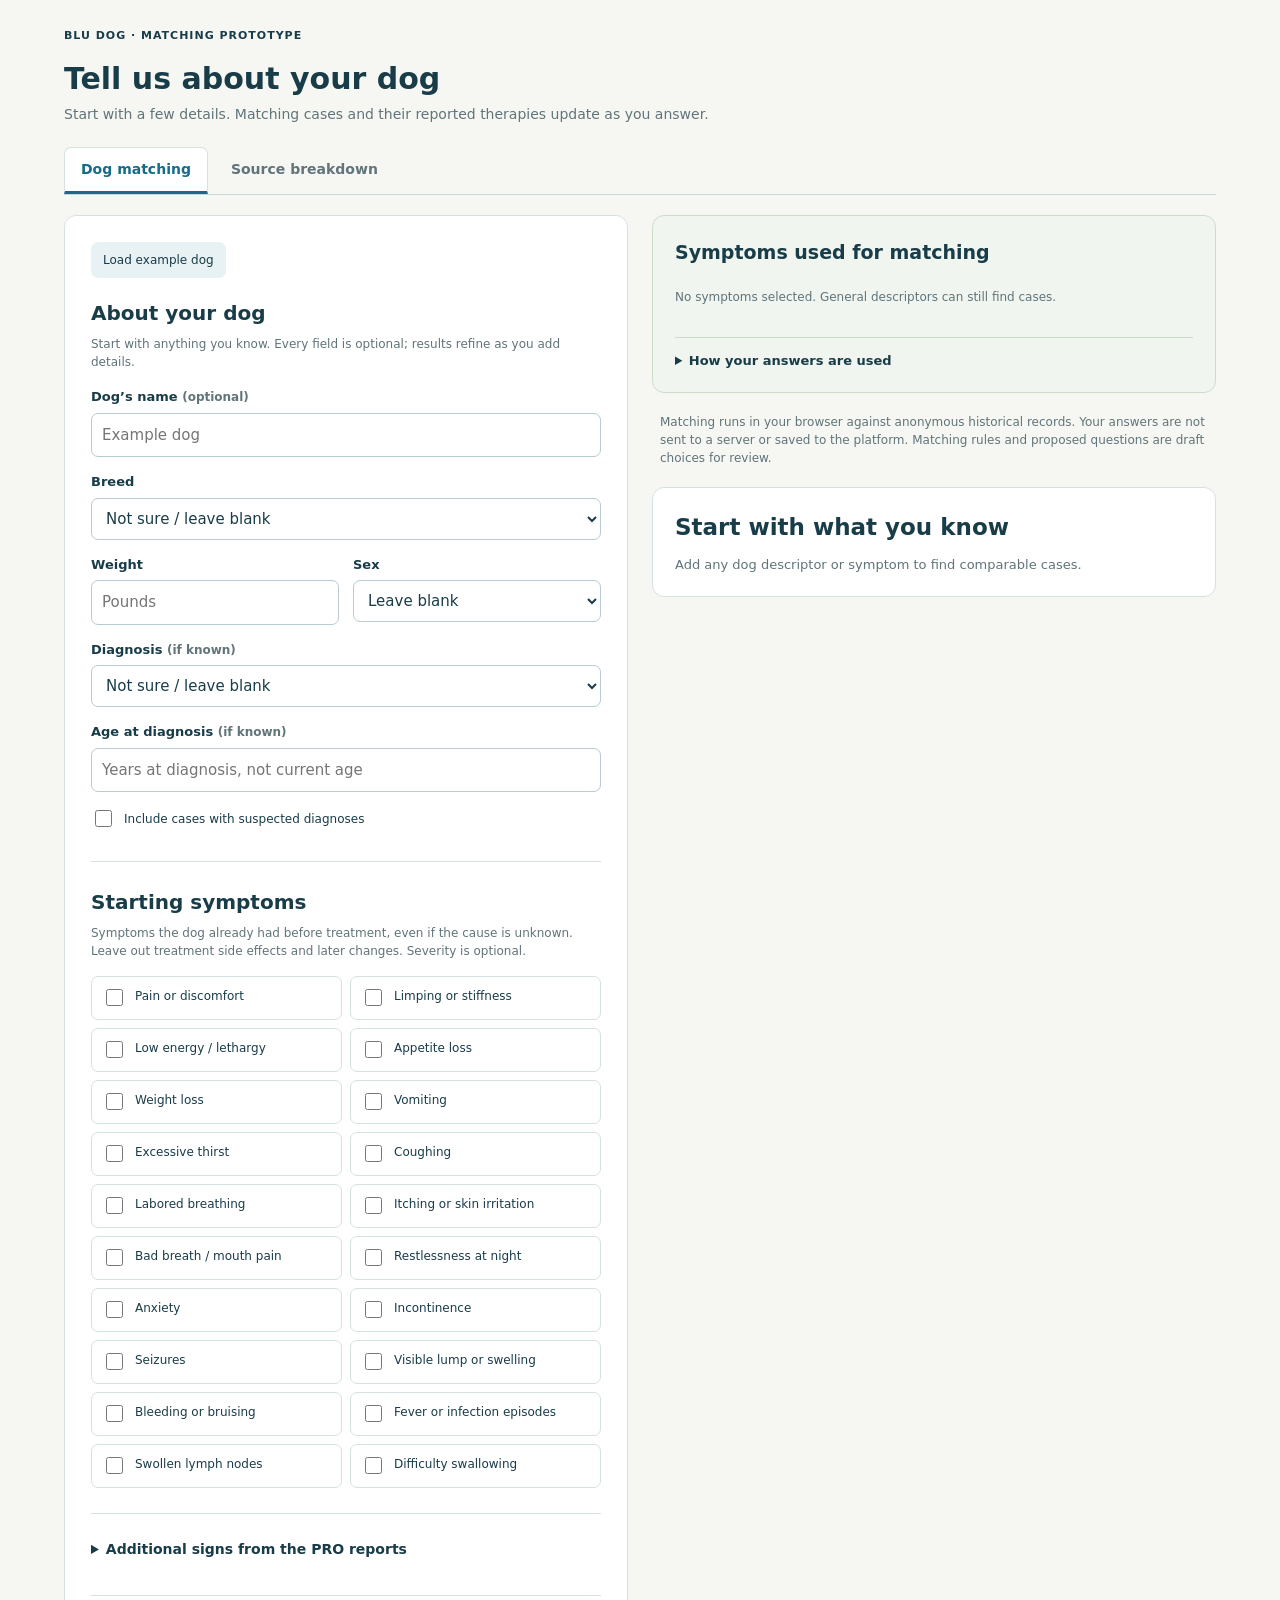
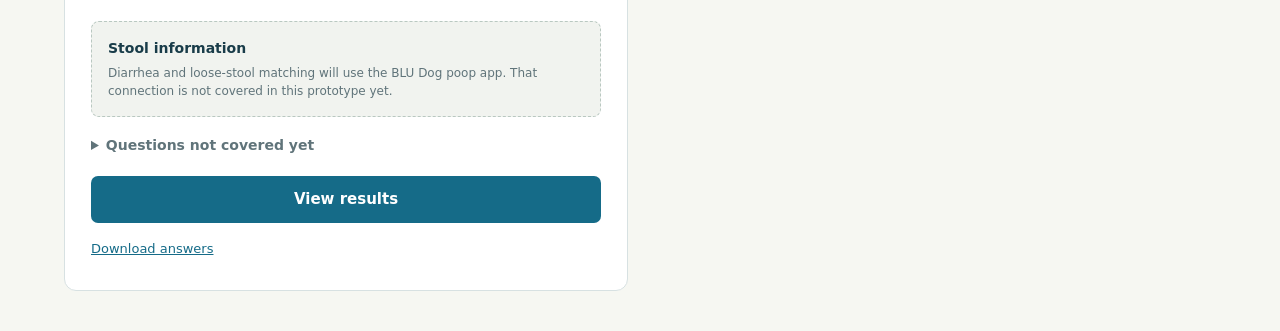
<file: questionnaire.html>
<!doctype html>
<html lang="en">
<head>
<meta charset="utf-8"><meta name="viewport" content="width=device-width,initial-scale=1">
<title>BLU Dog · Find similar cases</title><link rel="icon" href="data:,"><link rel="stylesheet" href="./questionnaire.css">
<style>
*{box-sizing:border-box}body{margin:0;background:#f6f7f2;color:#193c49;font:15px/1.5 system-ui,sans-serif}header{max-width:1200px;margin:auto;padding:28px 24px 20px}.topline{display:flex;align-items:center;justify-content:space-between;gap:16px;font-size:11px;font-weight:750;letter-spacing:.09em}.topline a{font-weight:400;letter-spacing:0;color:#156b88;font-size:13px}h1{font-size:30px;line-height:1.15;margin:17px 0 8px}header p{margin:0;color:#60747a;font-size:14px}main{max-width:1200px;margin:0 auto 40px;padding:0 24px;display:grid;grid-template-columns:minmax(0,1.25fr) minmax(300px,.85fr);gap:24px;align-items:start}form{background:white;border:1px solid #d7e1e2;border-radius:12px;padding:26px}form label{display:block;margin:15px 0 6px;font-size:13px;font-weight:650}input,select,button{font:inherit}input:not([type=checkbox]):not([type=radio]),select{display:block;width:100%;padding:10px;border:1px solid #b8cbd0;border-radius:7px;color:#193c49;background:white}button{border:0;border-radius:7px;background:#156b88;color:white;font-size:13px;padding:12px;cursor:pointer}button:disabled{opacity:.5;cursor:default}.secondary{background:#e8f1f3;color:#193c49}.form-buttons{margin-top:20px}.review-column{position:sticky;top:24px}.review-tools{padding:0 8px}.load-error{color:#953e34}button:focus-visible,input:focus-visible,select:focus-visible,a:focus-visible{outline:3px solid #b87f35;outline-offset:2px}@media(max-width:900px){main{grid-template-columns:1fr}.review-column{position:static}}@media(max-width:520px){header{padding:20px 16px}main{padding:0 16px}form{padding:20px}h1{font-size:27px}.topline{align-items:start}}
</style>
<style>
.review-tabs{display:flex;gap:6px;border-bottom:1px solid #c9d7d8;margin-top:22px}.review-tabs a{padding:11px 16px;border:1px solid transparent;border-bottom:3px solid transparent;border-radius:7px 7px 0 0;color:#60747a;text-decoration:none;font-size:14px;font-weight:650}.review-tabs a:hover{background:#edf2ee;color:#193c49}.review-tabs a[aria-current=page]{background:white;border-color:#d7e1e2;border-bottom-color:#156b88;color:#156b88}.review-tabs a:focus-visible{outline:3px solid #b87f35;outline-offset:2px}@media(max-width:520px){.review-tabs a{padding:10px 12px;font-size:13px}}
</style>
<link rel="stylesheet" href="./matching.css">
</head>
<body>
<header><div class="topline"><span>BLU DOG · MATCHING PROTOTYPE</span></div><h1>Tell us about your dog</h1><p>Start with a few details. Matching cases and their reported therapies update as you answer.</p><nav class="review-tabs" aria-label="Review sections"><a href="./questionnaire.html" aria-current="page">Dog matching</a><a href="./index.html">Source breakdown</a></nav></header>
<main>
<form id="query"><button id="example" type="button" class="secondary form-example" disabled>Load example dog</button><div id="dog-fields"><p>Loading questions…</p></div><div class="form-buttons"><button id="search" type="submit" disabled>View results</button><button id="download" type="button" disabled>Download answers</button></div></form>
<aside class="review-column"><section id="translation" class="translation"><h2>Symptoms for matching</h2><p class="question-hint">Your answers will appear here.</p></section><div class="review-tools"><p>Matching runs in your browser against anonymous historical records. Your answers are not sent to a server or saved to the platform. Matching rules and proposed questions are draft choices for review.</p></div><div id="matching-results" tabindex="-1" aria-live="polite"><div class="results-placeholder"><h2>Find comparable cases</h2><p>Add any dog descriptor or symptom. Results update automatically, or load the example dog.</p></div></div></aside>
</main>
<script type="module" src="./questionnaire-page.js"></script>
</body>
</html>
</file>
<file: questionnaire.css>
.form-section{padding:0 0 25px;margin:0 0 25px;border-bottom:1px solid #d7e1e2}.form-section h2{font-size:20px;margin:0 0 6px}.question-hint,.optional{font-size:12px;color:#60747a;line-height:1.5}.question-hint{margin:7px 0 16px}.profile-pair{display:grid;grid-template-columns:1fr 1fr;gap:14px}.plain-check{display:flex!important;align-items:center;gap:9px;font-size:12px!important;font-weight:400!important}.plain-check input,.symptom-check input{accent-color:#156b88;flex:none;width:17px;height:17px}
.scale-question{border:0;padding:0;margin:25px 0;min-width:0}.scale-question legend{font-size:14px;font-weight:650;margin-bottom:11px}.scale-choices{display:grid;grid-template-columns:repeat(5,minmax(0,1fr));gap:7px}.scale-option{display:block;position:relative;margin:0!important;font-weight:400!important;cursor:pointer}.scale-option input[type=radio]{position:absolute;width:1px;height:1px;opacity:0;padding:0}.scale-option>span{display:flex;flex-direction:column;align-items:center;text-align:center;gap:6px;border:1px solid #b8cbd0;border-radius:8px;padding:10px 4px;min-height:92px;background:white;color:#173b48}.scale-option strong{font-size:19px}.scale-option small{font-size:11px;line-height:1.3}.scale-option input:checked+span{border:2px solid #156b88;background:#e7f1f3;padding:9px 3px}.scale-option input:focus-visible+span{outline:3px solid #b87f35;outline-offset:2px}.skip-question{display:block;width:auto!important;background:none!important;color:#60747a!important;padding:4px 0!important;font-size:11px!important;font-weight:400!important;margin-top:7px!important;text-decoration:underline;border:0;cursor:pointer}
.symptom-checks{display:grid;grid-template-columns:1fr 1fr;gap:8px}.symptom-check{display:flex!important;align-items:start;gap:9px;font-size:12px!important;font-weight:400!important;margin:0!important;padding:10px;border:1px solid #d7e1e2;border-radius:7px;cursor:pointer}.symptom-check input{margin-top:2px}.symptom-check:has(input:checked){background:#edf4ef;border-color:#91b4a2}.stool-pending{padding:16px;background:#f1f3ef;border:1px dashed #b9c8c1;border-radius:8px}.stool-pending h3{font-size:14px;margin:0 0 5px}.stool-pending p{font-size:12px;color:#60747a;margin:0;line-height:1.5}
.translation{padding:22px;background:#f0f5ef;border:1px solid #cddcca;border-radius:12px;margin-bottom:20px}.translation h2{font-size:19px;margin:0 0 14px}.derived-symptoms{display:flex;gap:7px;flex-wrap:wrap}.derived-chip{padding:6px 10px;border:1px solid #b1cbb5;background:white;border-radius:20px;font-size:12px}.conversion-rules{border-top:1px solid #cddcca;padding-top:13px;margin-top:15px}.conversion-rules summary{font-size:13px;cursor:pointer;font-weight:650}.conversion-row{display:grid;gap:3px;border-top:1px solid #d9e4d5;padding:12px 0;font-size:12px}.conversion-row strong{font-size:13px}.conversion-row small{color:#60747a;font-size:11px}.conversion-row:first-child{border:0}
body.matcher .layout{grid-template-columns:minmax(0,1.12fr) minmax(340px,1fr)}body.matcher .intro{margin-bottom:24px}body.matcher h1{font-size:38px}.review-tools{font-size:12px;color:#60747a}.review-tools a{color:#156b88}.review-tools p{margin:8px 0}.form-buttons{display:flex;gap:10px}.form-buttons button{flex:1}
@media(max-width:1000px){body.matcher .layout{grid-template-columns:1fr}.translation{position:static!important}}@media(max-width:520px){.scale-choices{gap:4px}.scale-option small{font-size:10px}.scale-option>span{min-height:96px}.symptom-checks{grid-template-columns:1fr}.form-buttons{flex-direction:column}.profile-pair{gap:10px}}

.form-example{margin:0 0 20px!important;width:auto!important;padding:9px 12px!important;font-size:12px!important}
.symptom-item{border:1px solid #d7e1e2;border-radius:7px;overflow:hidden}.symptom-item .symptom-check{border:0;border-radius:0}.severity-row{margin:0;padding:10px;border:0;background:#f6f8f5;min-width:0}.severity-row[hidden]{display:none}.severity-row legend{font-size:11px;padding-top:8px}.severity-row small{font-size:10px;color:#60747a}.severity-choices{display:flex;gap:5px;flex-wrap:wrap;margin:3px 0 5px}.severity-choices label{position:relative;margin:0;font-weight:500}.severity-choices input{position:absolute;width:1px;height:1px;opacity:0}.severity-choices span{display:block;padding:5px 9px;border:1px solid #b8cbd0;background:white;border-radius:5px;font-size:12px}.severity-choices input:checked+span{background:#156b88;color:white;border-color:#156b88}.severity-choices input:focus-visible+span{outline:3px solid #b87f35;outline-offset:2px}.extra-symptoms summary,.coverage-notes summary{cursor:pointer;font-weight:650;font-size:14px}.coverage-notes{margin-top:18px;font-size:12px;color:#60747a}.coverage-notes ul{padding-left:20px}.extra-symptoms>summary{margin-bottom:10px}.coverage-notes a{color:#156b88}
</file>
<file: matching.css>
main{grid-template-columns:minmax(0,1fr) minmax(0,1fr)}.review-column{position:static;min-width:0}.form-buttons{flex-wrap:wrap}.form-buttons #search{flex:1 0 100%;font-size:15px;font-weight:700}.form-buttons #download{flex:none;background:transparent;color:#156b88;padding:6px 0;text-decoration:underline}.results-placeholder,.match-notice,.match-overview{padding:22px;border:1px solid #d7e1e2;border-radius:12px;background:#fff;margin:0 0 20px}.results-placeholder h2,.match-overview h2,.match-notice h2{font-size:23px;margin:0 0 10px}.match-overview p,.match-notice p,.results-placeholder p{font-size:13px;margin:0;color:#60747a}.result-label{font-size:10px!important;letter-spacing:.08em;font-weight:750;margin:0 0 9px!important;color:#156b88!important}.therapy-summary,.matched-cases{margin:24px 0}.therapy-summary h3,.matched-cases h3{font-size:20px;margin:0 0 8px}.therapy-category{border:1px solid #d7e1e2;border-radius:8px;background:white;margin:8px 0;overflow:hidden}.therapy-category>summary{display:flex;justify-content:space-between;gap:12px;padding:14px;font-size:13px;cursor:pointer}.therapy-category>summary>span:before{content:'▸';margin-right:8px;color:#156b88}.therapy-category[open]>summary>span:before{content:'▾'}.therapy-category strong{white-space:nowrap;font-size:12px}.therapy-children{padding:0 12px}.therapy-list{list-style:none;padding:0 14px 8px;margin:0}.therapy-list li{display:flex;justify-content:space-between;gap:12px;border-top:1px solid #e5ecec;padding:10px 0;font-size:12px}.case-card{border:1px solid #d7e1e2;border-radius:10px;background:white;margin:10px 0;overflow:hidden}.case-card>summary{display:flex;justify-content:space-between;gap:14px;padding:17px;cursor:pointer}.case-card>summary strong{font-size:14px}.case-card>summary strong:before{content:'▸';margin-right:8px;color:#156b88}.case-card[open]>summary strong:before{content:'▾'}.case-card small{display:block;color:#60747a;font-size:11px;margin-top:5px}.case-score{font-size:11px;white-space:nowrap;color:#156b88}.case-body{padding:0 17px 17px}.case-body h4{font-size:13px;margin:0 0 10px}.reported-therapies{display:flex;gap:6px;flex-wrap:wrap}.therapy-chip{background:#edf4ef;border:1px solid #d4e3d6;padding:5px 8px;border-radius:6px;font-size:12px}.match-reasons{margin-top:15px;font-size:12px;color:#60747a}.match-reasons summary{cursor:pointer}.match-reasons ul{padding-left:18px;line-height:1.8}#matching-results:focus{outline:none}#matching-results{scroll-margin-top:20px}.review-tools{margin-bottom:20px}@media(max-width:900px){main{grid-template-columns:1fr}}@media(max-width:520px){.case-card>summary{flex-direction:column;gap:7px}.case-score{padding-left:16px}}
.therapy-category>summary{align-items:flex-start;gap:8px}.therapy-category>summary strong{font-size:11px;white-space:normal;text-align:right;max-width:165px}.therapy-list li{gap:10px;align-items:flex-start}.therapy-list li strong{font-size:10px;text-align:right;white-space:normal;max-width:135px}.case-score{font-size:11px;max-width:98px;white-space:normal!important;text-align:right}.category-note{padding:0 14px 12px}.scoring-explanation{font-size:12px;color:#60747a;margin:12px 0}.scoring-explanation summary{cursor:pointer;font-weight:650;color:#193c49}.therapy-chip small{font-size:10px}
</file>
